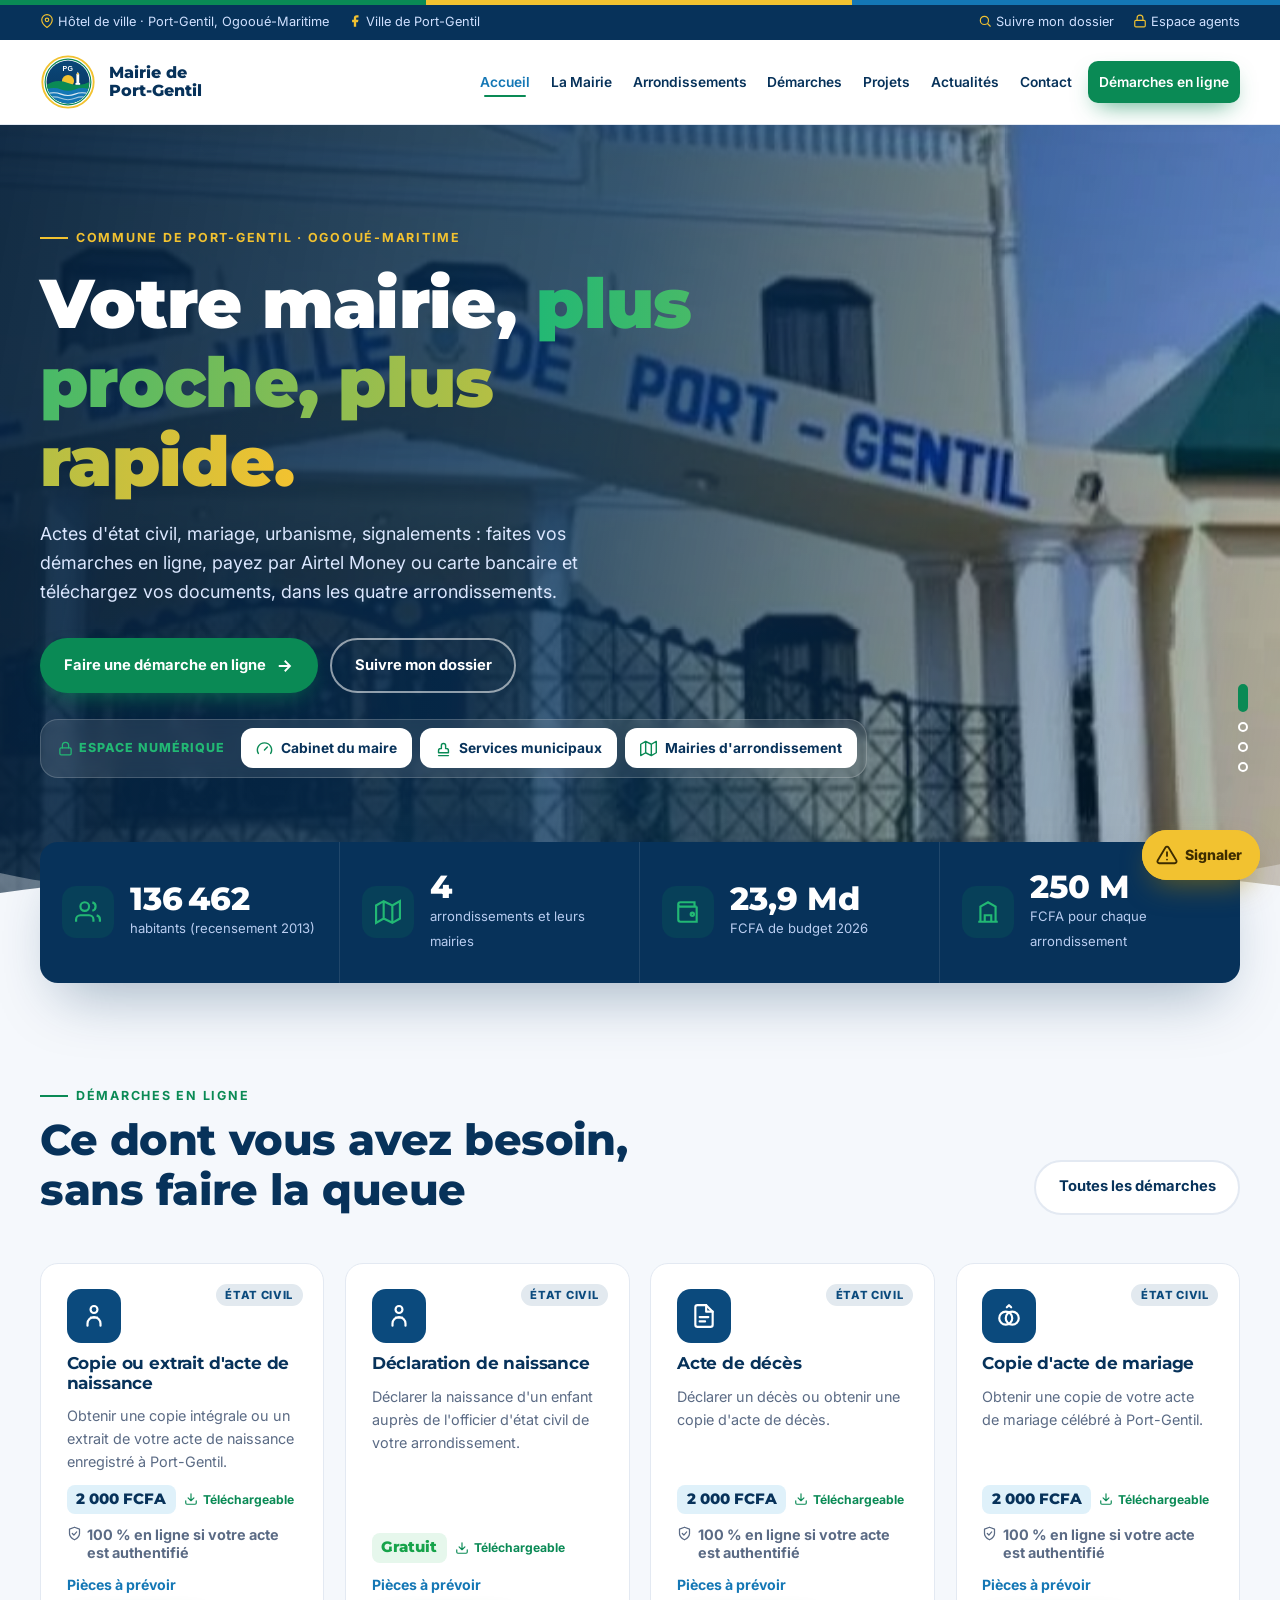
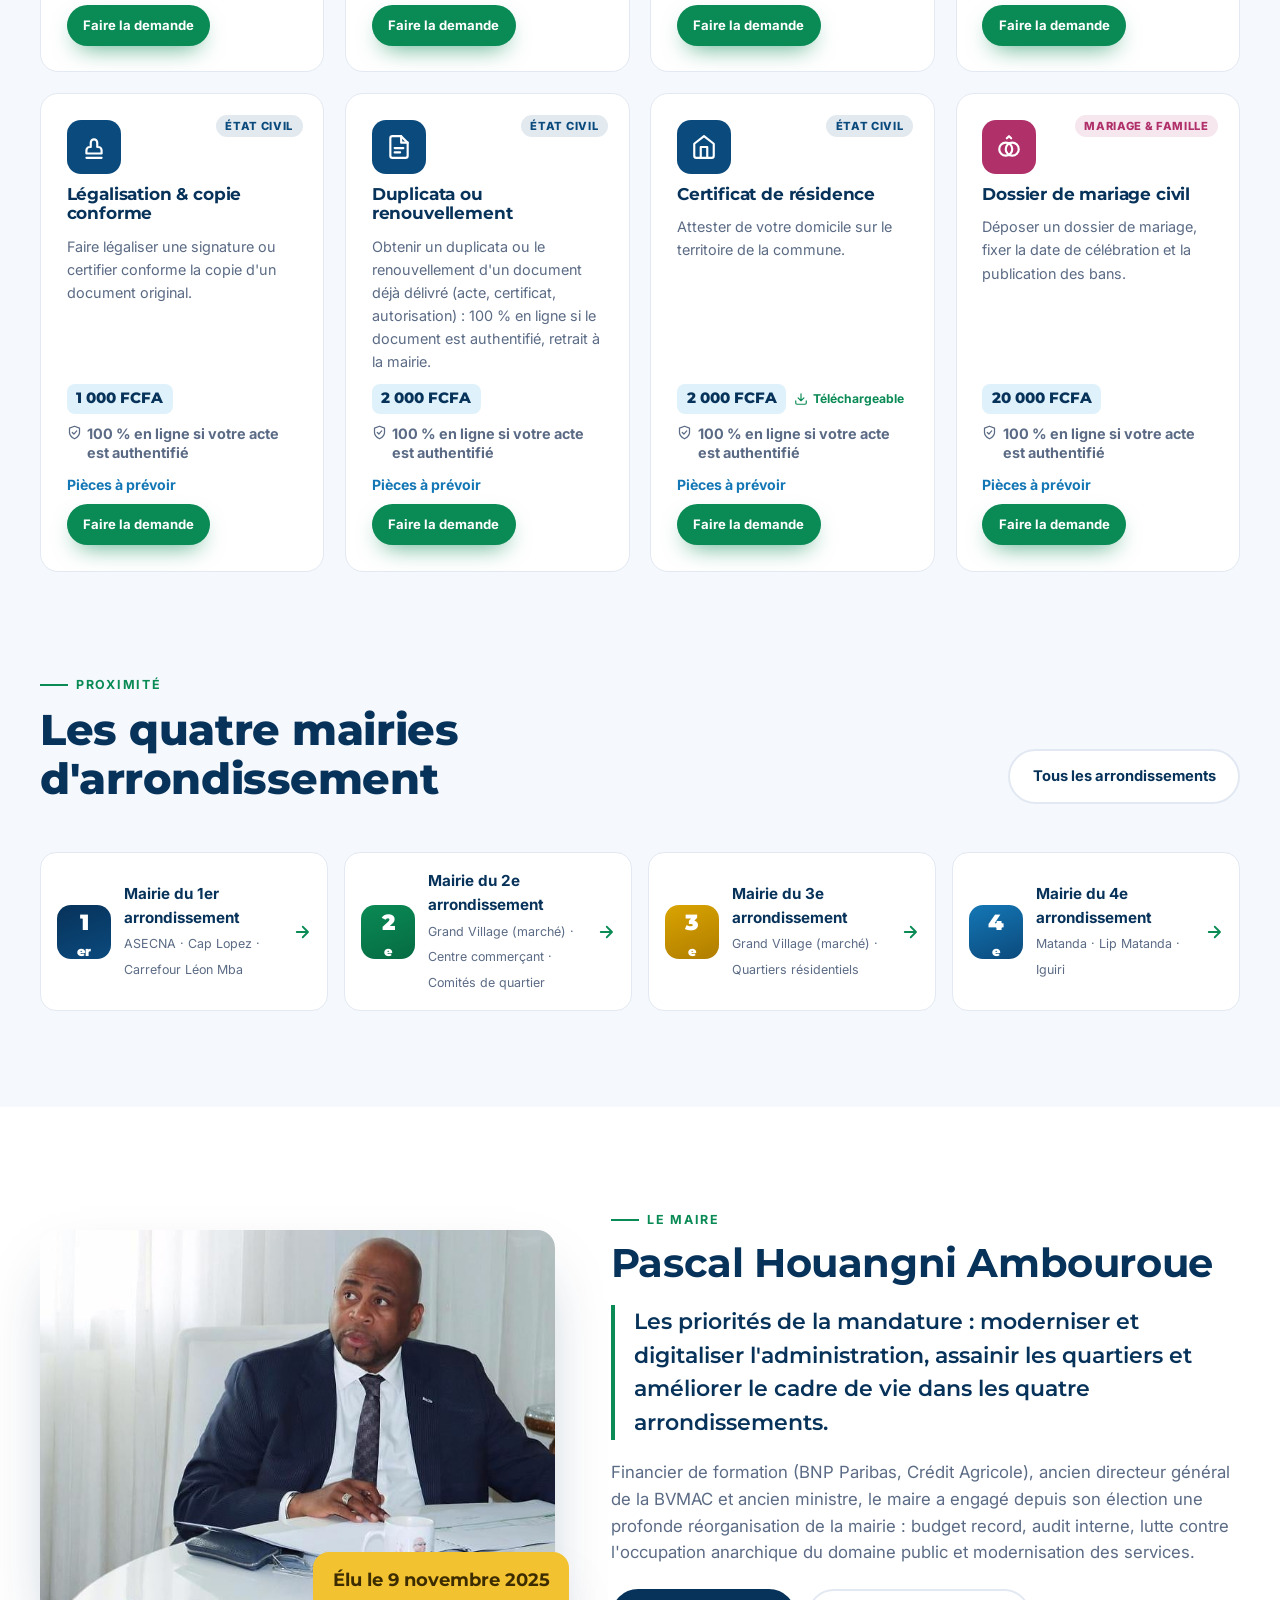
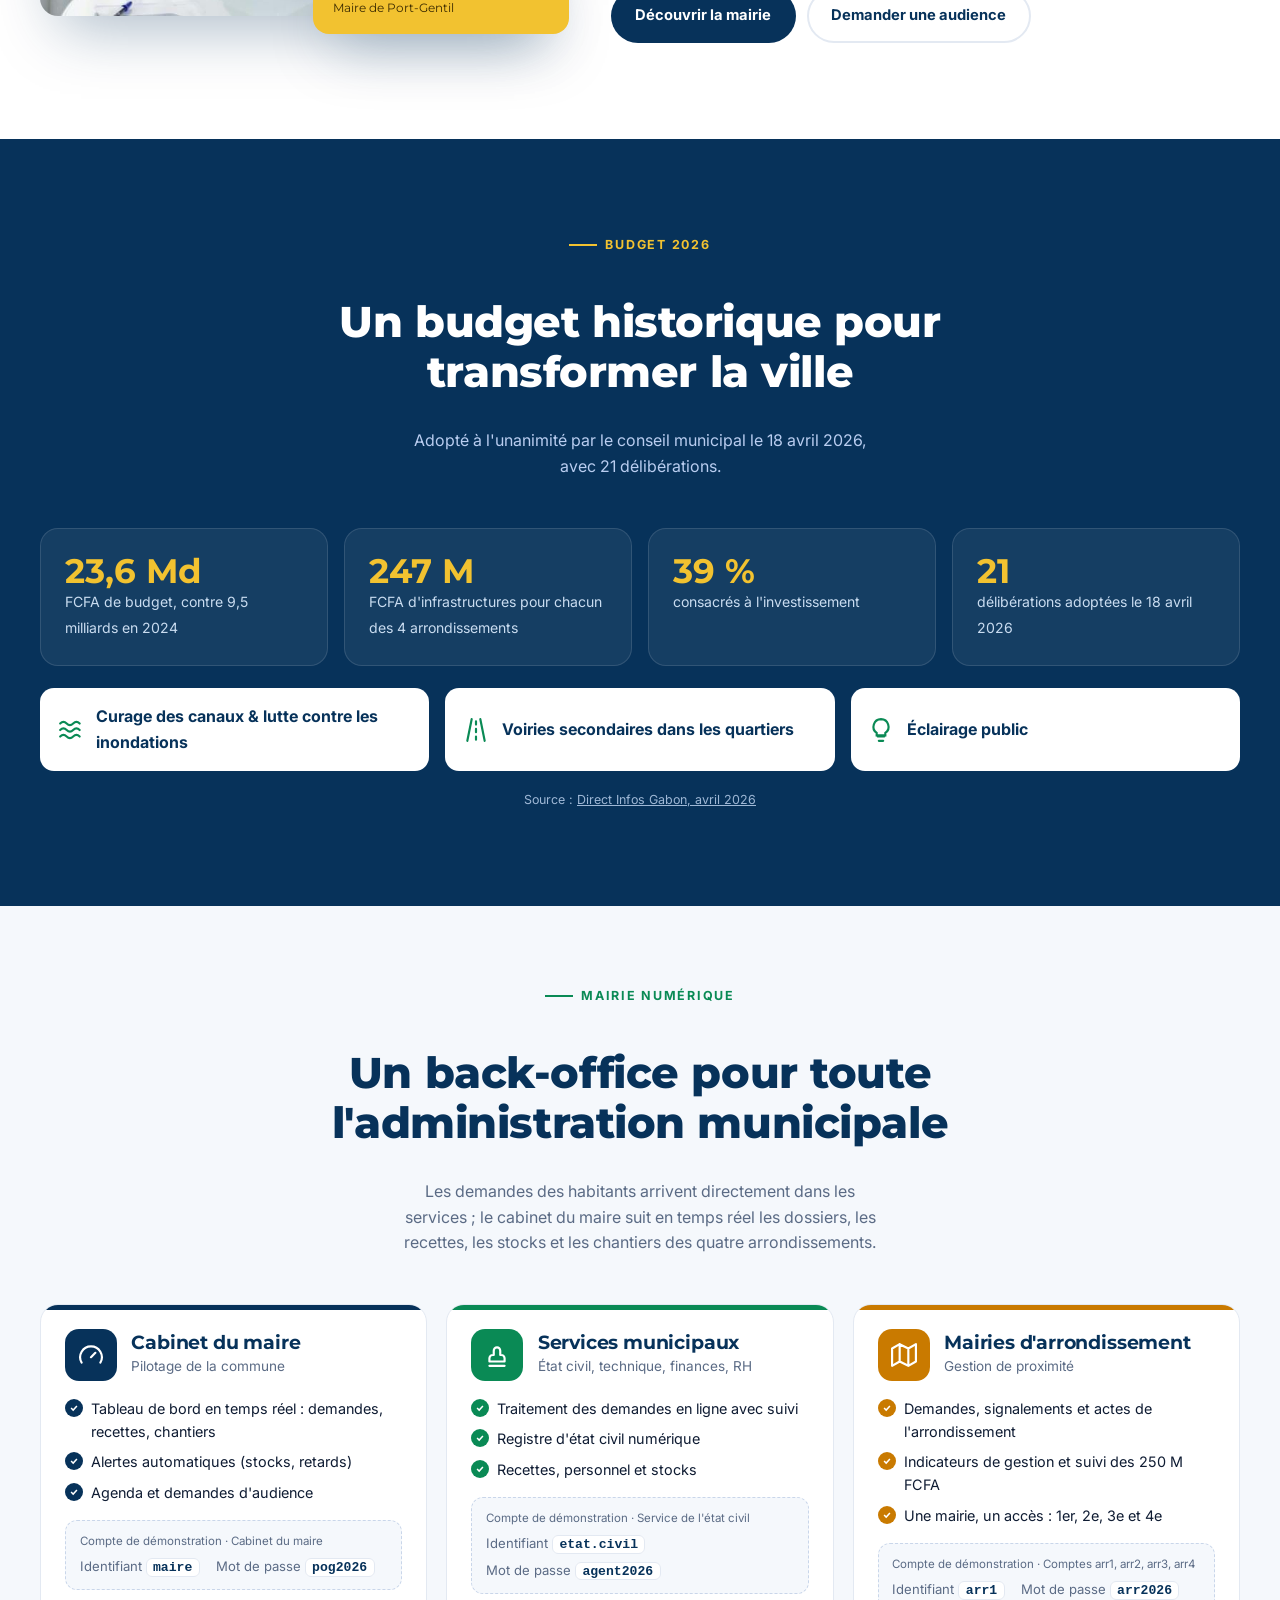
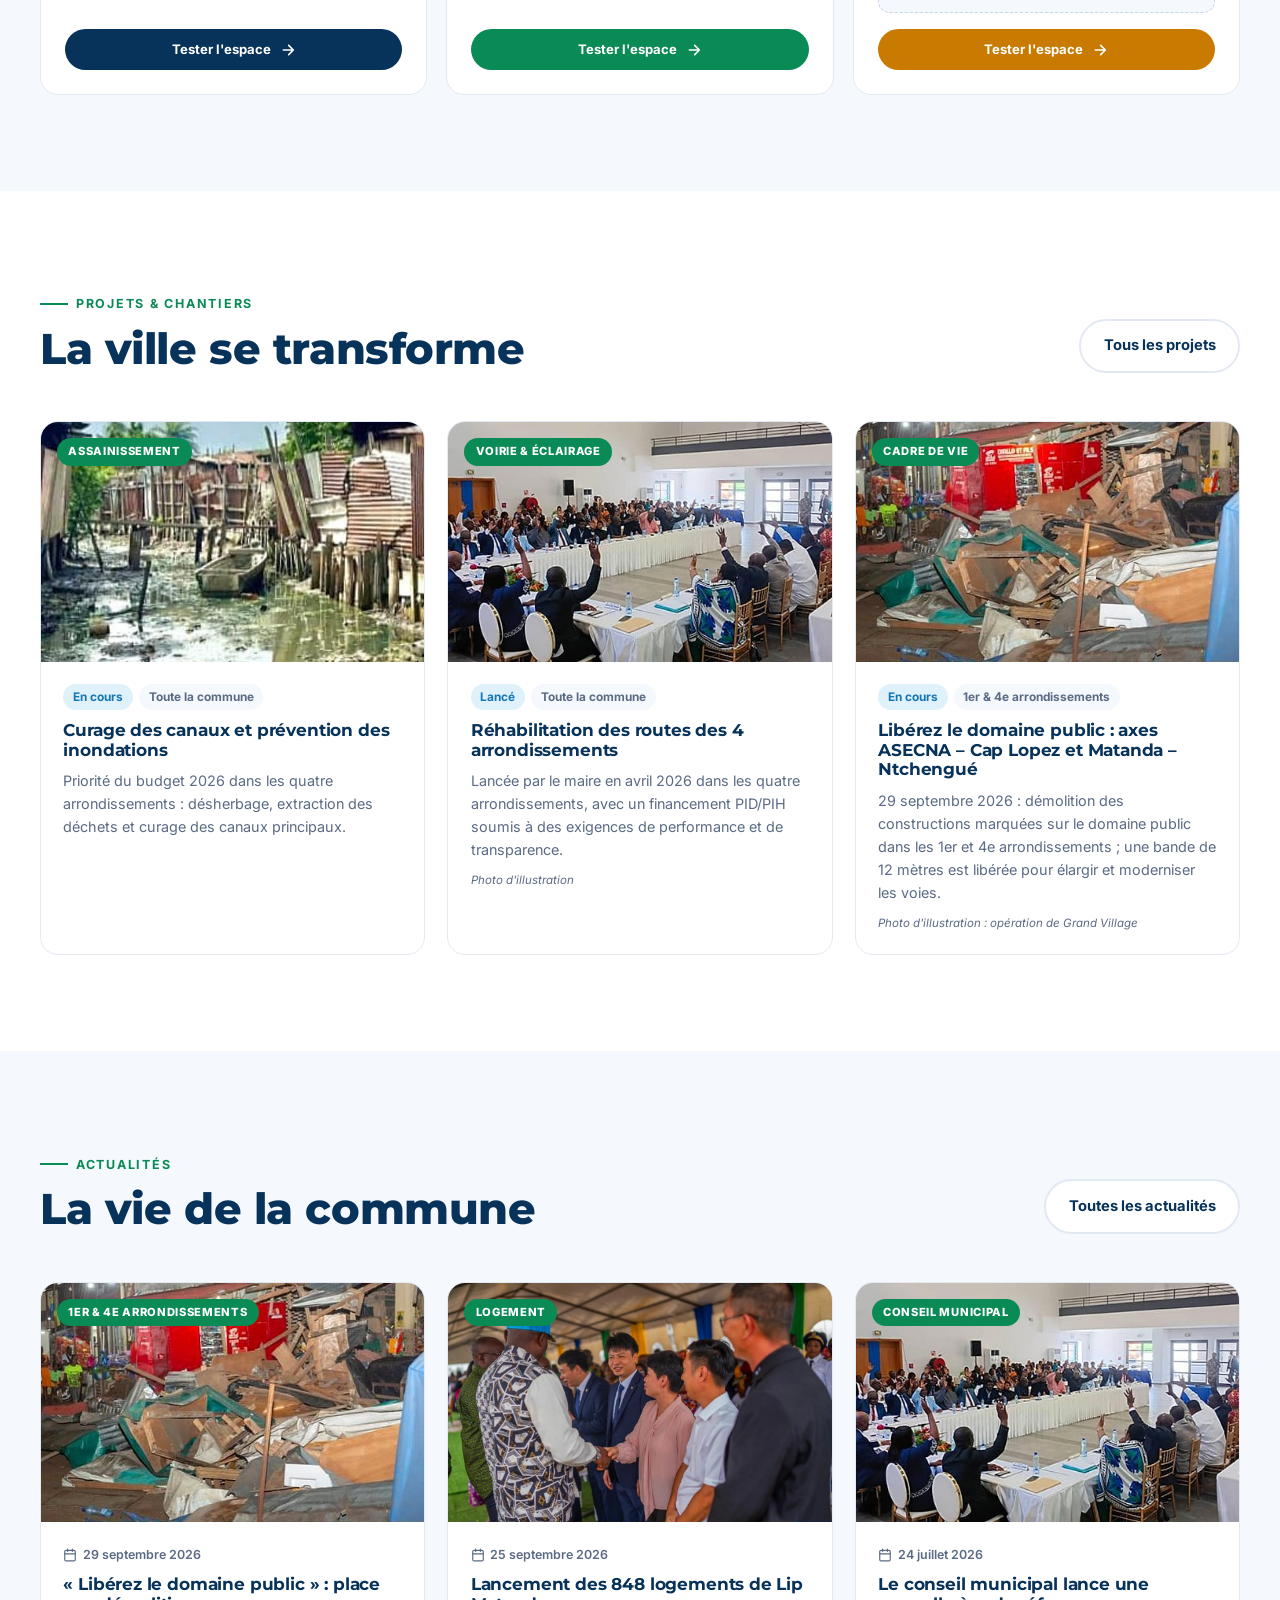
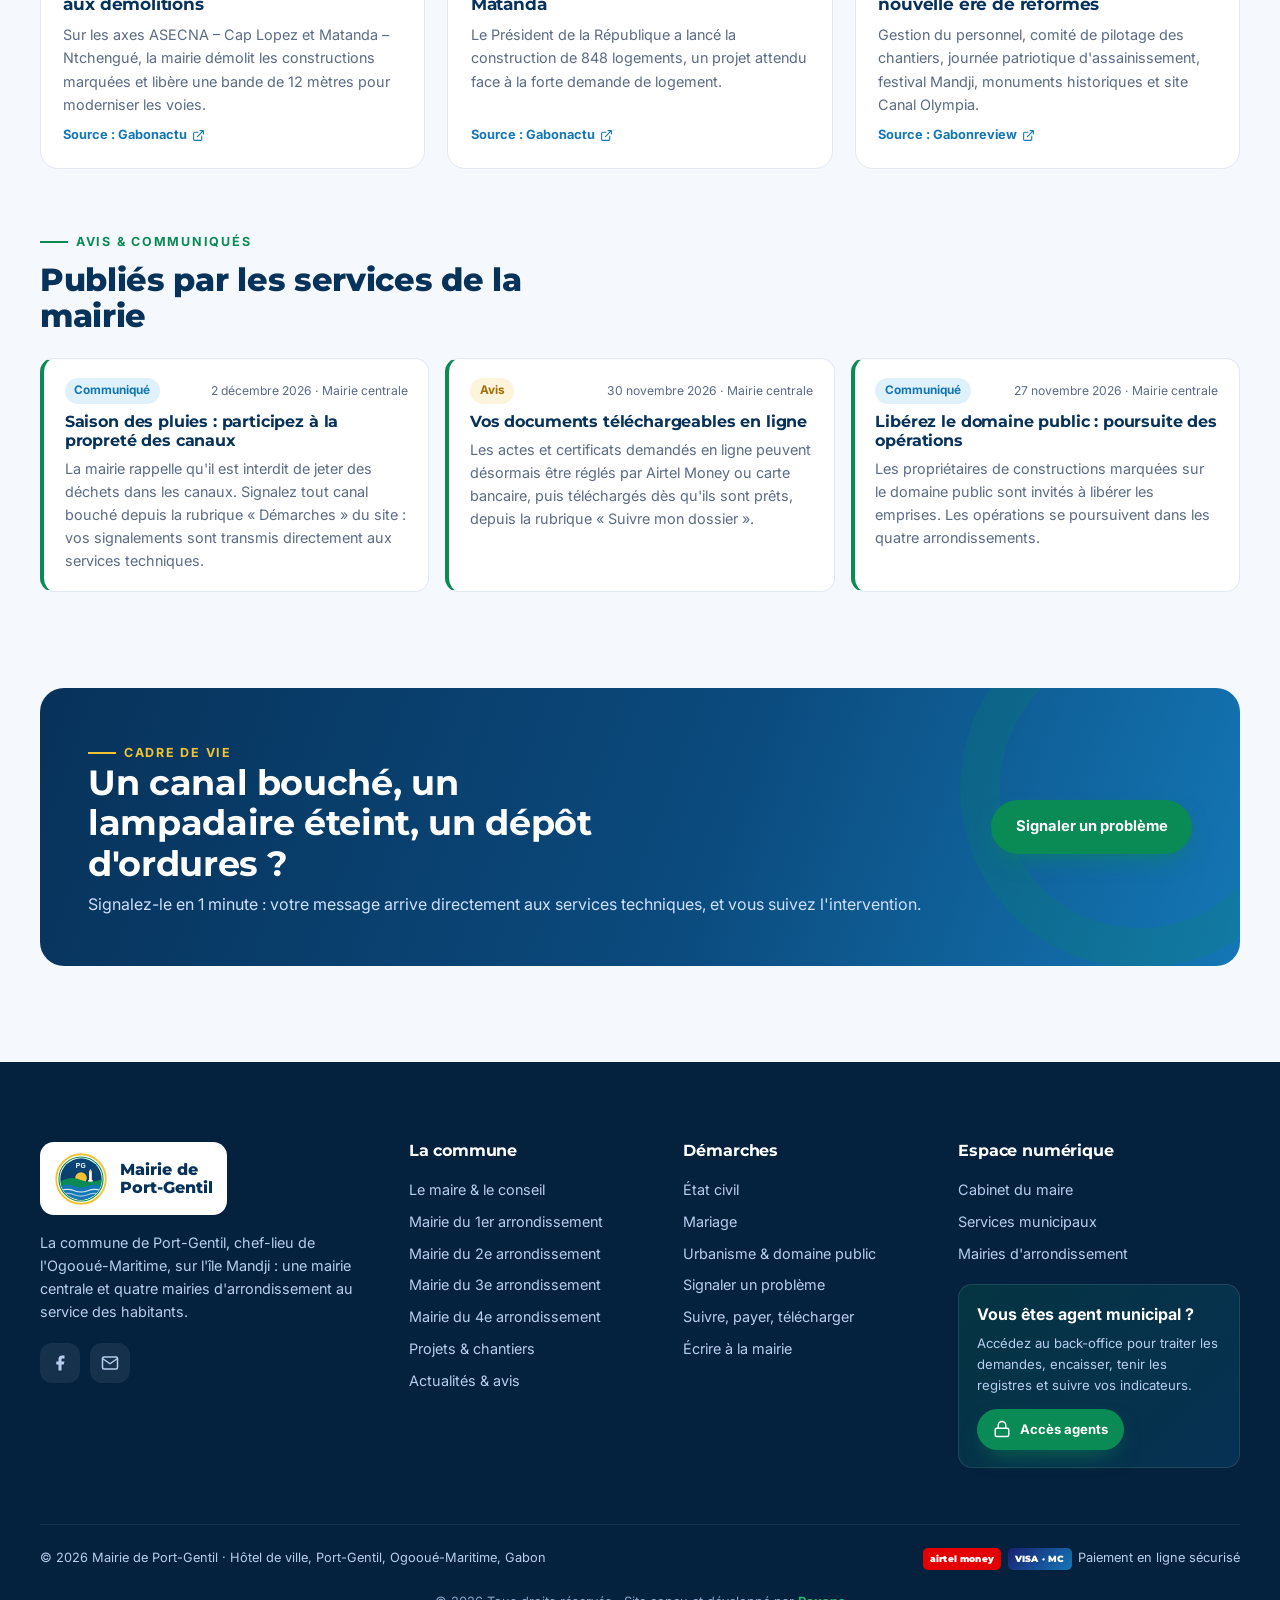
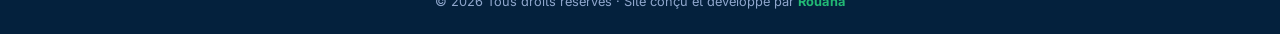
<file: index.html>
<!doctype html>
<html lang="fr">
<head>
<meta charset="utf-8">
<meta name="viewport" content="width=device-width, initial-scale=1">
<meta name="color-scheme" content="only light">
<meta name="theme-color" content="#07325a">
<title>Mairie de Port-Gentil – Démarches en ligne, projets et actualités</title>
<meta name="description" content="Mairie de Port-Gentil (Ogooué-Maritime, Gabon) : démarches d'état civil en ligne, suivi de dossier, signalements, projets des quatre arrondissements et actualités de la commune.">
<meta property="og:title" content="Mairie de Port-Gentil">
<meta property="og:description" content="Une mairie moderne au service des habitants : démarches en ligne, suivi de dossier, projets et actualités.">
<meta property="og:image" content="assets/img/hotel-de-ville.jpg">
<link rel="icon" href="assets/img/logo-pog.svg">
<link rel="preconnect" href="https://fonts.googleapis.com"><link rel="preconnect" href="https://fonts.gstatic.com" crossorigin>
<link href="https://fonts.googleapis.com/css2?family=Inter:wght@400;500;600;700&family=Montserrat:wght@600;700;800;900&display=swap" rel="stylesheet">
<link rel="stylesheet" href="assets/css/style.css">
</head>
<body data-page="index">
<div class="flagbar"></div>
<div id="site-header"></div>

<section class="hero" style="padding:0">
  <div class="hero-slides">
    <figure class="on"><img src="assets/img/hotel-de-ville.jpg" alt="" style="object-position:center 40%"></figure>
    <figure><img src="assets/img/lip-matanda-perspective.jpg" alt=""></figure>
    <figure><img src="assets/img/conseil-municipal.jpg" alt=""></figure>
    <figure><img src="assets/img/lip-matanda-ceremonie.jpg" alt="" style="object-position:70% 30%"></figure>
  </div>
  <div class="wrap">
    <span class="eyebrow rv">Commune de Port-Gentil · Ogooué-Maritime</span>
    <h1 class="rv d1">Votre mairie, <em>plus proche, plus rapide.</em></h1>
    <p class="lead rv d2">Actes d'état civil, mariage, urbanisme, signalements : faites vos démarches en ligne, payez par Airtel Money ou carte bancaire et téléchargez vos documents, dans les quatre arrondissements.</p>
    <div class="cta rv d3">
      <a class="btn btn-orange" href="demarches.html#demande">Faire une démarche en ligne <svg viewBox="0 0 24 24" fill="none" stroke="currentColor" stroke-width="2.4"><path d="M5 12h14M13 5l7 7-7 7"/></svg></a>
      <a class="btn btn-ghost" href="demarches.html#suivi">Suivre mon dossier</a>
    </div>
    <div class="quick rv d3" id="quick-access"></div>
  </div>
  <div class="hero-dots"></div>
  <svg class="wave" viewBox="0 0 1440 110" preserveAspectRatio="none" aria-hidden="true">
    <path d="M0 60 C 240 110 480 10 720 50 S 1200 100 1500 40 V110 H0Z" fill="rgba(245,248,252,.35)"/>
    <path d="M0 80 C 300 40 520 110 760 80 S 1180 40 1500 80 V110 H0Z" fill="#f5f8fc"/>
  </svg>
</section>

<div class="stats"><div class="wrap"><div class="grid">
  <div class="stat"><div class="ic"><svg viewBox="0 0 24 24" fill="none" stroke="currentColor" stroke-width="2"><path d="M17 21v-2a4 4 0 00-4-4H5a4 4 0 00-4 4v2"/><circle cx="9" cy="7" r="4"/><path d="M23 21v-2a4 4 0 00-3-3.87M16 3.13a4 4 0 010 7.75"/></svg></div><div><b data-count="136462">0</b><span>habitants (recensement 2013)</span></div></div>
  <div class="stat"><div class="ic"><svg viewBox="0 0 24 24" fill="none" stroke="currentColor" stroke-width="2"><path d="M1 6v16l7-4 8 4 7-4V2l-7 4-8-4-7 4zM8 2v16M16 6v16"/></svg></div><div><b data-count="4">0</b><span>arrondissements et leurs mairies</span></div></div>
  <div class="stat"><div class="ic"><svg viewBox="0 0 24 24" fill="none" stroke="currentColor" stroke-width="2"><path d="M20 7H5a2 2 0 010-4h13v4M3 5v14a2 2 0 002 2h15V7"/><circle cx="16" cy="14" r="1.5"/></svg></div><div><b data-count="23.9" data-dec="1" data-suffix=" Md">0</b><span>FCFA de budget 2026</span></div></div>
  <div class="stat"><div class="ic"><svg viewBox="0 0 24 24" fill="none" stroke="currentColor" stroke-width="2"><path d="M3 21h18M5 21V7l7-4 7 4v14M9 21v-6h6v6"/></svg></div><div><b data-count="250" data-suffix=" M">0</b><span>FCFA pour chaque arrondissement</span></div></div>
</div></div></div>

<section>
  <div class="wrap">
    <div class="sec-head">
      <div><span class="eyebrow rv">Démarches en ligne</span><h2 class="rv d1">Ce dont vous avez besoin, sans faire la queue</h2></div>
      <a class="btn btn-line rv" href="demarches.html">Toutes les démarches</a>
    </div>
    <div class="cards swipe" id="dem-grid" data-limit="8"></div>
    <p class="swipe-hint">Faites glisser pour voir plus →</p>
  </div>
</section>

<section style="padding-top:0">
  <div class="wrap">
    <div class="sec-head"><div><span class="eyebrow rv">Proximité</span><h2 class="rv d1">Les quatre mairies d'arrondissement</h2></div><a class="btn btn-line rv" href="arrondissements.html">Tous les arrondissements</a></div>
    <div class="arr-minis" id="arr-home"></div>
  </div>
</section>

<section class="bg-white">
  <div class="wrap mot">
    <div class="ph rv"><img src="assets/img/maire-bureau.jpg" alt="Pascal Houangni Ambouroue, maire de Port-Gentil" loading="lazy"><div class="badge"><b>Élu le 9 novembre 2025</b><span>Maire de Port-Gentil</span></div></div>
    <div>
      <span class="eyebrow rv">Le maire</span>
      <h2 class="rv d1" style="font-size:clamp(1.7rem,3.2vw,2.5rem);color:var(--navy);margin-top:.6rem">Pascal Houangni Ambouroue</h2>
      <blockquote class="rv d2">Les priorités de la mandature : moderniser et digitaliser l'administration, assainir les quartiers et améliorer le cadre de vie dans les quatre arrondissements.</blockquote>
      <p class="lead-p rv d2">Financier de formation (BNP Paribas, Crédit Agricole), ancien directeur général de la BVMAC et ancien ministre, le maire a engagé depuis son élection une profonde réorganisation de la mairie : budget record, audit interne, lutte contre l'occupation anarchique du domaine public et modernisation des services.</p>
      <div class="cta rv d3" style="display:flex;gap:.7rem;flex-wrap:wrap;margin-top:1.4rem"><a class="btn btn-navy" href="mairie.html">Découvrir la mairie</a><a class="btn btn-line" href="demarches.html?d=audience#demande">Demander une audience</a></div>
    </div>
  </div>
</section>

<section class="bg-navy">
  <div class="wrap">
    <div class="center"><div class="sec-head"><span class="eyebrow">Budget 2026</span><h2>Un budget historique pour transformer la ville</h2><p>Adopté à l'unanimité par le conseil municipal le 18 avril 2026, avec 21 délibérations.</p></div></div>
    <div class="budget">
      <div class="bcard rv"><b data-count="23.9" data-dec="1" data-suffix=" Md">0</b><span>FCFA de budget, contre 9,5 milliards en 2024</span></div>
      <div class="bcard rv d1"><b data-count="250" data-suffix=" M">0</b><span>FCFA d'infrastructures pour chacun des 4 arrondissements</span></div>
      <div class="bcard rv d2"><b data-count="40" data-suffix=" %">0</b><span>consacrés à l'investissement</span></div>
      <div class="bcard rv d3"><b data-count="21">0</b><span>délibérations adoptées le 18 avril 2026</span></div>
    </div>
    <div class="prio">
      <div class="rv"><svg viewBox="0 0 24 24" fill="none" stroke="currentColor" stroke-width="2" stroke-linecap="round"><path d="M2 12c2-2 4-2 6 0s4 2 6 0 4-2 6 0M2 18c2-2 4-2 6 0s4 2 6 0 4-2 6 0M2 6c2-2 4-2 6 0s4 2 6 0 4-2 6 0"/></svg>Curage des canaux & lutte contre les inondations</div>
      <div class="rv d1"><svg viewBox="0 0 24 24" fill="none" stroke="currentColor" stroke-width="2" stroke-linecap="round"><path d="M4 22L8 2M20 22L16 2M12 4v3M12 11v3M12 18v3"/></svg>Voiries secondaires dans les quartiers</div>
      <div class="rv d2"><svg viewBox="0 0 24 24" fill="none" stroke="currentColor" stroke-width="2" stroke-linecap="round"><path d="M9 18h6M10 22h4M12 2a7 7 0 00-4 12.7V17h8v-2.3A7 7 0 0012 2z"/></svg>Éclairage public</div>
    </div>
    <p class="src-note center">Source : <a href="https://directinfosgabon.com/mairie-de-port-gentil-un-budget-historique-de-24-milliards-de-fcfa-pour-transformer-la-cite-petroliere/" target="_blank" rel="noopener">Direct Infos Gabon, avril 2026</a></p>
  </div>
</section>

<section class="espace-sec" id="espace-numerique">
  <div class="wrap">
    <div class="center"><div class="sec-head"><span class="eyebrow rv">Mairie numérique</span><h2 class="rv d1">Un back-office pour toute l'administration municipale</h2><p class="rv d2">Les demandes des habitants arrivent directement dans les services ; le cabinet du maire suit en temps réel les dossiers, les recettes, les stocks et les chantiers des quatre arrondissements.</p></div></div>
    <div class="access" id="access-cards"></div>
  </div>
</section>

<section class="bg-white">
  <div class="wrap">
    <div class="sec-head">
      <div><span class="eyebrow rv">Projets & chantiers</span><h2 class="rv d1">La ville se transforme</h2></div>
      <a class="btn btn-line rv" href="projets.html">Tous les projets</a>
    </div>
    <div class="news swipe" id="proj-grid" data-limit="3"></div>
    <p class="swipe-hint">Faites glisser pour voir plus →</p>
  </div>
</section>

<section>
  <div class="wrap">
    <div class="sec-head">
      <div><span class="eyebrow rv">Actualités</span><h2 class="rv d1">La vie de la commune</h2></div>
      <a class="btn btn-line rv" href="actualites.html">Toutes les actualités</a>
    </div>
    <div class="news swipe" id="news" data-limit="3"></div>
    <p class="swipe-hint">Faites glisser pour voir plus →</p>
    <div class="sec-head" style="margin:3.5rem 0 1.4rem"><div><span class="eyebrow rv">Avis & communiqués</span><h2 class="rv d1" style="font-size:clamp(1.4rem,2.6vw,2rem)">Publiés par les services de la mairie</h2></div></div>
    <div class="avis-list" id="avis" data-limit="3"></div>
  </div>
</section>

<section style="padding-top:0">
  <div class="wrap">
    <div class="band rv">
      <div><span class="eyebrow">Cadre de vie</span><h2>Un canal bouché, un lampadaire éteint, un dépôt d'ordures ?</h2><p>Signalez-le en 1 minute : votre message arrive directement aux services techniques, et vous suivez l'intervention.</p></div>
      <a class="btn btn-orange" href="demarches.html?d=signalement#demande">Signaler un problème</a>
    </div>
  </div>
</section>

<div id="site-footer"></div>
<script src="assets/js/data.js"></script>
<script src="assets/js/config.js"></script>
<script src="assets/js/store.js"></script>
<script src="assets/js/main.js"></script>
</body>
</html>
</file>
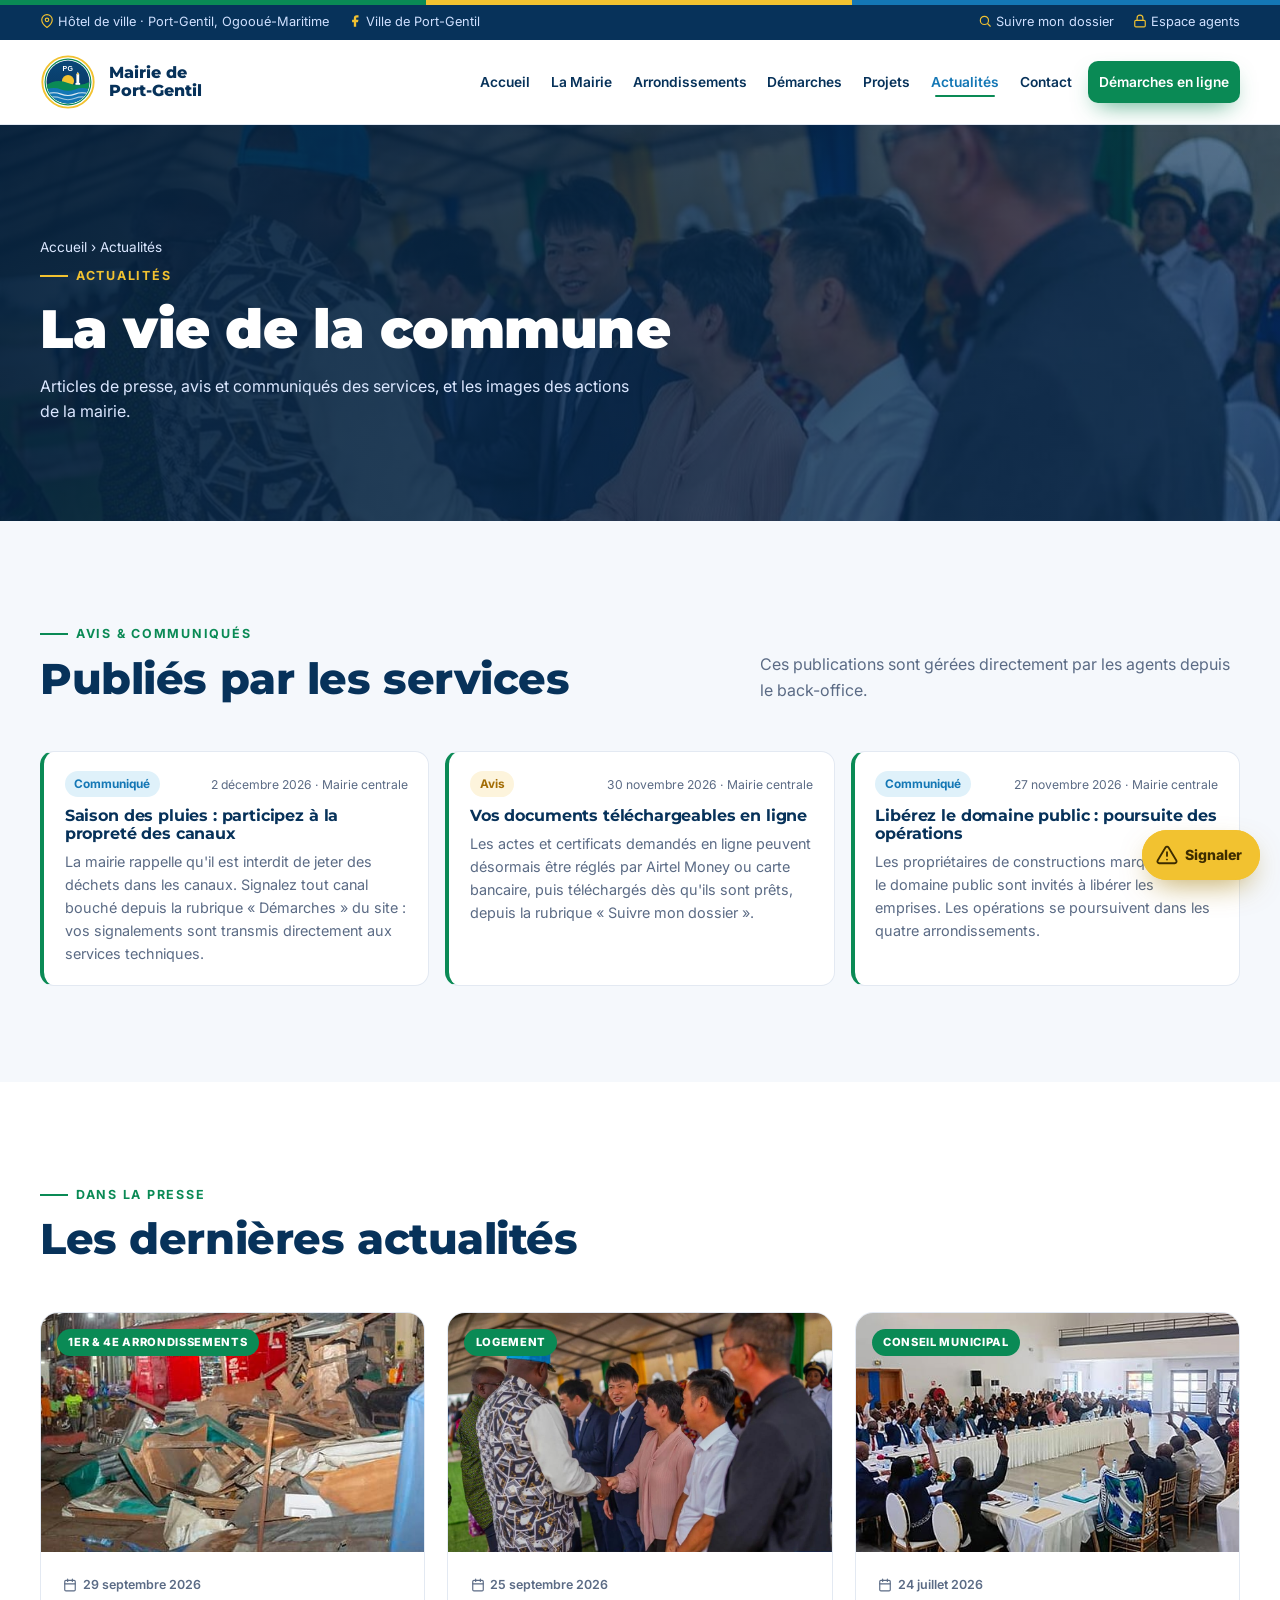
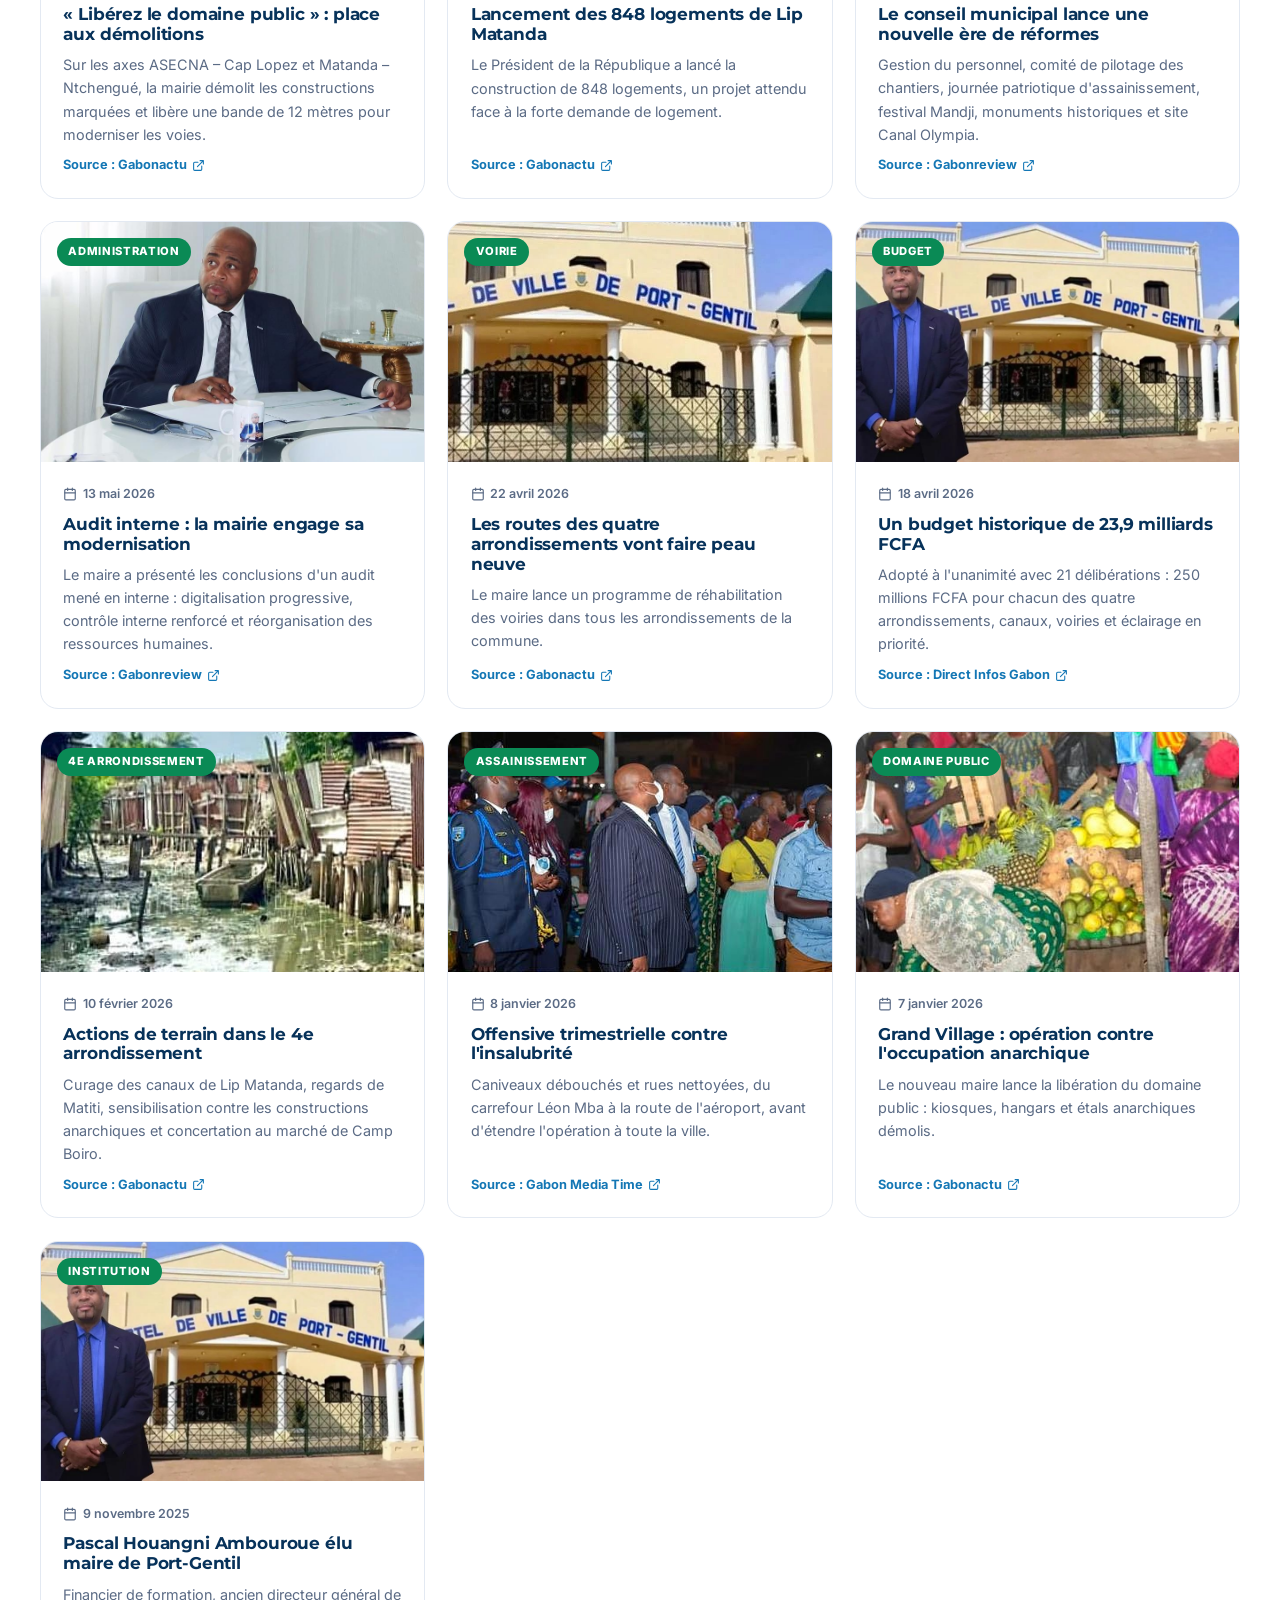
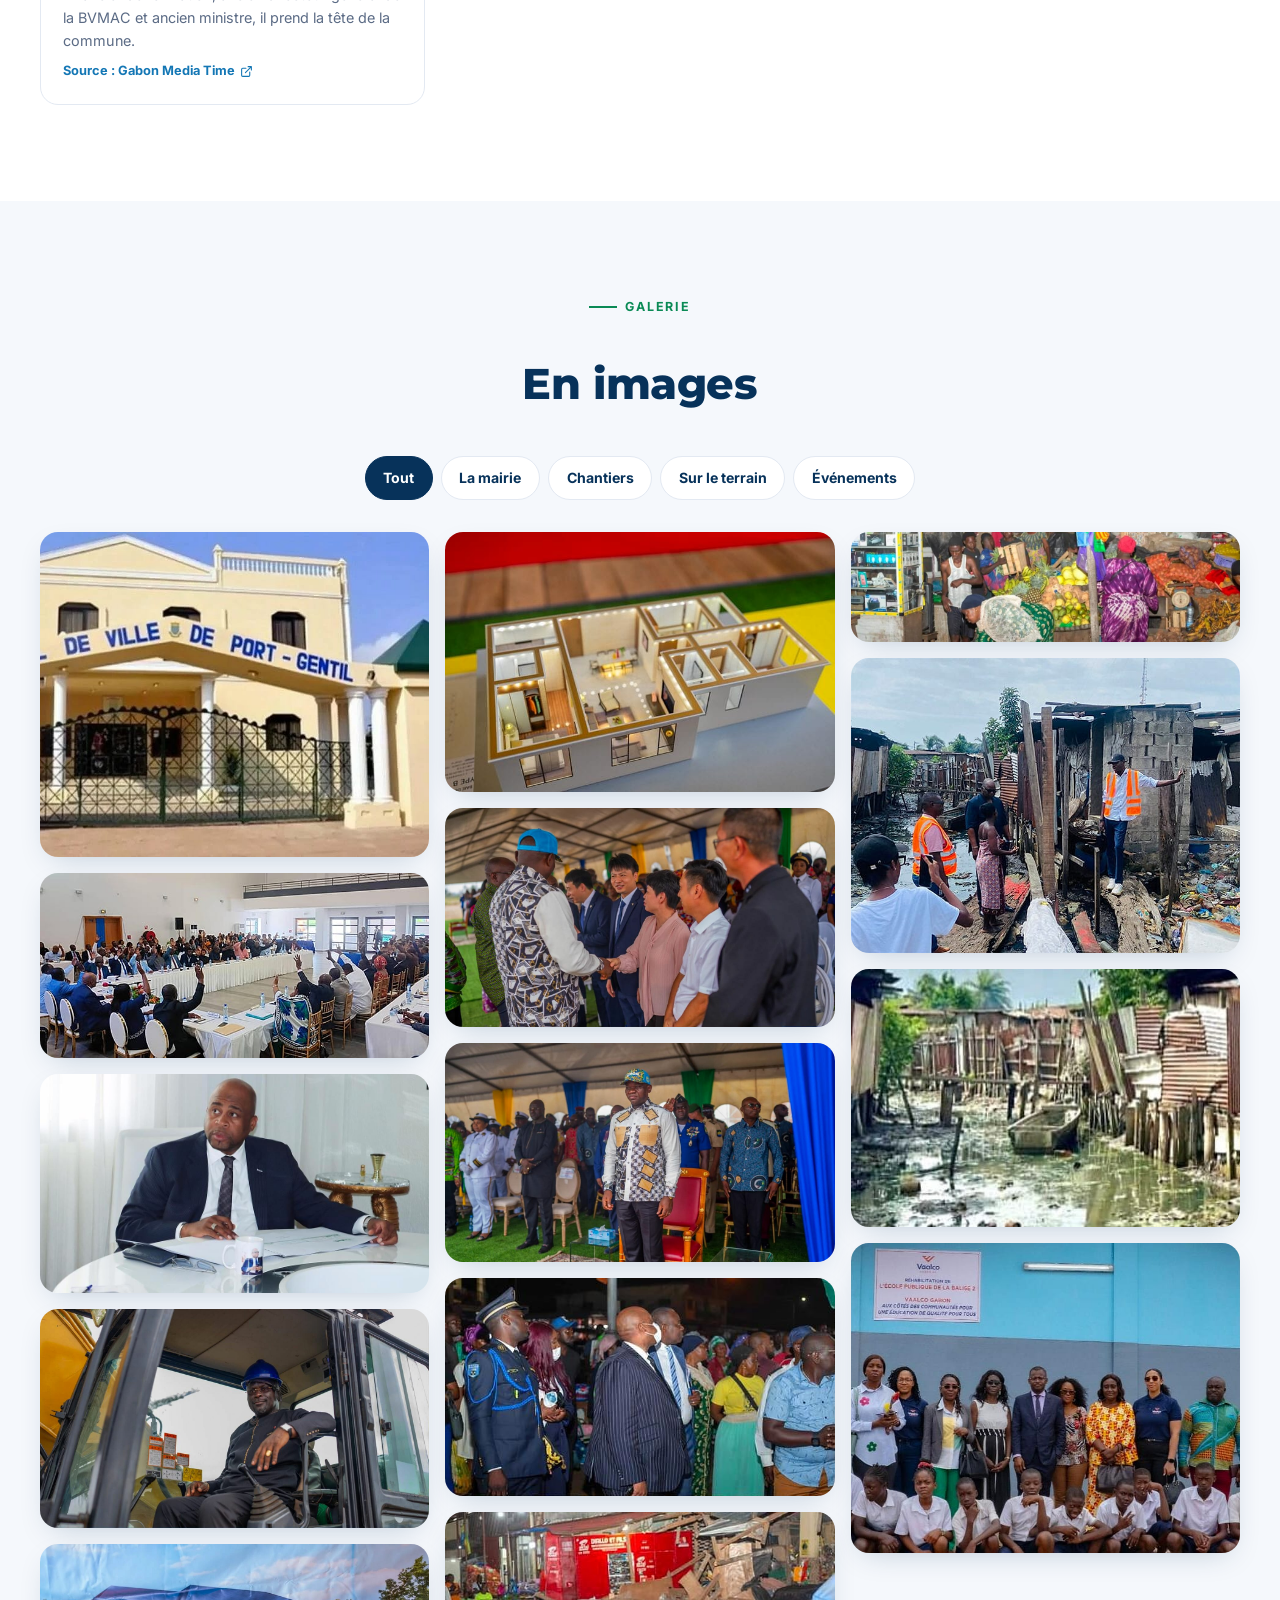
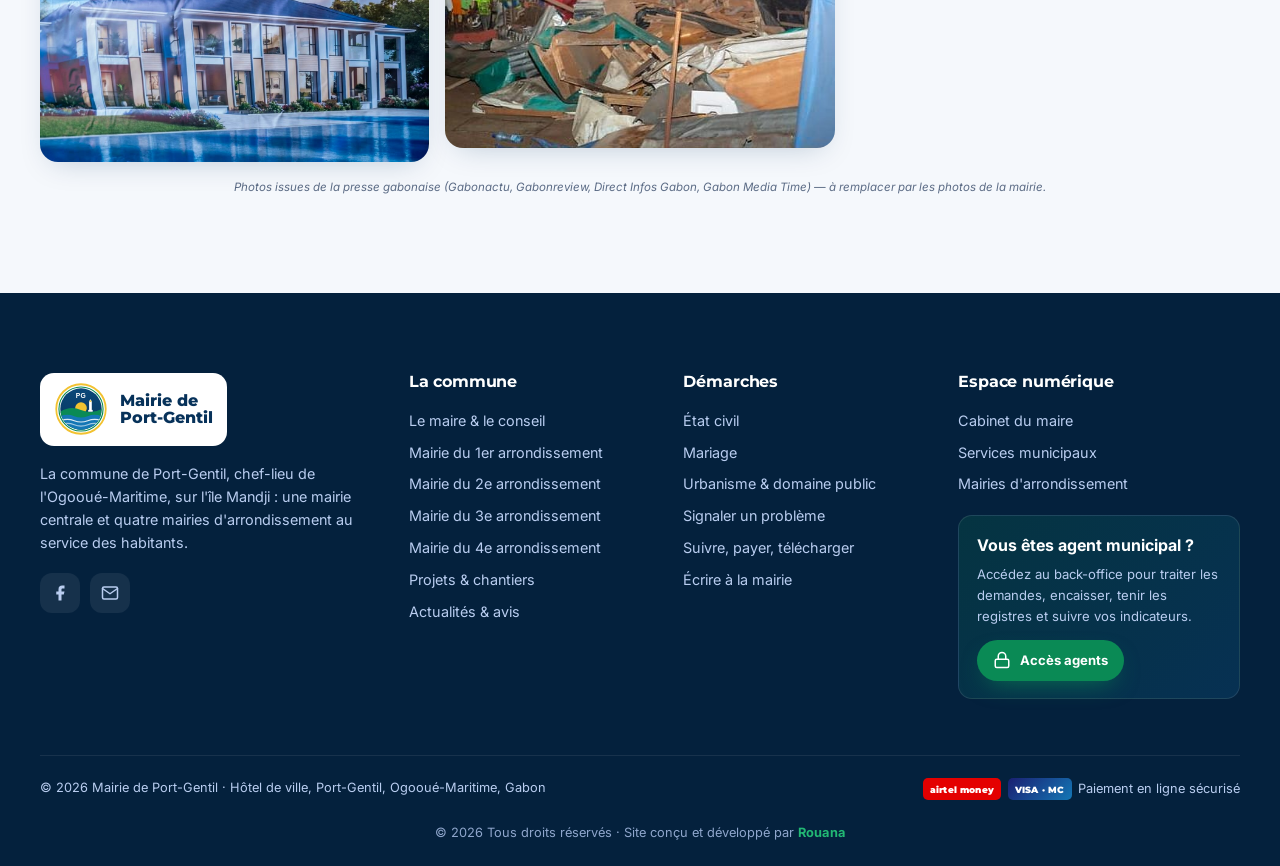
<file: actualites.html>
<!doctype html>
<html lang="fr">
<head>
<meta charset="utf-8">
<meta name="viewport" content="width=device-width, initial-scale=1">
<meta name="color-scheme" content="only light">
<meta name="theme-color" content="#07325a">
<title>Actualités – Mairie de Port-Gentil</title>
<meta name="description" content="Actualités, avis et communiqués de la Mairie de Port-Gentil, galerie photos.">
<meta property="og:title" content="Actualités – Mairie de Port-Gentil">
<meta property="og:description" content="Actualités, avis et communiqués de la Mairie de Port-Gentil, galerie photos.">
<meta property="og:image" content="assets/img/lip-matanda-ceremonie.jpg">
<link rel="icon" href="assets/img/logo-pog.svg">
<link rel="preconnect" href="https://fonts.googleapis.com"><link rel="preconnect" href="https://fonts.gstatic.com" crossorigin>
<link href="https://fonts.googleapis.com/css2?family=Inter:wght@400;500;600;700&family=Montserrat:wght@600;700;800;900&display=swap" rel="stylesheet">
<link rel="stylesheet" href="assets/css/style.css">
</head>
<body data-page="actualites">
<div class="flagbar"></div>
<div id="site-header"></div>

<section class="page-hero">
  <img class="bg" src="assets/img/lip-matanda-ceremonie.jpg" alt="" style="object-position:center 30%">
  <div class="wrap">
    <p class="crumbs"><a href="index.html">Accueil</a> › Actualités</p>
    <span class="eyebrow">Actualités</span>
    <h1>La vie de la commune</h1>
    <p>Articles de presse, avis et communiqués des services, et les images des actions de la mairie.</p>
  </div>
</section>

<section>
  <div class="wrap">
    <div class="sec-head"><div><span class="eyebrow rv">Avis & communiqués</span><h2 class="rv d1">Publiés par les services</h2></div><p class="rv d2">Ces publications sont gérées directement par les agents depuis le back-office.</p></div>
    <div class="avis-list" id="avis"></div>
  </div>
</section>
<section class="bg-white">
  <div class="wrap">
    <div class="sec-head"><div><span class="eyebrow rv">Dans la presse</span><h2 class="rv d1">Les dernières actualités</h2></div></div>
    <div class="news" id="news"></div>
  </div>
</section>
<section>
  <div class="wrap">
    <div class="center"><div class="sec-head"><span class="eyebrow rv">Galerie</span><h2 class="rv d1">En images</h2></div></div>
    <div class="filters" id="gallery-filters"></div>
    <div class="gallery" id="gallery"></div>
    <p class="imgnote center" style="margin-top:1rem">Photos issues de la presse gabonaise (Gabonactu, Gabonreview, Direct Infos Gabon, Gabon Media Time) — à remplacer par les photos de la mairie.</p>
  </div>
</section>

<div id="site-footer"></div>
<script src="assets/js/data.js"></script>
<script src="assets/js/config.js"></script>
<script src="assets/js/store.js"></script>
<script src="assets/js/main.js"></script>
</body>
</html>
</file>
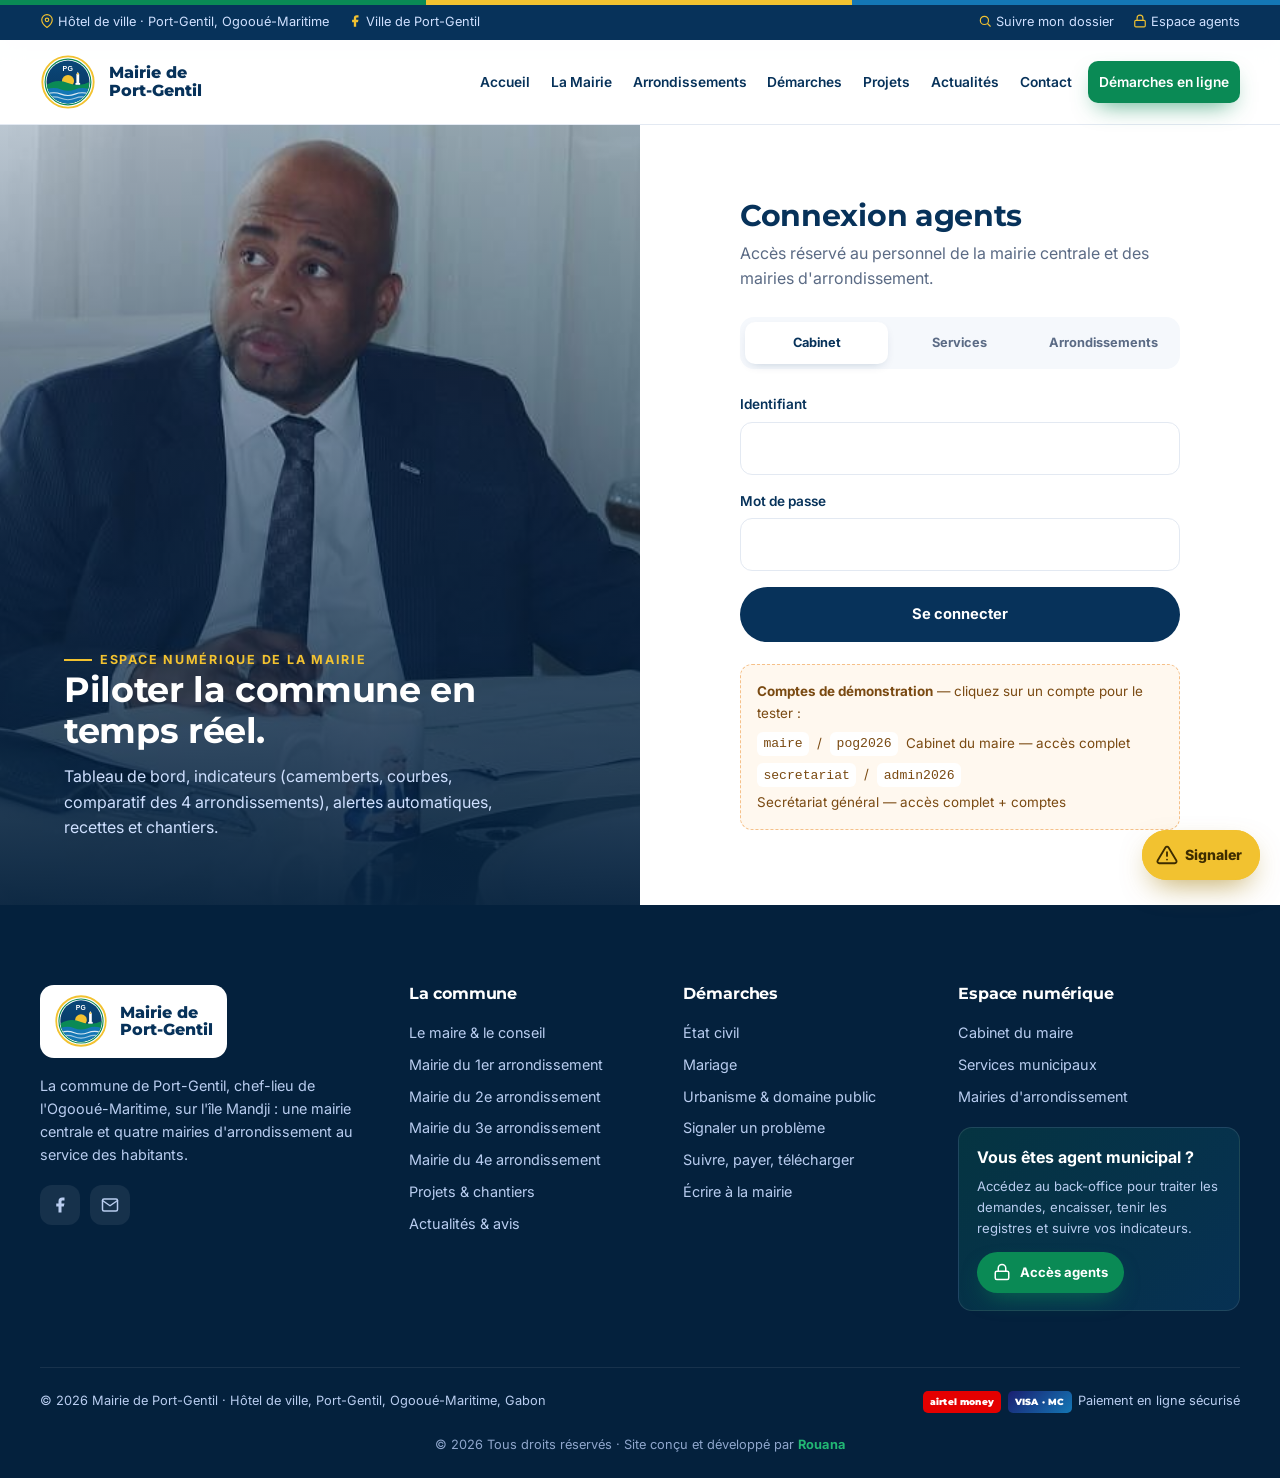
<file: agents.html>
<!doctype html>
<html lang="fr">
<head>
<meta charset="utf-8">
<meta name="viewport" content="width=device-width, initial-scale=1">
<meta name="color-scheme" content="only light">
<meta name="theme-color" content="#07325a">
<title>Back-office – Mairie de Port-Gentil</title>
<meta name="robots" content="noindex">
<link rel="icon" href="assets/img/logo-pog.svg">
<link rel="preconnect" href="https://fonts.googleapis.com"><link rel="preconnect" href="https://fonts.gstatic.com" crossorigin>
<link href="https://fonts.googleapis.com/css2?family=Inter:wght@400;500;600;700&family=Montserrat:wght@600;700;800;900&display=swap" rel="stylesheet">
<link rel="stylesheet" href="assets/css/style.css">
</head>
<body data-page="portal">
<div class="app">
  <aside class="sidebar" id="sb"></aside>
  <main class="app-main">
    <div class="app-top">
      <div style="display:flex;gap:.8rem;align-items:center"><button class="sb-toggle" id="sbt" aria-label="Menu"><svg width="22" height="22" viewBox="0 0 24 24" fill="none" stroke="currentColor" stroke-width="2" stroke-linecap="round"><path d="M3 6h18M3 12h18M3 18h18"/></svg></button><button class="tbtn back" id="vback" hidden aria-label="Retour"><svg viewBox="0 0 24 24" fill="none" stroke="currentColor" stroke-width="2.4" stroke-linecap="round" stroke-linejoin="round"><path d="M19 12H5M12 19l-7-7 7-7"/></svg><span>Retour</span></button><div><h1 id="vt"></h1><p id="vs"></p></div></div>
      <div class="top-actions"><div class="who" id="who"></div><a class="tbtn" href="index.html" title="Retour au site" aria-label="Retour au site"><svg viewBox="0 0 24 24" fill="none" stroke="currentColor" stroke-width="2" stroke-linecap="round" stroke-linejoin="round"><path d="M3 9l9-7 9 7v11a2 2 0 01-2 2H5a2 2 0 01-2-2z"/><path d="M9 22V12h6v10"/></svg><span>Site</span></a><button class="tbtn out" id="quit" title="Se déconnecter et quitter" aria-label="Sortir"><svg viewBox="0 0 24 24" fill="none" stroke="currentColor" stroke-width="2" stroke-linecap="round" stroke-linejoin="round"><path d="M9 21H5a2 2 0 01-2-2V5a2 2 0 012-2h4M16 17l5-5-5-5M21 12H9"/></svg><span>Sortir</span></button></div>
    </div>
    <div id="views"></div>
    <p class="notice"></p>
  </main>
</div>
<script src="assets/js/data.js"></script>
<script src="assets/js/config.js"></script>
<script src="assets/js/store.js"></script>
<script src="assets/js/main.js"></script>
<script src="assets/js/portal.js"></script>
<script>P.boot();</script>
</body>
</html>
</file>
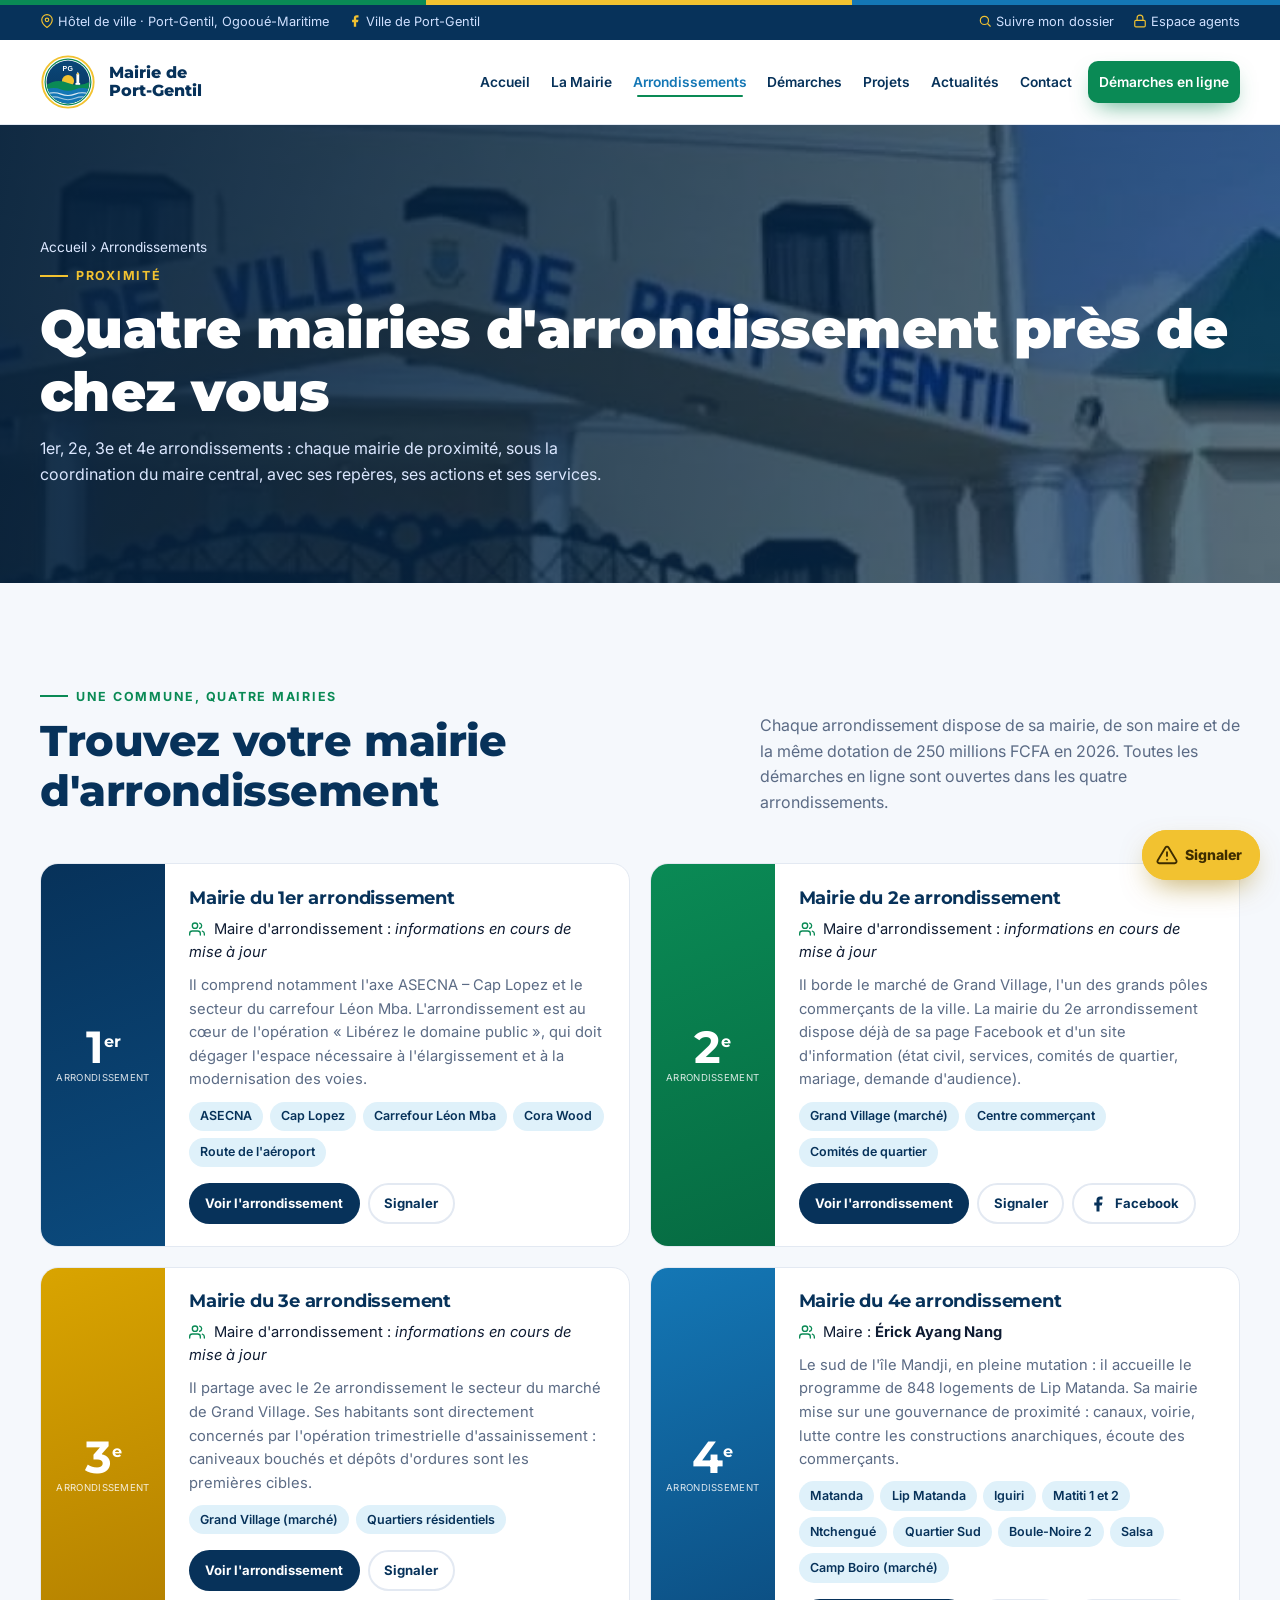
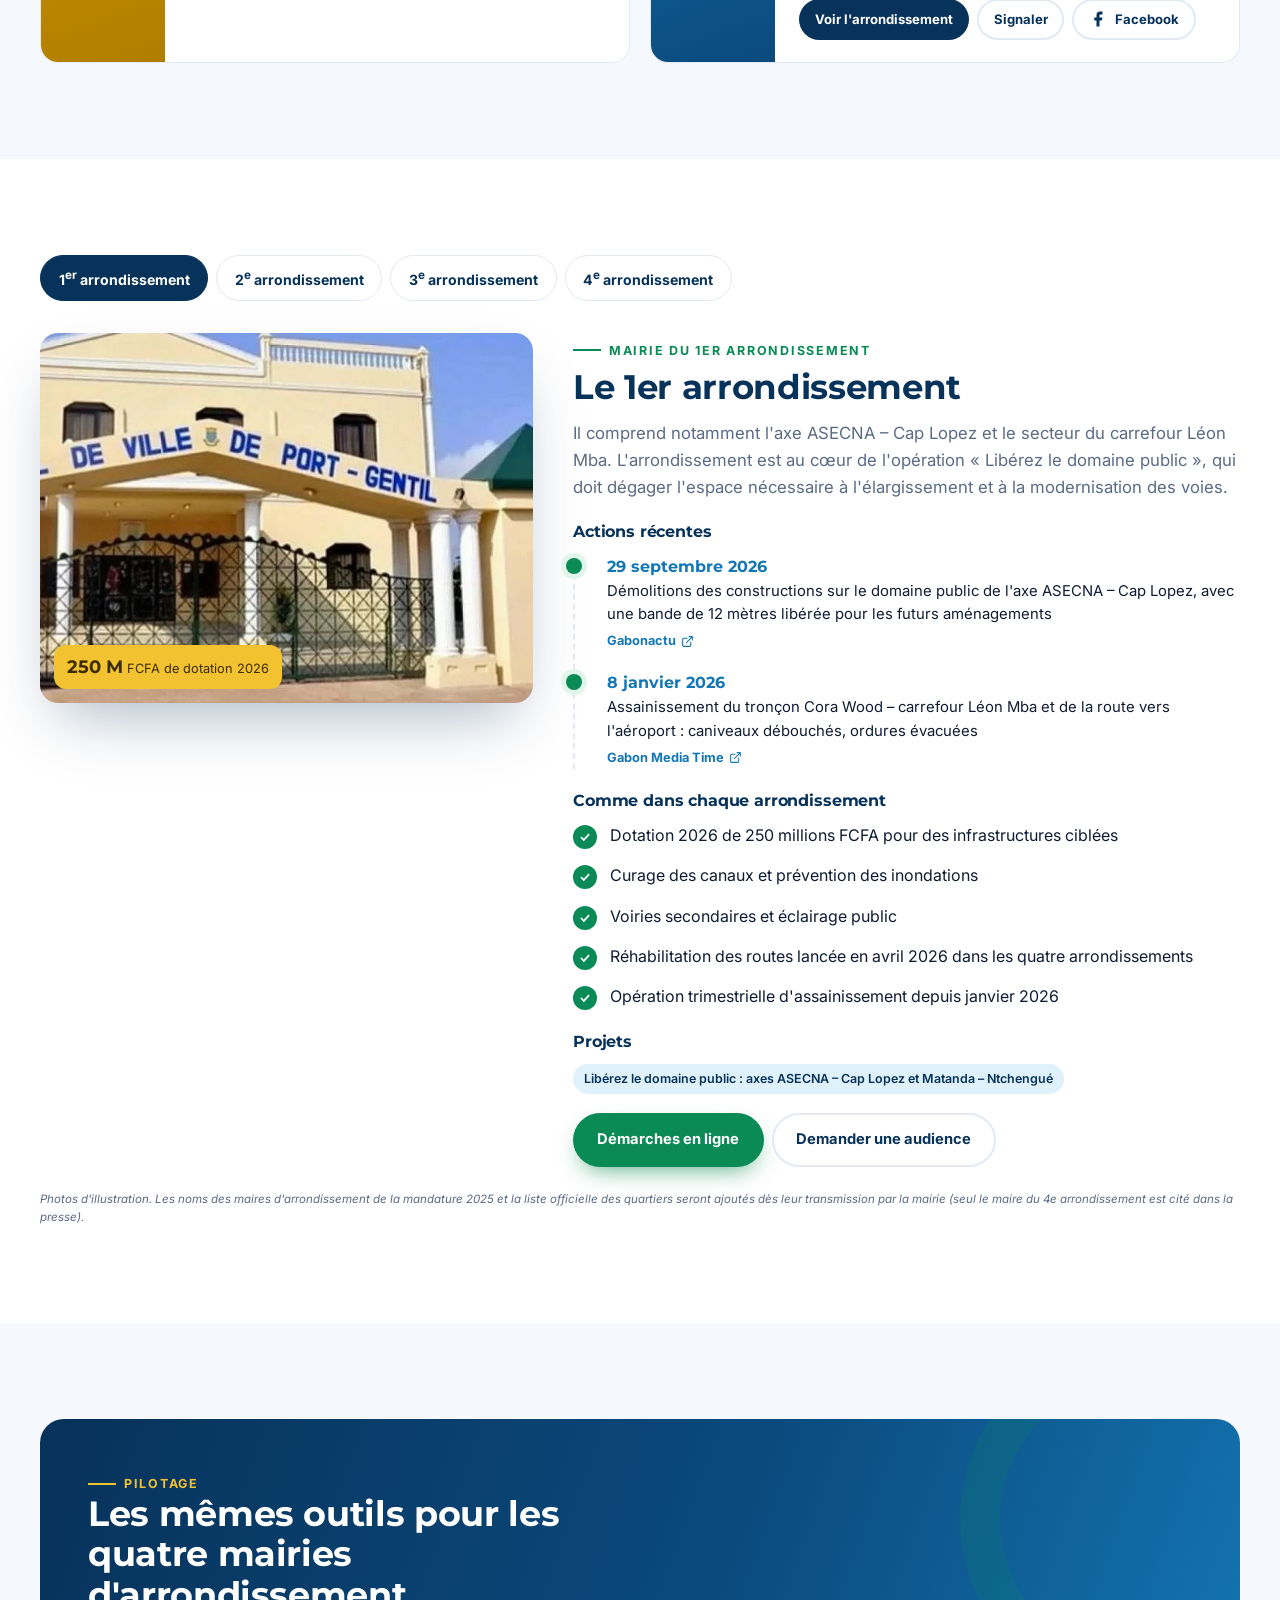
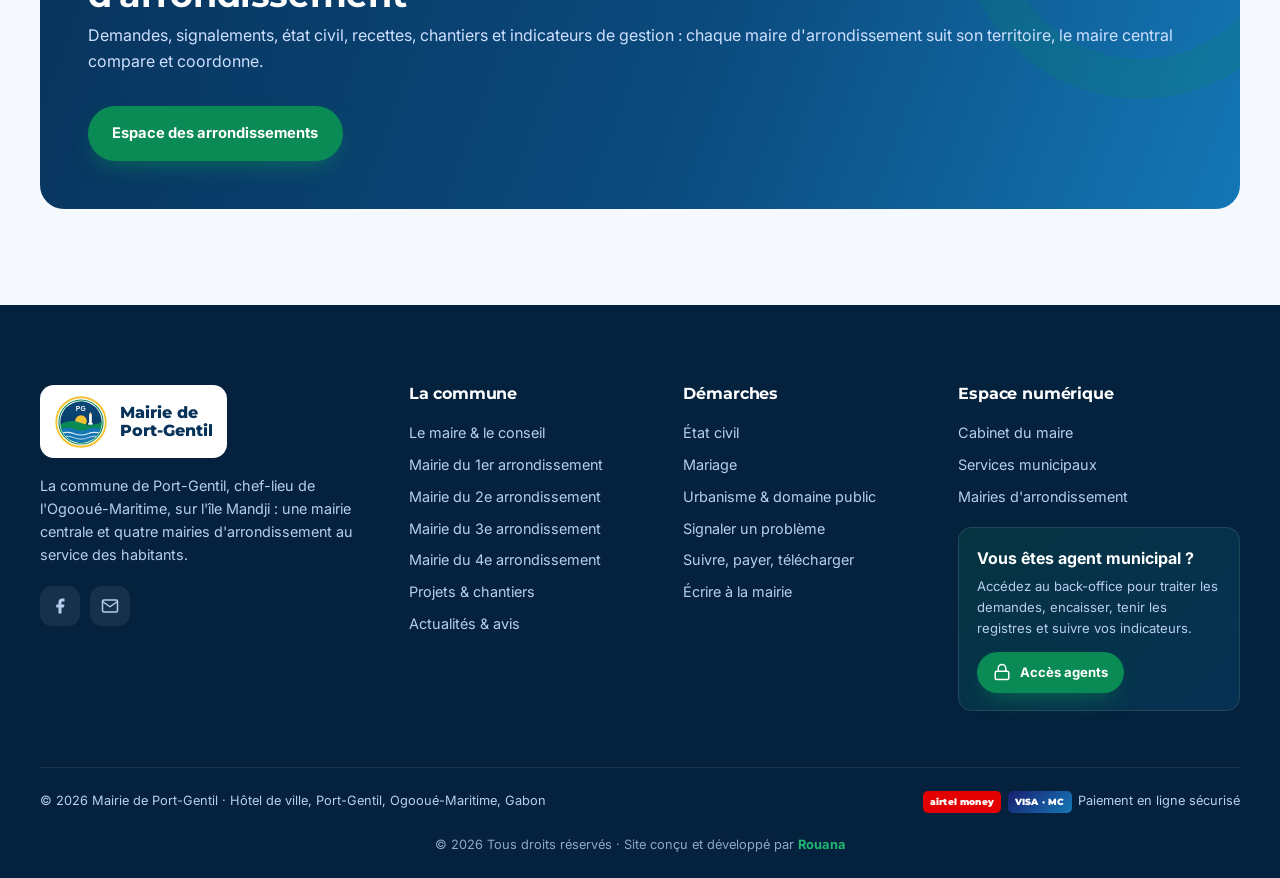
<file: arrondissements.html>
<!doctype html>
<html lang="fr">
<head>
<meta charset="utf-8">
<meta name="viewport" content="width=device-width, initial-scale=1">
<meta name="color-scheme" content="only light">
<meta name="theme-color" content="#07325a">
<title>Les arrondissements – Mairie de Port-Gentil</title>
<meta name="description" content="Les quatre mairies d'arrondissement de Port-Gentil : maires, quartiers, démarches de proximité.">
<meta property="og:title" content="Les arrondissements – Mairie de Port-Gentil">
<meta property="og:description" content="Les quatre mairies d'arrondissement de Port-Gentil : maires, quartiers, démarches de proximité.">
<meta property="og:image" content="assets/img/terrain-4e.jpg">
<link rel="icon" href="assets/img/logo-pog.svg">
<link rel="preconnect" href="https://fonts.googleapis.com"><link rel="preconnect" href="https://fonts.gstatic.com" crossorigin>
<link href="https://fonts.googleapis.com/css2?family=Inter:wght@400;500;600;700&family=Montserrat:wght@600;700;800;900&display=swap" rel="stylesheet">
<link rel="stylesheet" href="assets/css/style.css">
</head>
<body data-page="arrondissements">
<div class="flagbar"></div>
<div id="site-header"></div>

<section class="page-hero">
  <img class="bg" src="assets/img/hotel-de-ville.jpg" alt="" style="object-position:center 30%">
  <div class="wrap">
    <p class="crumbs"><a href="index.html">Accueil</a> › Arrondissements</p>
    <span class="eyebrow">Proximité</span>
    <h1>Quatre mairies d'arrondissement près de chez vous</h1>
    <p>1er, 2e, 3e et 4e arrondissements : chaque mairie de proximité, sous la coordination du maire central, avec ses repères, ses actions et ses services.</p>
  </div>
</section>

<section>
  <div class="wrap">
    <div class="sec-head"><div><span class="eyebrow rv">Une commune, quatre mairies</span><h2 class="rv d1">Trouvez votre mairie d'arrondissement</h2></div><p class="rv d2">Chaque arrondissement dispose de sa mairie, de son maire et de la même dotation de 250 millions FCFA en 2026. Toutes les démarches en ligne sont ouvertes dans les quatre arrondissements.</p></div>
    <div class="arr-grid" id="arr-grid"></div>
  </div>
</section>
<section class="bg-white" id="focus-sec">
  <div class="wrap">
    <div class="tabs" id="arr-tabs"></div>
    <div id="arr-focus"></div>
    <p class="imgnote" style="margin-top:1.4rem">Photos d'illustration. Les noms des maires d'arrondissement de la mandature 2025 et la liste officielle des quartiers seront ajoutés dès leur transmission par la mairie (seul le maire du 4e arrondissement est cité dans la presse).</p>
  </div>
</section>
<section>
  <div class="wrap">
    <div class="band rv">
      <div><span class="eyebrow">Pilotage</span><h2>Les mêmes outils pour les quatre mairies d'arrondissement</h2><p>Demandes, signalements, état civil, recettes, chantiers et indicateurs de gestion : chaque maire d'arrondissement suit son territoire, le maire central compare et coordonne.</p></div>
      <a class="btn btn-orange" href="espace.html?role=arrondissement">Espace des arrondissements</a>
    </div>
  </div>
</section>

<div id="site-footer"></div>
<script src="assets/js/data.js"></script>
<script src="assets/js/config.js"></script>
<script src="assets/js/store.js"></script>
<script src="assets/js/main.js"></script>
</body>
</html>
</file>
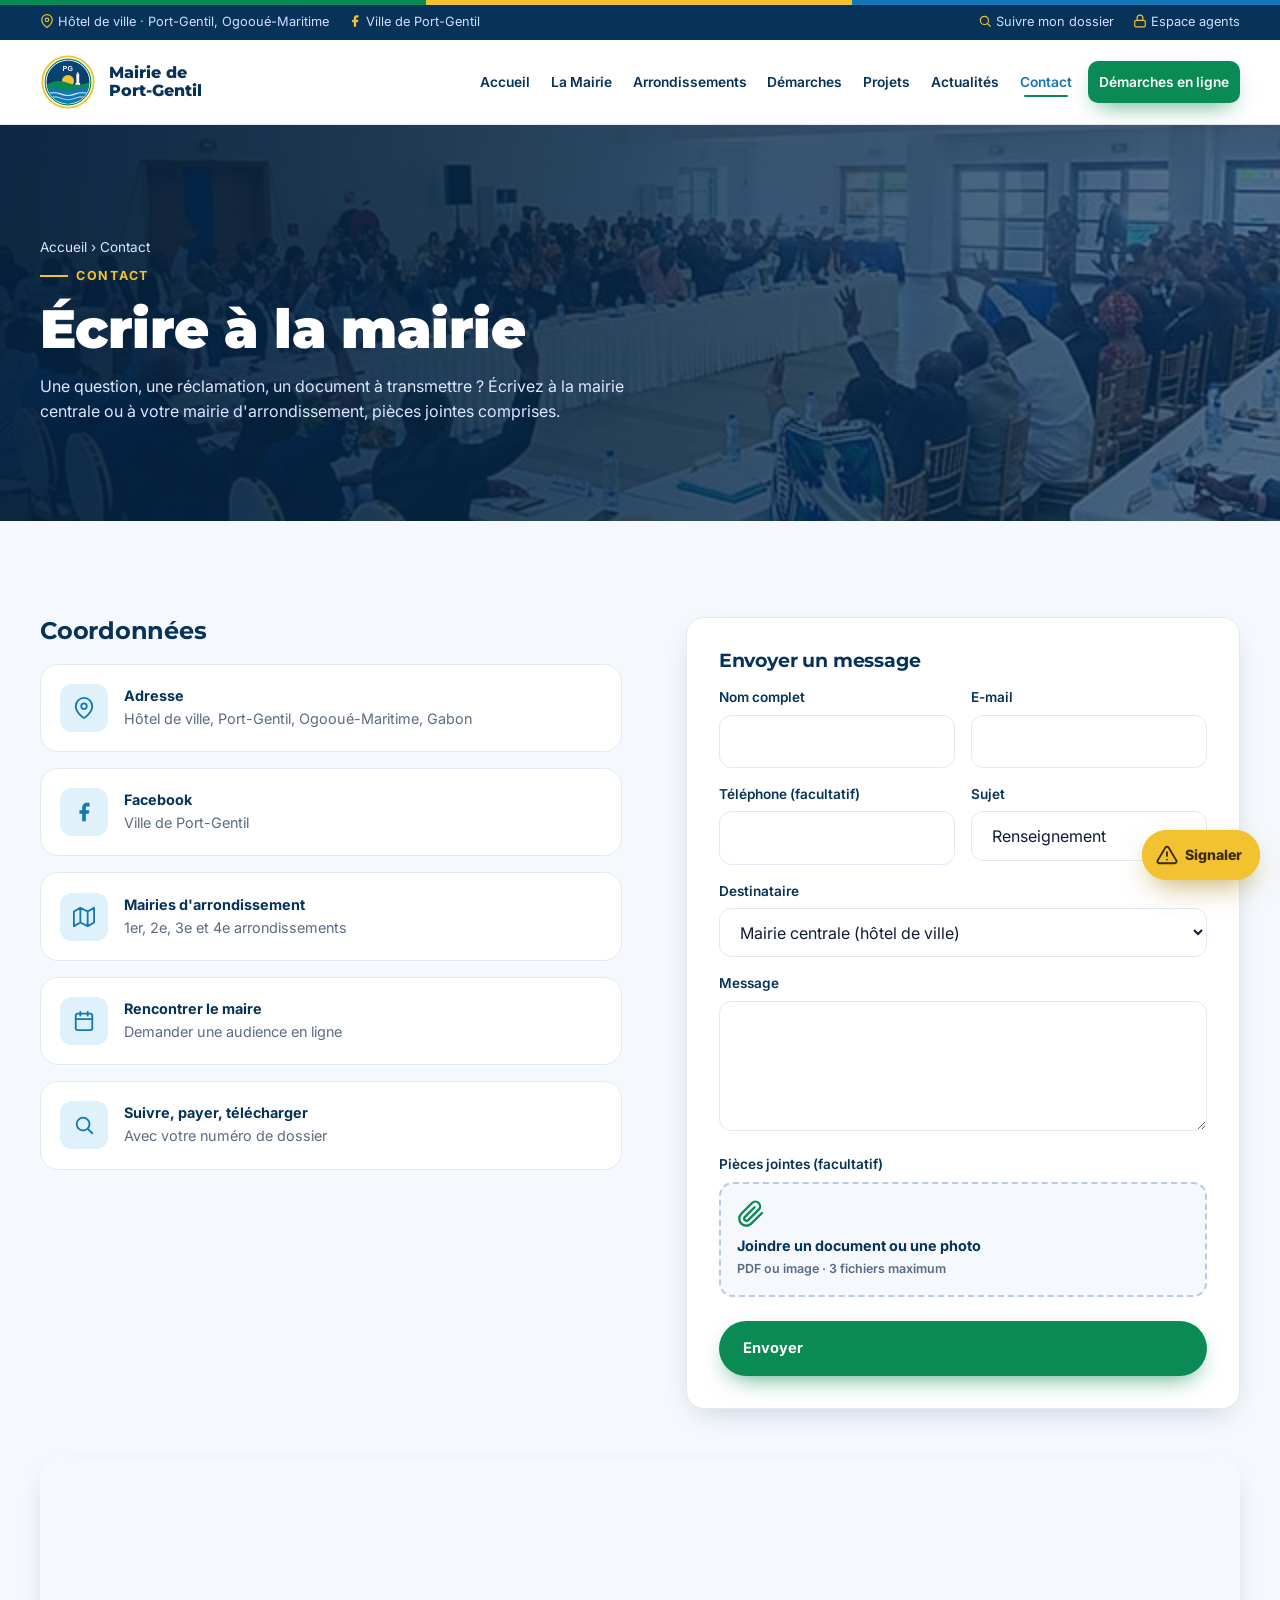
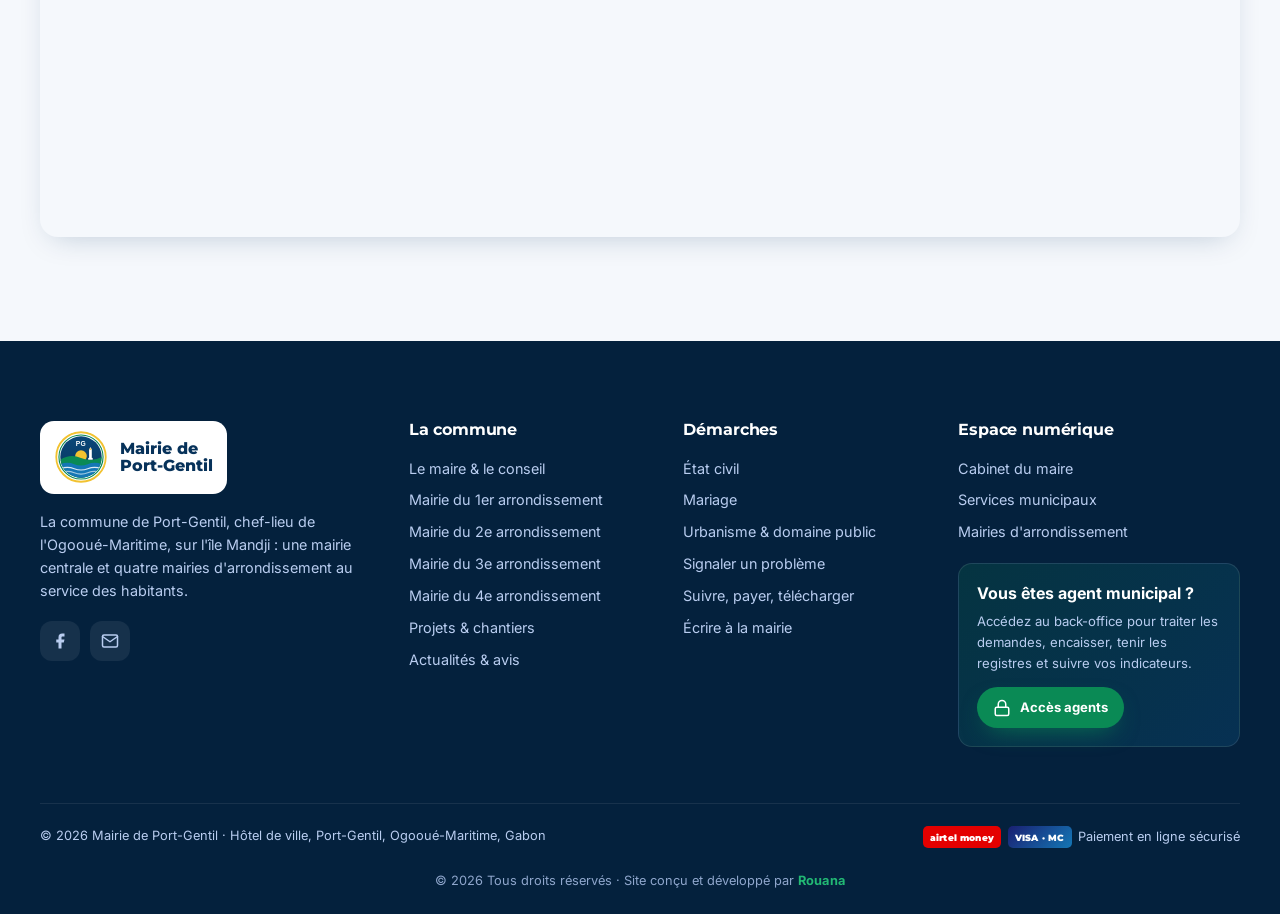
<file: contact.html>
<!doctype html>
<html lang="fr">
<head>
<meta charset="utf-8">
<meta name="viewport" content="width=device-width, initial-scale=1">
<meta name="color-scheme" content="only light">
<meta name="theme-color" content="#07325a">
<title>Contact – Mairie de Port-Gentil</title>
<meta name="description" content="Contacter la Mairie de Port-Gentil : formulaire en ligne, demande d'audience, Facebook.">
<meta property="og:title" content="Contact – Mairie de Port-Gentil">
<meta property="og:description" content="Contacter la Mairie de Port-Gentil : formulaire en ligne, demande d'audience, Facebook.">
<meta property="og:image" content="assets/img/hotel-de-ville.jpg">
<link rel="icon" href="assets/img/logo-pog.svg">
<link rel="preconnect" href="https://fonts.googleapis.com"><link rel="preconnect" href="https://fonts.gstatic.com" crossorigin>
<link href="https://fonts.googleapis.com/css2?family=Inter:wght@400;500;600;700&family=Montserrat:wght@600;700;800;900&display=swap" rel="stylesheet">
<link rel="stylesheet" href="assets/css/style.css">
</head>
<body data-page="contact">
<div class="flagbar"></div>
<div id="site-header"></div>

<section class="page-hero">
  <img class="bg" src="assets/img/conseil-municipal.jpg" alt="" style="object-position:center">
  <div class="wrap">
    <p class="crumbs"><a href="index.html">Accueil</a> › Contact</p>
    <span class="eyebrow">Contact</span>
    <h1>Écrire à la mairie</h1>
    <p>Une question, une réclamation, un document à transmettre ? Écrivez à la mairie centrale ou à votre mairie d'arrondissement, pièces jointes comprises.</p>
  </div>
</section>

<section>
  <div class="wrap split" style="align-items:start">
    <div><h2 style="color:var(--navy);margin-bottom:1.2rem">Coordonnées</h2><div class="cinfo" id="contact-info"></div></div>
    <form class="panel form" id="contact-form">
      <h3 style="color:var(--navy)">Envoyer un message</h3>
      <div class="row"><div class="field"><label for="cnom">Nom complet</label><input id="cnom" name="nom" required></div><div class="field"><label for="cmail">E-mail</label><input id="cmail" name="email" type="email" required></div></div>
      <div class="row"><div class="field"><label for="ctel">Téléphone (facultatif)</label><input id="ctel" name="tel" type="tel"></div><div class="field"><label for="csujet">Sujet</label><select id="csujet" name="sujet"><option>Renseignement</option><option>État civil</option><option>Urbanisme</option><option>Réclamation</option><option>Partenariat</option><option>Suggestion</option><option>Autre</option></select></div></div>
      <div class="field"><label for="cdest">Destinataire</label><select id="cdest" name="arr"></select></div>
      <div class="field"><label for="cmsg">Message</label><textarea id="cmsg" name="message" required></textarea></div>
      <div class="field"><label for="cpj">Pièces jointes (facultatif)</label><label class="dropzone" for="cpj"><svg viewBox="0 0 24 24" fill="none" stroke="currentColor" stroke-width="2" stroke-linecap="round" stroke-linejoin="round"><path d="M21.4 11.1l-9.2 9.2a6 6 0 01-8.5-8.5l9.2-9.2a4 4 0 015.7 5.7l-9.2 9.2a2 2 0 01-2.8-2.8l8.5-8.5"/></svg><span><b>Joindre un document ou une photo</b><small>PDF ou image · 3 fichiers maximum</small></span></label><input id="cpj" name="pj" type="file" multiple accept="image/*,application/pdf" class="sr-only"><div class="pjlist" id="cpj-list"></div></div>
      <button class="btn btn-orange" type="submit">Envoyer</button>
    </form>
  </div>
  <div class="wrap"><iframe class="map" title="Carte de Port-Gentil" loading="lazy" src="https://www.openstreetmap.org/export/embed.html?bbox=8.70%2C-0.78%2C8.82%2C-0.66&amp;layer=mapnik"></iframe></div>
</section>

<div id="site-footer"></div>
<script src="assets/js/data.js"></script>
<script src="assets/js/config.js"></script>
<script src="assets/js/store.js"></script>
<script src="assets/js/main.js"></script>
</body>
</html>
</file>
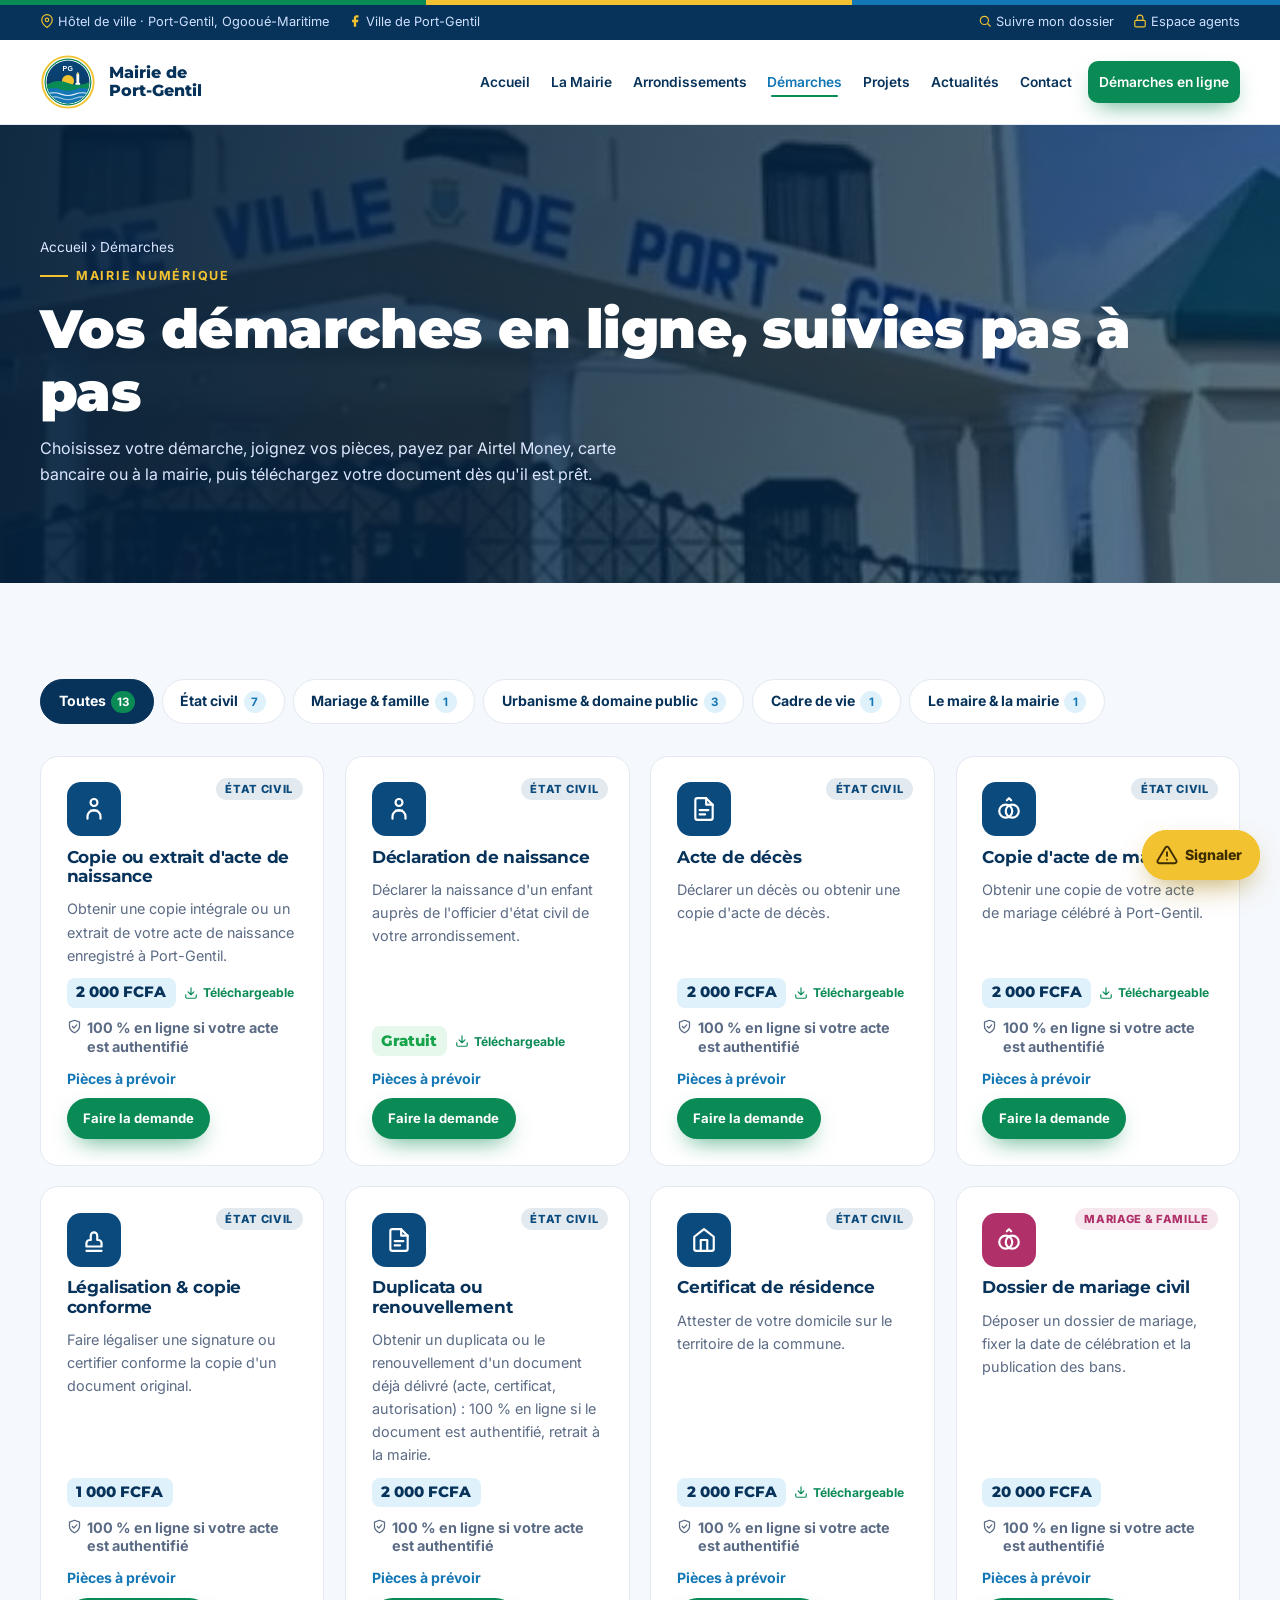
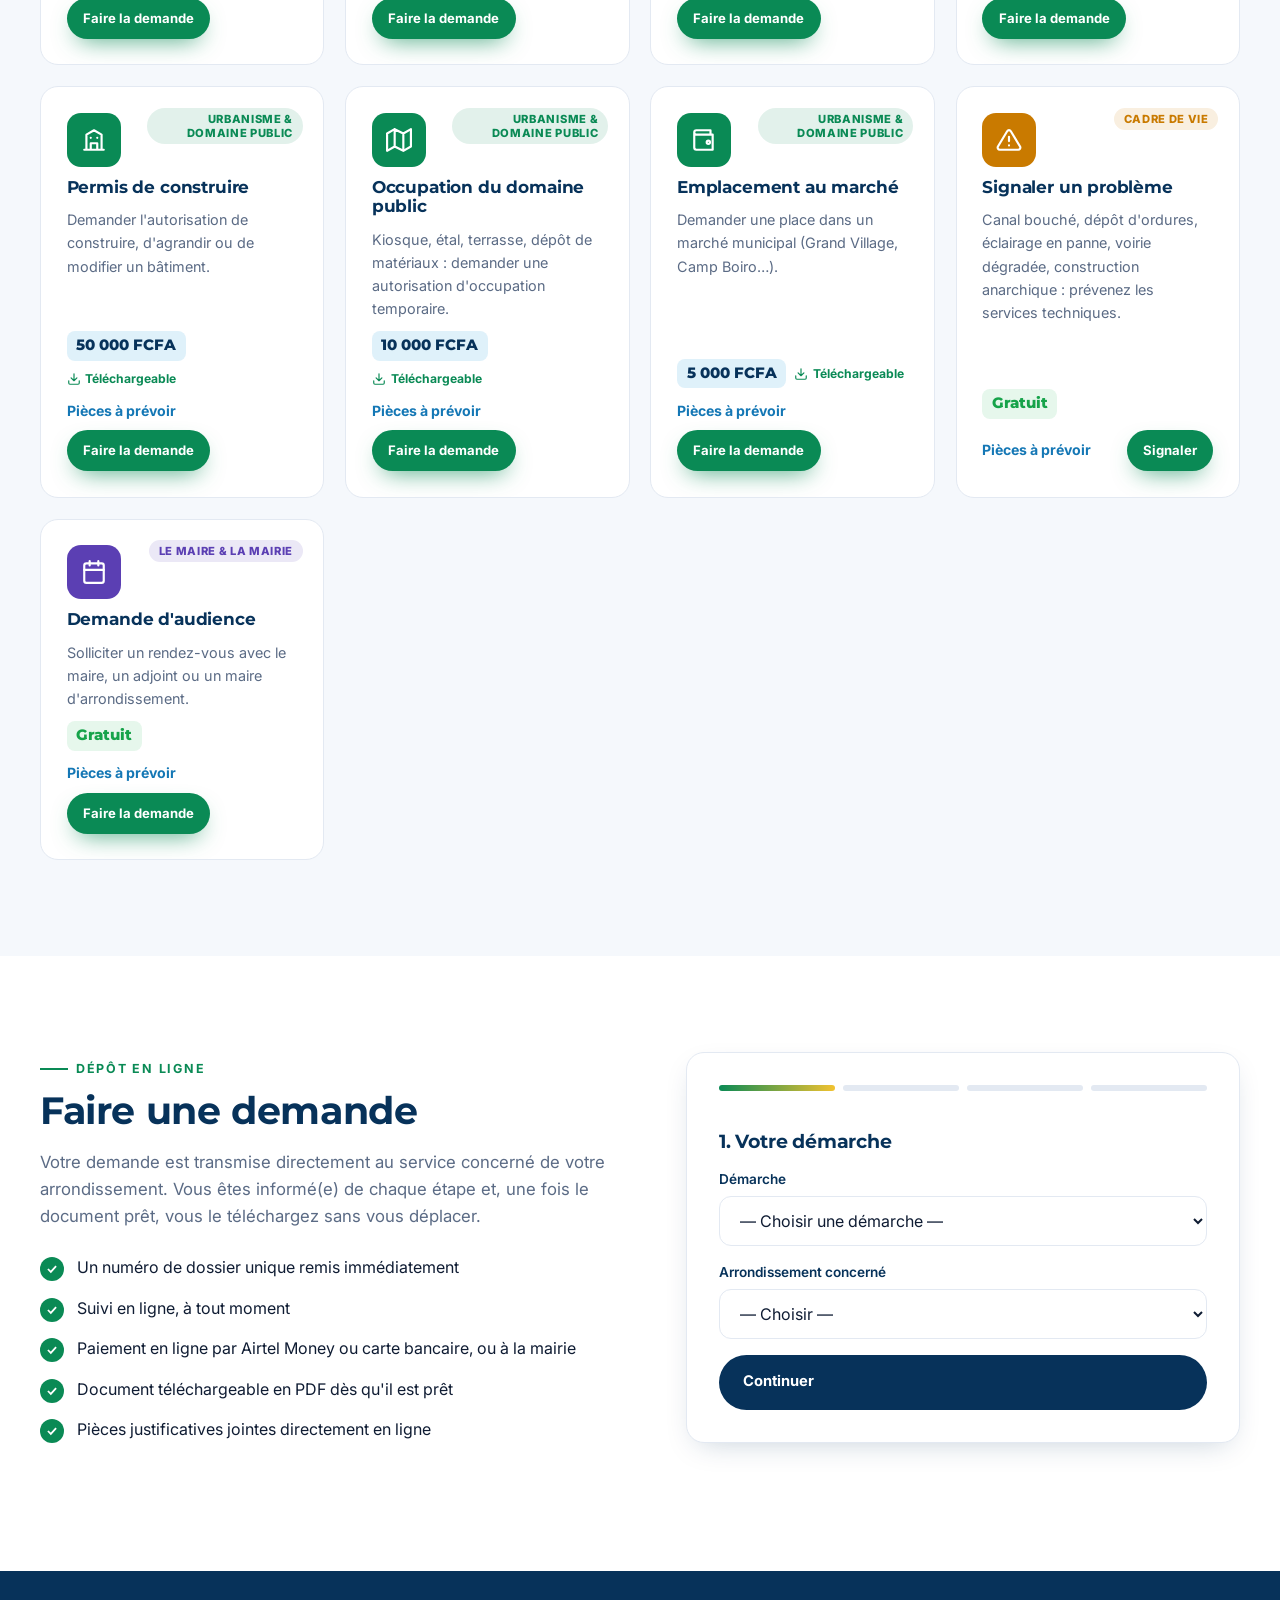
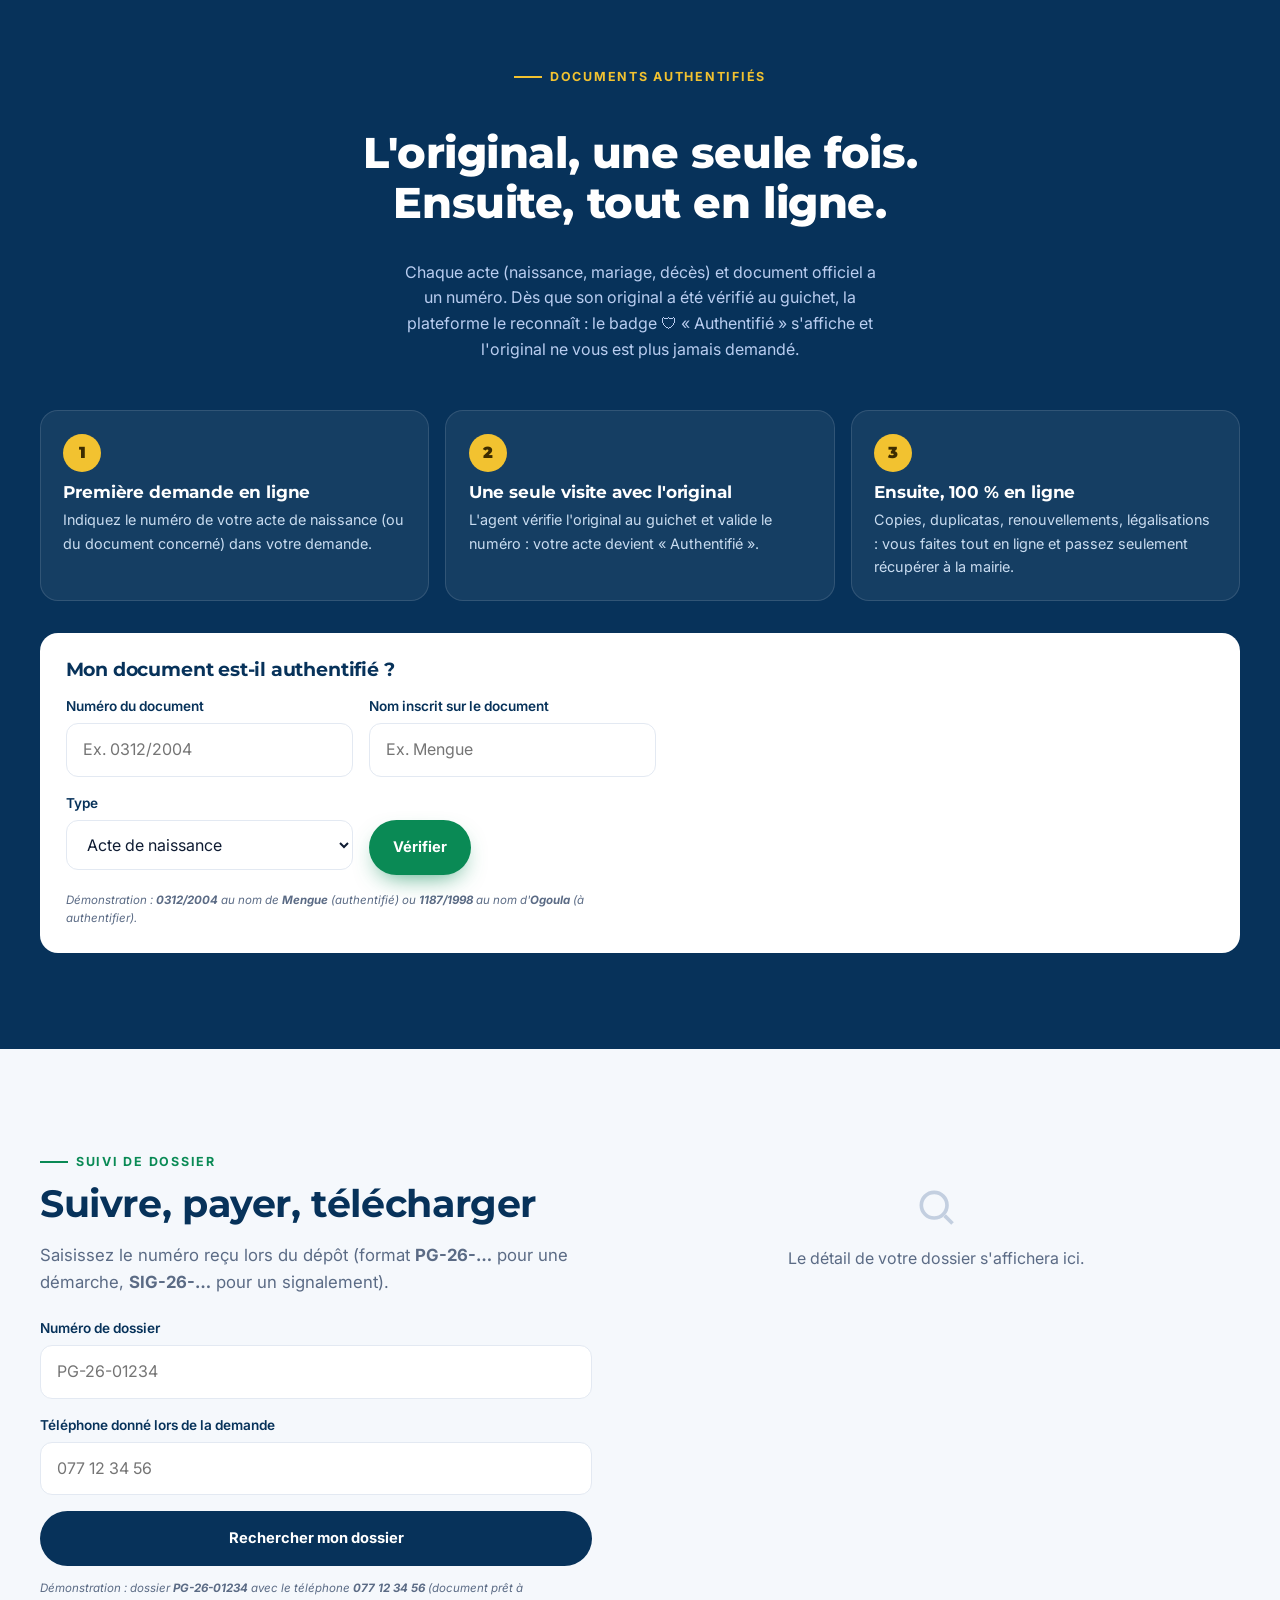
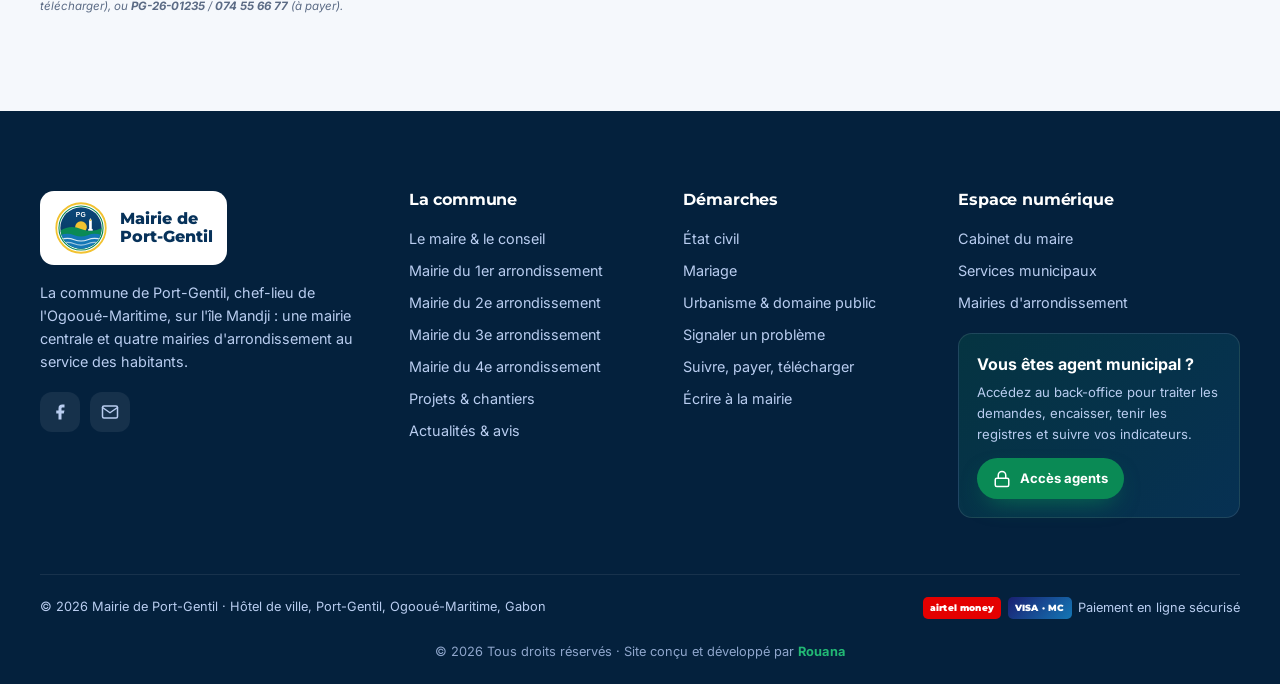
<file: demarches.html>
<!doctype html>
<html lang="fr">
<head>
<meta charset="utf-8">
<meta name="viewport" content="width=device-width, initial-scale=1">
<meta name="color-scheme" content="only light">
<meta name="theme-color" content="#07325a">
<title>Démarches en ligne – Mairie de Port-Gentil</title>
<meta name="description" content="Démarches en ligne à la Mairie de Port-Gentil : actes d'état civil, mariage, urbanisme, domaine public, signalements, demande d'audience et suivi de dossier.">
<meta property="og:title" content="Démarches en ligne – Mairie de Port-Gentil">
<meta property="og:description" content="Démarches en ligne à la Mairie de Port-Gentil : actes d'état civil, mariage, urbanisme, domaine public, signalements, demande d'audience et suivi de dossier.">
<meta property="og:image" content="assets/img/hotel-de-ville.jpg">
<link rel="icon" href="assets/img/logo-pog.svg">
<link rel="preconnect" href="https://fonts.googleapis.com"><link rel="preconnect" href="https://fonts.gstatic.com" crossorigin>
<link href="https://fonts.googleapis.com/css2?family=Inter:wght@400;500;600;700&family=Montserrat:wght@600;700;800;900&display=swap" rel="stylesheet">
<link rel="stylesheet" href="assets/css/style.css">
</head>
<body data-page="demarches">
<div class="flagbar"></div>
<div id="site-header"></div>

<section class="page-hero">
  <img class="bg" src="assets/img/hotel-de-ville.jpg" alt="" style="object-position:center 40%">
  <div class="wrap">
    <p class="crumbs"><a href="index.html">Accueil</a> › Démarches</p>
    <span class="eyebrow">Mairie numérique</span>
    <h1>Vos démarches en ligne, suivies pas à pas</h1>
    <p>Choisissez votre démarche, joignez vos pièces, payez par Airtel Money, carte bancaire ou à la mairie, puis téléchargez votre document dès qu'il est prêt.</p>
  </div>
</section>

<section>
  <div class="wrap">
    <div class="tabs" id="dem-tabs"></div>
    <div class="cards" id="dem-grid"></div>
  </div>
</section>

<section class="bg-white" id="demande">
  <div class="wrap split" style="align-items:start">
    <div>
      <span class="eyebrow rv">Dépôt en ligne</span>
      <h2 class="rv d1" style="font-size:clamp(1.7rem,3.2vw,2.4rem);color:var(--navy);margin:.6rem 0 1rem">Faire une demande</h2>
      <p class="lead-p rv d2">Votre demande est transmise directement au service concerné de votre arrondissement. Vous êtes informé(e) de chaque étape et, une fois le document prêt, vous le téléchargez sans vous déplacer.</p>
      <ul class="checks rv d2">
        <li>Un numéro de dossier unique remis immédiatement</li>
        <li>Suivi en ligne, à tout moment</li>
        <li>Paiement en ligne par Airtel Money ou carte bancaire, ou à la mairie</li>
        <li>Document téléchargeable en PDF dès qu'il est prêt</li>
        <li>Pièces justificatives jointes directement en ligne</li>
      </ul>
      <div class="panel rv d3" id="dem-info" style="box-shadow:none;font-size:.9rem;color:var(--muted)"></div>
    </div>
    <form class="panel form" id="demande-form" novalidate>
      <div class="steps"><span></span><span></span><span></span><span></span></div>
      <div class="fstep">
        <h3 style="color:var(--navy)">1. Votre démarche</h3>
        <div class="field"><label for="type">Démarche</label><select id="type" name="type" required></select></div>
        <div class="field"><label for="arr">Arrondissement concerné</label><select id="arr" name="arr" required><option value="">— Choisir —</option><option value="1">1er arrondissement</option><option value="2">2e arrondissement</option><option value="3">3e arrondissement</option><option value="4">4e arrondissement</option></select></div>
        <button class="btn btn-navy" type="button" data-next>Continuer</button>
      </div>
      <div class="fstep">
        <h3 style="color:var(--navy)">2. Vos coordonnées</h3>
        <div class="row"><div class="field"><label for="prenom">Prénom(s)</label><input id="prenom" name="prenom" required autocomplete="given-name"></div><div class="field"><label for="nom">Nom</label><input id="nom" name="nom" required autocomplete="family-name"></div></div>
        <div class="row"><div class="field"><label for="tel">Téléphone</label><input id="tel" name="tel" type="tel" required placeholder="077 00 00 00" autocomplete="tel"></div><div class="field"><label for="email">E-mail (facultatif)</label><input id="email" name="email" type="email" autocomplete="email"></div></div>
        <div class="field"><label for="quartier">Quartier</label><input id="quartier" name="quartier" list="quartiers" required placeholder="Ex. Matanda, Grand Village…"><datalist id="quartiers"></datalist></div>
        <div style="display:flex;gap:.6rem"><button class="btn btn-line" type="button" data-prev>Retour</button><button class="btn btn-navy" type="button" data-next>Continuer</button></div>
      </div>
      <div class="fstep">
        <h3 style="color:var(--navy)">3. Précisions</h3>
        <div id="acte-fields" class="acte-box" hidden>
          <p class="ab-h"><svg viewBox="0 0 24 24" fill="none" stroke="currentColor" stroke-width="2" stroke-linecap="round" stroke-linejoin="round"><path d="M12 22s8-4 8-10V5l-8-3-8 3v7c0 6 8 10 8 10z"/><path d="M8.5 12l2.5 2.5 4.5-5"/></svg><b>Document de référence</b></p>
          <div class="field" id="ta-field"><label for="typeActe">Type de document</label><select id="typeActe" name="typeActe"></select></div>
          <div class="row"><div class="field"><label for="numActe" id="acte-label">Numéro de l'acte</label><input id="numActe" name="numActe" placeholder="Ex. 0312/2004"></div><div class="field"><label for="nomActe">Nom inscrit sur l'acte</label><input id="nomActe" name="nomActe" placeholder="Si différent du vôtre"></div></div>
          <button type="button" class="btn btn-line btn-sm" id="verif">Vérifier le numéro</button>
          <div id="acte-res"></div>
        </div>
        <div id="std-fields"><div class="field"><label for="details">Précisions utiles (nom de la personne concernée, date de l'acte, objet de l'audience…)</label><textarea id="details" name="details"></textarea></div></div>
        <div id="sig-fields" hidden>
          <div class="field"><label for="sigtype">Type de problème</label><select id="sigtype" name="sigtype" data-req="1"></select></div>
          <div class="field"><label for="lieu">Lieu précis (rue, repère)</label><input id="lieu" name="lieu" data-req="1" placeholder="Ex. derrière l'école, près du marché…"></div>
          <div class="field"><label for="description">Description</label><textarea id="description" name="description" data-req="1"></textarea></div>
        </div>
        <div class="field"><label for="pj" id="pj-label">Pièces justificatives (facultatif)</label><label class="dropzone" for="pj"><svg viewBox="0 0 24 24" fill="none" stroke="currentColor" stroke-width="2" stroke-linecap="round" stroke-linejoin="round"><path d="M21 15v4a2 2 0 01-2 2H5a2 2 0 01-2-2v-4M17 8l-5-5-5 5M12 3v12"/></svg><span><b>Ajouter des fichiers</b><small>Photos ou PDF · 3 fichiers maximum · les photos sont allégées automatiquement</small></span></label><input id="pj" name="pj" type="file" multiple accept="image/*,application/pdf" class="sr-only"><div class="pjlist" id="pj-list"></div></div>
        <div style="display:flex;gap:.6rem"><button class="btn btn-line" type="button" data-prev>Retour</button><button class="btn btn-navy" type="button" data-next>Continuer</button></div>
      </div>
      <div class="fstep">
        <h3 style="color:var(--navy)">4. Paiement</h3>
        <div id="pay-step"></div>
        <label style="display:flex;gap:.6rem;font-size:.86rem;color:var(--muted)"><input type="checkbox" required style="margin-top:.25rem"> J'accepte que mes informations soient utilisées par la mairie pour traiter ma demande.</label>
        <div style="display:flex;gap:.6rem;flex-wrap:wrap"><button class="btn btn-line" type="button" data-prev>Retour</button><button class="btn btn-orange" type="submit">Valider ma demande</button></div>
      </div>
    </form>
  </div>
</section>

<section class="bg-navy" id="authentification">
  <div class="wrap">
    <div class="center"><div class="sec-head"><span class="eyebrow">Documents authentifiés</span><h2>L'original, une seule fois. Ensuite, tout en ligne.</h2><p>Chaque acte (naissance, mariage, décès) et document officiel a un numéro. Dès que son original a été vérifié au guichet, la plateforme le reconnaît : le badge 🛡 « Authentifié » s'affiche et l'original ne vous est plus jamais demandé.</p></div></div>
    <div class="steps3">
      <div class="rv"><span class="n">1</span><h4>Première demande en ligne</h4><p>Indiquez le numéro de votre acte de naissance (ou du document concerné) dans votre demande.</p></div>
      <div class="rv d1"><span class="n">2</span><h4>Une seule visite avec l'original</h4><p>L'agent vérifie l'original au guichet et valide le numéro : votre acte devient « Authentifié ».</p></div>
      <div class="rv d2"><span class="n">3</span><h4>Ensuite, 100 % en ligne</h4><p>Copies, duplicatas, renouvellements, légalisations : vous faites tout en ligne et passez seulement récupérer à la mairie.</p></div>
    </div>
    <div class="auth-check rv">
      <form class="form" id="auth-form"><h3>Mon document est-il authentifié ?</h3>
        <div class="row"><div class="field"><label for="anum">Numéro du document</label><input id="anum" name="num" required placeholder="Ex. 0312/2004"></div><div class="field"><label for="anom">Nom inscrit sur le document</label><input id="anom" name="nom" required placeholder="Ex. Mengue"></div></div>
        <div class="row"><div class="field"><label for="atype">Type</label><select id="atype" name="type"></select></div><div class="field"><label>&nbsp;</label><button class="btn btn-orange" style="justify-content:center">Vérifier</button></div></div>
        <p class="imgnote">Démonstration : <b>0312/2004</b> au nom de <b>Mengue</b> (authentifié) ou <b>1187/1998</b> au nom d'<b>Ogoula</b> (à authentifier).</p>
      </form>
      <div id="auth-out"></div>
    </div>
  </div>
</section>

<section id="suivi">
  <div class="wrap suivi-box">
    <div>
      <span class="eyebrow rv">Suivi de dossier</span>
      <h2 class="rv d1" style="font-size:clamp(1.7rem,3.2vw,2.4rem);color:var(--navy);margin:.6rem 0 1rem">Suivre, payer, télécharger</h2>
      <p class="lead-p rv d2">Saisissez le numéro reçu lors du dépôt (format <b>PG-26-…</b> pour une démarche, <b>SIG-26-…</b> pour un signalement).</p>
      <form class="form rv d2" id="suivi-form" style="margin-top:1.4rem"><div class="field"><label for="ref">Numéro de dossier</label><input id="ref" name="ref" required placeholder="PG-26-01234" style="text-transform:uppercase"></div><div class="field"><label for="stel">Téléphone donné lors de la demande</label><input id="stel" name="tel" type="tel" required placeholder="077 12 34 56"></div><button class="btn btn-navy" style="justify-content:center">Rechercher mon dossier</button></form>
      <p class="imgnote" style="margin-top:.8rem">Démonstration : dossier <b>PG-26-01234</b> avec le téléphone <b>077 12 34 56</b> (document prêt à télécharger), ou <b>PG-26-01235</b> / <b>074 55 66 77</b> (à payer).</p>
    </div>
    <div id="suivi-out"><div class="empty"><svg viewBox="0 0 24 24" fill="none" stroke="currentColor" stroke-width="2"><circle cx="11" cy="11" r="7"/><path d="M21 21l-4.3-4.3"/></svg><p>Le détail de votre dossier s'affichera ici.</p></div></div>
  </div>
</section>

<div id="site-footer"></div>
<script src="assets/js/data.js"></script>
<script src="assets/js/config.js"></script>
<script src="assets/js/store.js"></script>
<script src="assets/js/main.js"></script>
</body>
</html>
</file>
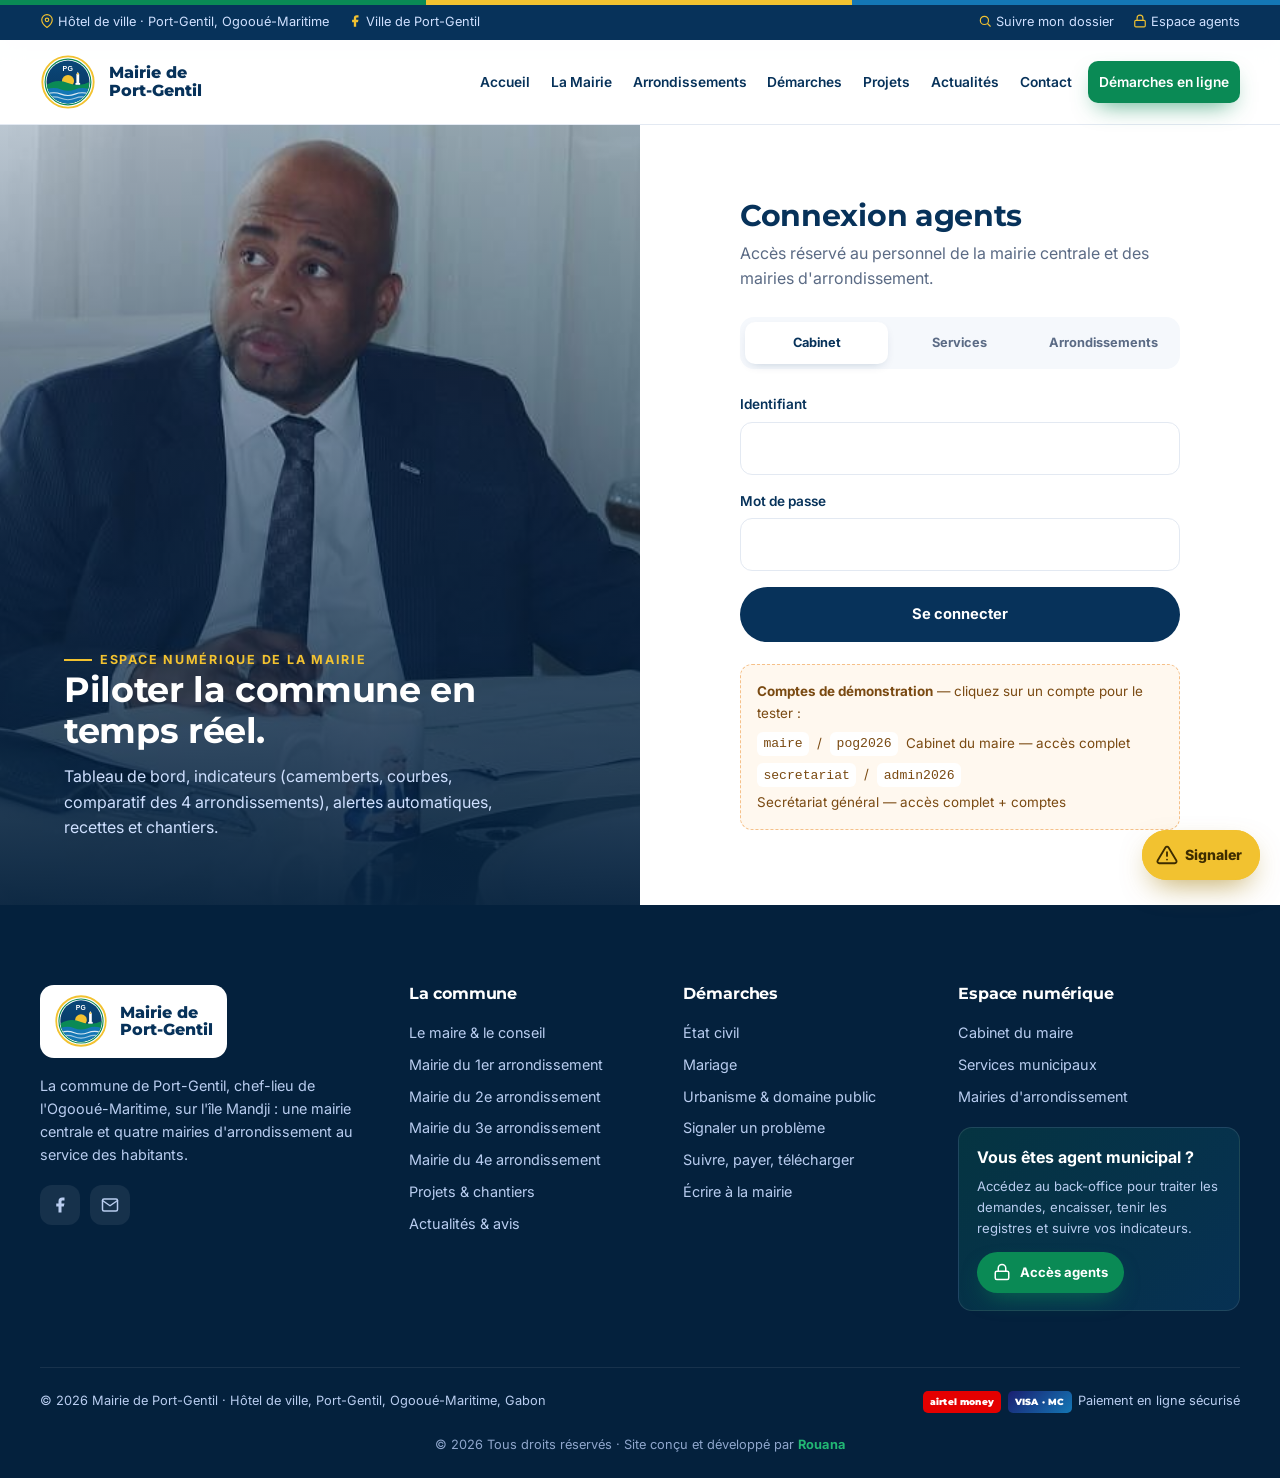
<file: espace.html>
<!doctype html>
<html lang="fr">
<head>
<meta charset="utf-8">
<meta name="viewport" content="width=device-width, initial-scale=1">
<meta name="color-scheme" content="only light">
<meta name="theme-color" content="#07325a">
<title>Espace agents – Mairie de Port-Gentil</title>
<meta name="robots" content="noindex">
<link rel="icon" href="assets/img/logo-pog.svg">
<link rel="preconnect" href="https://fonts.googleapis.com"><link rel="preconnect" href="https://fonts.gstatic.com" crossorigin>
<link href="https://fonts.googleapis.com/css2?family=Inter:wght@400;500;600;700&family=Montserrat:wght@600;700;800;900&display=swap" rel="stylesheet">
<link rel="stylesheet" href="assets/css/style.css">
</head>
<body data-page="espace">
<div class="flagbar"></div>
<div id="site-header"></div>

<div class="auth">
  <div class="side">
    <img id="side-img" src="assets/img/hotel-de-ville.jpg" alt="">
    <span class="eyebrow">Espace numérique de la mairie</span>
    <h2 id="side-title">Piloter la commune en temps réel.</h2>
    <p id="side-text"></p>
  </div>
  <div class="main">
    <div class="box">
      <h1>Connexion agents</h1>
      <p style="color:var(--muted)">Accès réservé au personnel de la mairie centrale et des mairies d'arrondissement.</p>
      <div class="role-sw" role="tablist">
        <button type="button" data-role="cabinet" class="on">Cabinet</button>
        <button type="button" data-role="services">Services</button>
        <button type="button" data-role="arrondissement">Arrondissements</button>
      </div>
      <form class="form" id="login-form">
        <div class="field"><label for="login">Identifiant</label><input id="login" name="login" required autocomplete="username"></div>
        <div class="field"><label for="pwd">Mot de passe</label><input id="pwd" name="pwd" type="password" required autocomplete="current-password"></div>
        <button class="btn btn-navy" type="submit" style="justify-content:center">Se connecter</button>
      </form>
      <div class="demo" id="demo"></div>
    </div>
  </div>
</div>

<div id="site-footer"></div>
<script src="assets/js/data.js"></script>
<script src="assets/js/config.js"></script>
<script src="assets/js/store.js"></script>
<script src="assets/js/main.js"></script>
<script>
(() => {
  const cfg = {
    cabinet: {img:"maire-bureau", t:"Piloter la commune en temps réel.", p:"Tableau de bord, indicateurs (camemberts, courbes, comparatif des 4 arrondissements), alertes automatiques, recettes et chantiers.",
      demo:[["maire","pog2026","Cabinet du maire — accès complet"],["secretariat","admin2026","Secrétariat général — accès complet + comptes"]]},
    services: {img:"conseil-municipal", t:"Chaque service, son outil.", p:"État civil, services techniques, finances, ressources humaines : chacun traite ses dossiers et tout reste tracé.",
      demo:[["etat.civil","agent2026","État civil — demandes, registre, stocks"],["services.techniques","agent2026","Services techniques — signalements, chantiers"],["recettes","agent2026","Finances — encaissements, quittances"],["rh","agent2026","Ressources humaines — dossiers du personnel"]]},
    arrondissement: {img:"marche-grand-village", t:"La proximité, outillée.", p:"Chaque mairie d'arrondissement gère ses demandes, encaissements, actes et chantiers, suit ses propres indicateurs, et ses chiffres remontent automatiquement à la mairie centrale.",
      demo:[["arr1","arr2026","Mairie du 1er arrondissement"],["arr2","arr2026","Mairie du 2e arrondissement"],["arr3","arr2026","Mairie du 3e arrondissement"],["arr4","arr2026","Mairie du 4e arrondissement"]]},
  };
  let role = new URLSearchParams(location.search).get("role");
  if (!cfg[role]) role = "cabinet";
  const set = r => {
    role = r; const c = cfg[r];
    document.querySelectorAll(".role-sw button").forEach(b => b.classList.toggle("on", b.dataset.role === r));
    document.getElementById("side-img").src = `assets/img/${c.img}.jpg`;
    document.getElementById("side-title").textContent = c.t; document.getElementById("side-text").textContent = c.p;
    const dm = document.getElementById("demo"); dm.style.display = (window.ESM_CONFIG || {}).showDemo === false ? "none" : "";
    dm.innerHTML = `<b>Comptes de démonstration</b> — cliquez sur un compte pour le tester :` + c.demo.map(([l, p, n]) => `<div class="acc"><code data-l="${l}" data-p="${p}">${l}</code> / <code data-l="${l}" data-p="${p}">${p}</code> <span>${n}</span></div>`).join("");
  };
  document.querySelector(".role-sw").addEventListener("click", e => { const b = e.target.closest("button"); if (b) set(b.dataset.role); });
  document.getElementById("demo").addEventListener("click", e => { const c = e.target.closest("code"); if (!c) return; document.getElementById("login").value = c.dataset.l; document.getElementById("pwd").value = c.dataset.p; document.getElementById("login-form").requestSubmit(); });
  document.getElementById("login-form").addEventListener("submit", async e => {
    e.preventDefault();
    const btn = e.target.querySelector("button"); btn.disabled = true; btn.textContent = "Connexion…";
    let u = null;
    try { u = await Store.login(e.target.login.value, e.target.pwd.value); } catch (err) { toast("Connexion au serveur impossible.", "err"); }
    btn.disabled = false; btn.textContent = "Se connecter";
    if (!u) return toast("Identifiant ou mot de passe incorrect.", "err");
    toast(`Bienvenue — ${u.titre || u.prenom} !`, "ok");
    setTimeout(() => location.href = "agents.html", 500);
  });
  set(role);
  const P = new URLSearchParams(location.search), E = ESPACES.find(x => x.role === role);
  if (P.get("demo") === "1" && E && (window.ESM_CONFIG || {}).showDemo !== false) {
    document.getElementById("login").value = E.demo.login; document.getElementById("pwd").value = E.demo.pwd;
    toast(`Connexion à l'espace de démonstration « ${E.t} »…`);
    setTimeout(() => document.getElementById("login-form").requestSubmit(), 700);
  }
})();
</script>
</body>
</html>
</file>
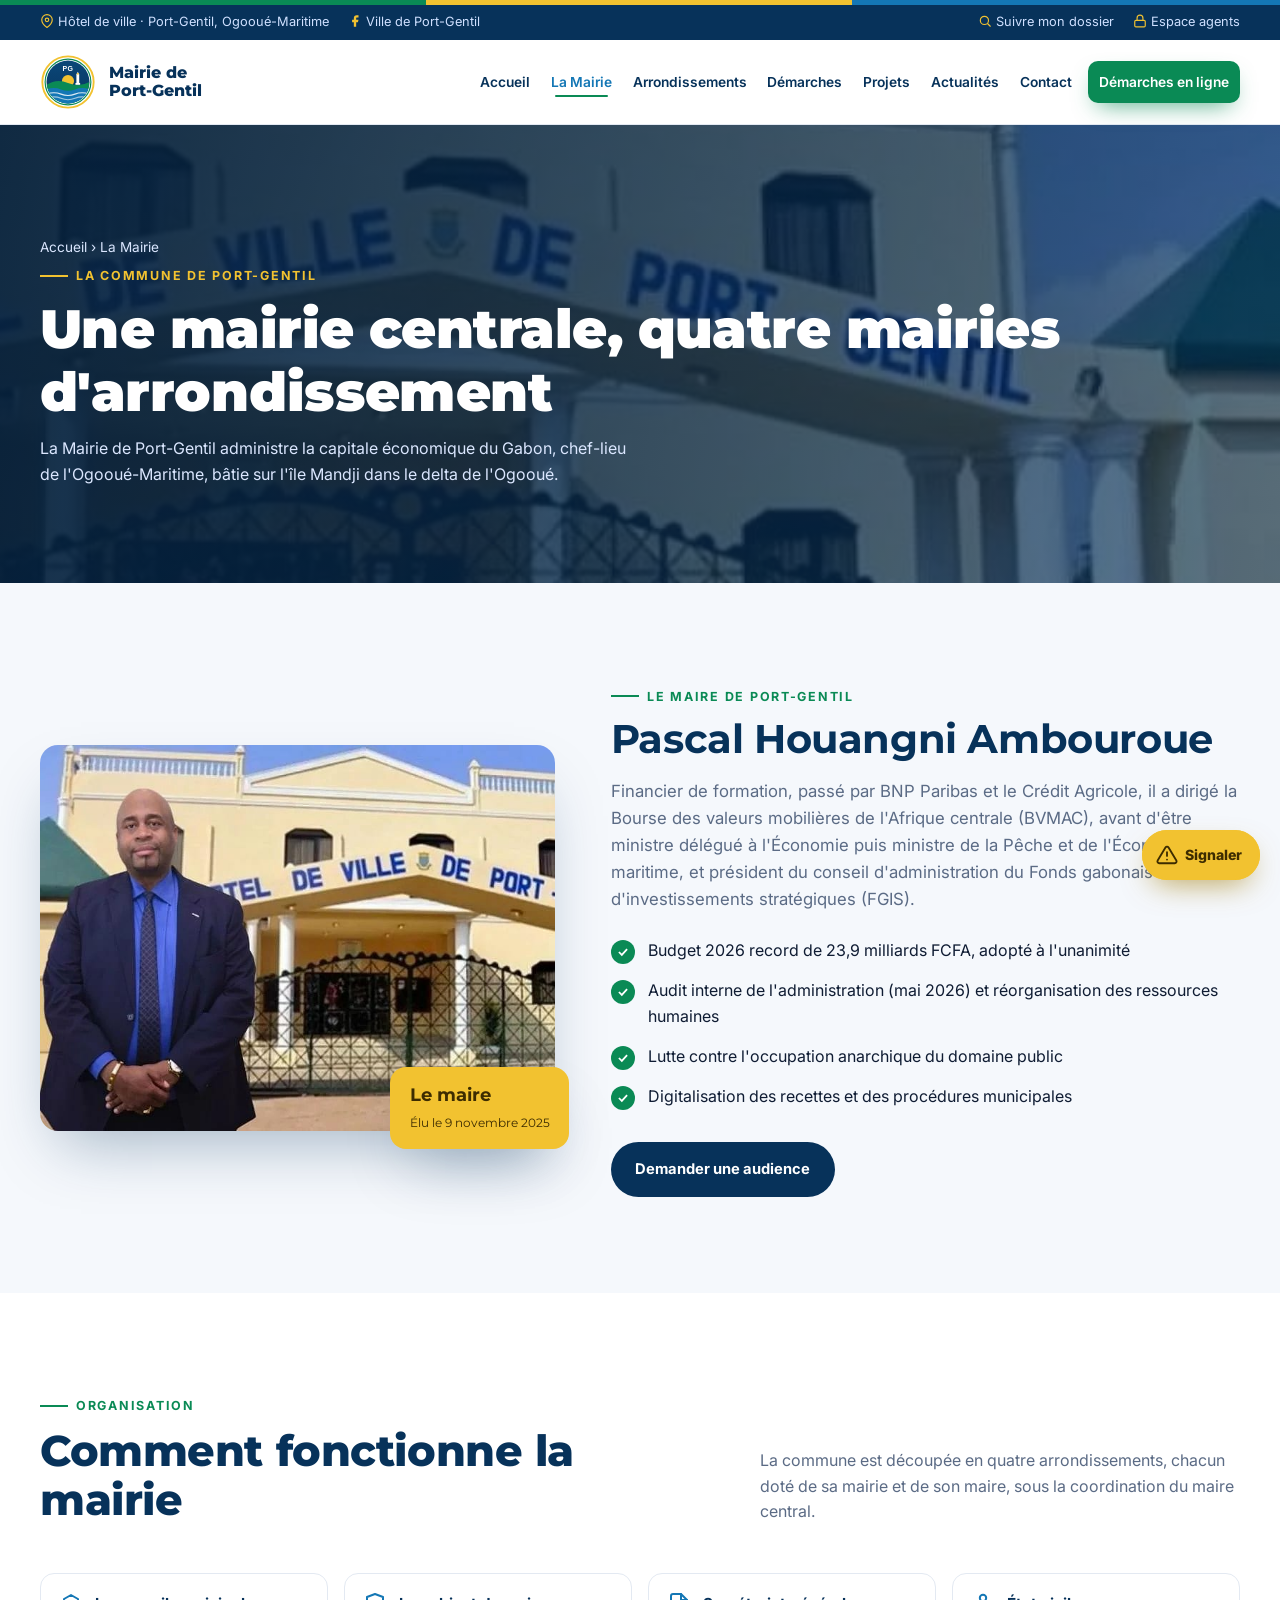
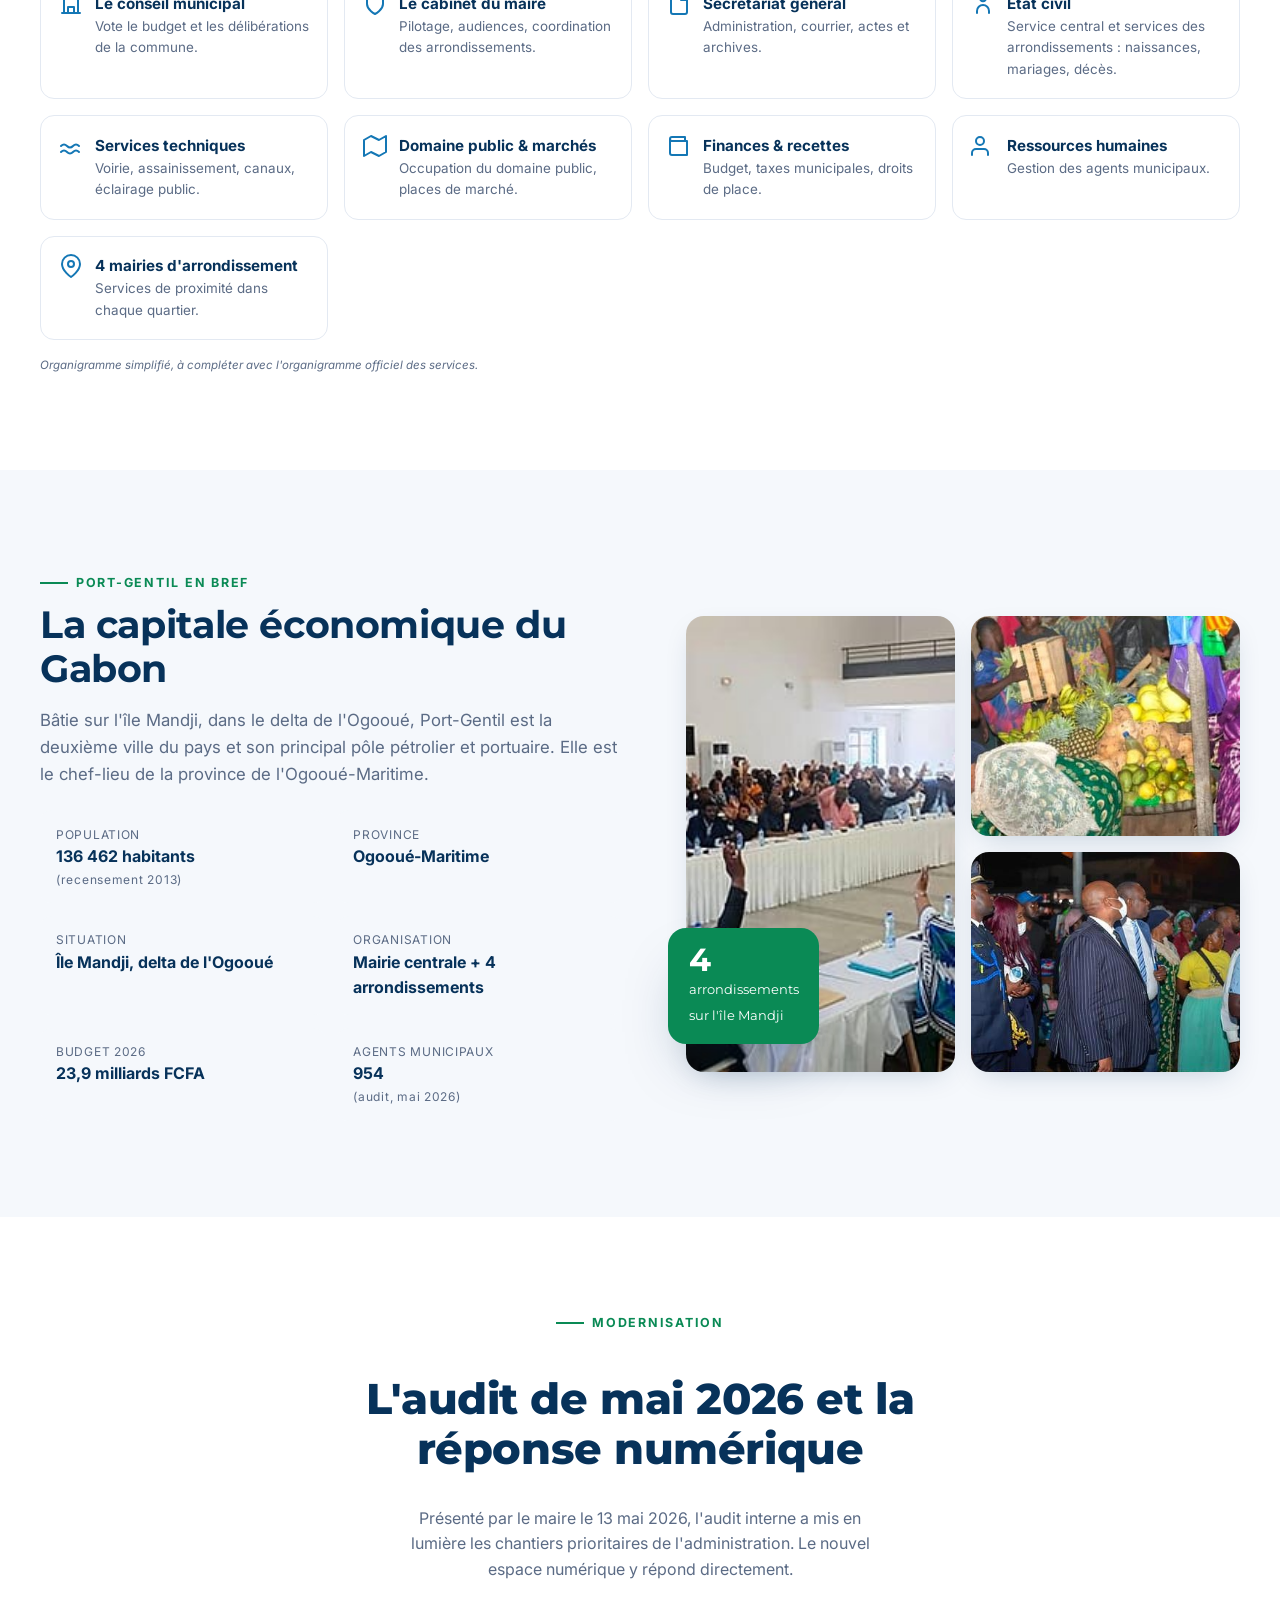
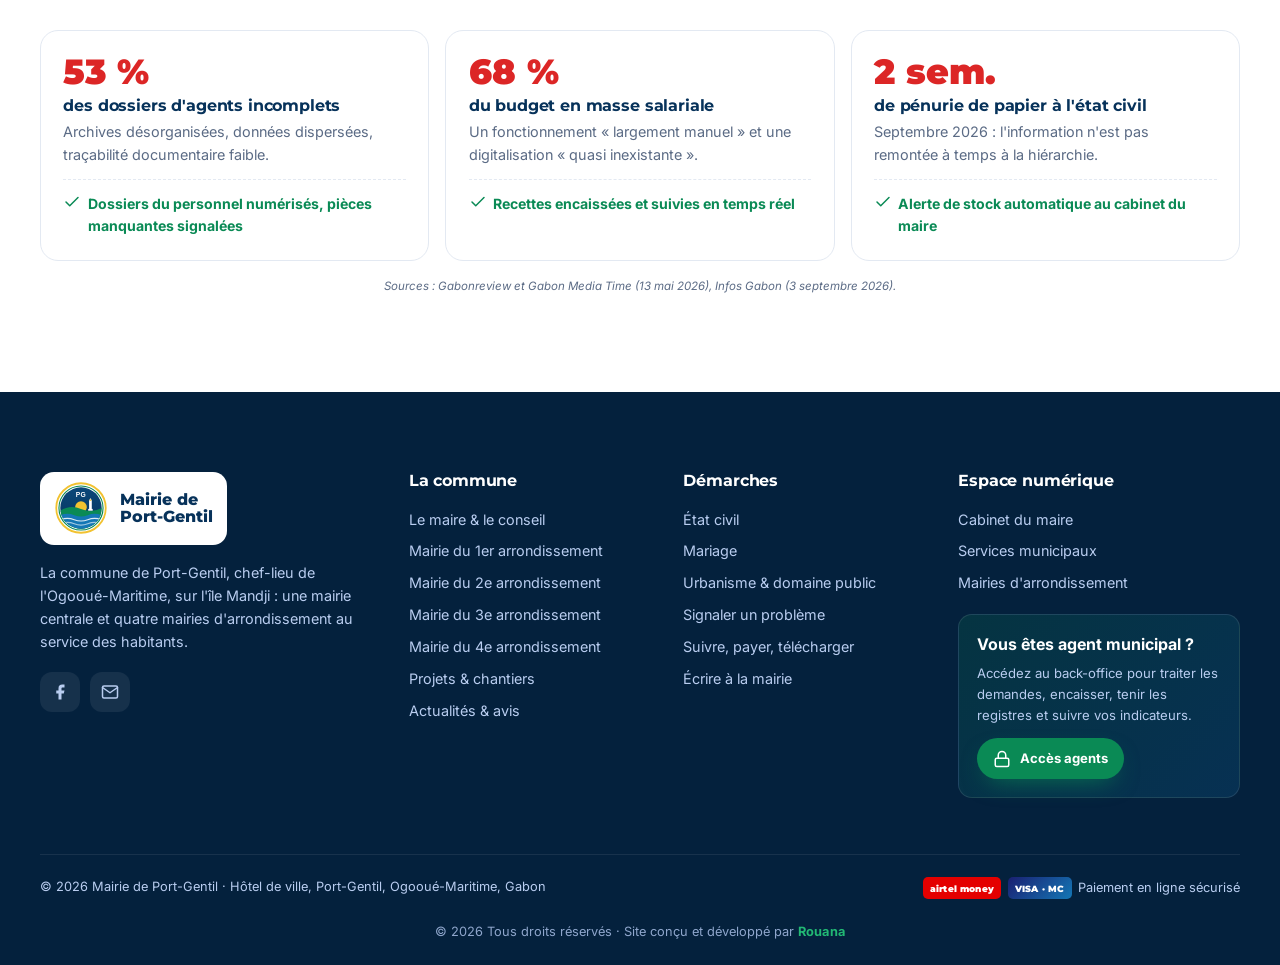
<file: mairie.html>
<!doctype html>
<html lang="fr">
<head>
<meta charset="utf-8">
<meta name="viewport" content="width=device-width, initial-scale=1">
<meta name="color-scheme" content="only light">
<meta name="theme-color" content="#07325a">
<title>La Mairie – Mairie de Port-Gentil</title>
<meta name="description" content="Le maire Pascal Houangni Ambouroue, le conseil municipal, les quatre arrondissements et les services de la Mairie de Port-Gentil.">
<meta property="og:title" content="La Mairie – Mairie de Port-Gentil">
<meta property="og:description" content="Le maire Pascal Houangni Ambouroue, le conseil municipal, les quatre arrondissements et les services de la Mairie de Port-Gentil.">
<meta property="og:image" content="assets/img/maire-hotel-de-ville.jpg">
<link rel="icon" href="assets/img/logo-pog.svg">
<link rel="preconnect" href="https://fonts.googleapis.com"><link rel="preconnect" href="https://fonts.gstatic.com" crossorigin>
<link href="https://fonts.googleapis.com/css2?family=Inter:wght@400;500;600;700&family=Montserrat:wght@600;700;800;900&display=swap" rel="stylesheet">
<link rel="stylesheet" href="assets/css/style.css">
</head>
<body data-page="mairie">
<div class="flagbar"></div>
<div id="site-header"></div>

<section class="page-hero">
  <img class="bg" src="assets/img/hotel-de-ville.jpg" alt="" style="object-position:center 35%">
  <div class="wrap">
    <p class="crumbs"><a href="index.html">Accueil</a> › La Mairie</p>
    <span class="eyebrow">La commune de Port-Gentil</span>
    <h1>Une mairie centrale, quatre mairies d'arrondissement</h1>
    <p>La Mairie de Port-Gentil administre la capitale économique du Gabon, chef-lieu de l'Ogooué-Maritime, bâtie sur l'île Mandji dans le delta de l'Ogooué.</p>
  </div>
</section>

<section>
  <div class="wrap mot">
    <div class="ph rv"><img src="assets/img/maire-hotel-de-ville.jpg" alt="Le maire devant l'hôtel de ville" loading="lazy"><div class="badge"><b>Le maire</b><span>Élu le 9 novembre 2025</span></div></div>
    <div>
      <span class="eyebrow rv">Le maire de Port-Gentil</span>
      <h2 class="rv d1" style="font-size:clamp(1.7rem,3.2vw,2.5rem);color:var(--navy);margin-top:.6rem">Pascal Houangni Ambouroue</h2>
      <p class="lead-p rv d2" style="margin-top:1rem">Financier de formation, passé par BNP Paribas et le Crédit Agricole, il a dirigé la Bourse des valeurs mobilières de l'Afrique centrale (BVMAC), avant d'être ministre délégué à l'Économie puis ministre de la Pêche et de l'Économie maritime, et président du conseil d'administration du Fonds gabonais d'investissements stratégiques (FGIS).</p>
      <ul class="checks rv d2">
        <li>Budget 2026 record de 23,9 milliards FCFA, adopté à l'unanimité</li>
        <li>Audit interne de l'administration (mai 2026) et réorganisation des ressources humaines</li>
        <li>Lutte contre l'occupation anarchique du domaine public</li>
        <li>Digitalisation des recettes et des procédures municipales</li>
      </ul>
      <a class="btn btn-navy rv d3" href="demarches.html?d=audience#demande">Demander une audience</a>
    </div>
  </div>
</section>

<section class="bg-white">
  <div class="wrap">
    <div class="sec-head"><div><span class="eyebrow rv">Organisation</span><h2 class="rv d1">Comment fonctionne la mairie</h2></div><p class="rv d2">La commune est découpée en quatre arrondissements, chacun doté de sa mairie et de son maire, sous la coordination du maire central.</p></div>
    <div class="org">
      <div class="rv"><svg viewBox="0 0 24 24" fill="none" stroke="currentColor" stroke-width="2" stroke-linecap="round" stroke-linejoin="round"><path d="M3 21h18M5 21V7l7-4 7 4v14M9 21v-6h6v6"/></svg><span><b>Le conseil municipal</b><span>Vote le budget et les délibérations de la commune.</span></span></div>
      <div class="rv d1"><svg viewBox="0 0 24 24" fill="none" stroke="currentColor" stroke-width="2" stroke-linecap="round" stroke-linejoin="round"><path d="M12 22s8-4 8-10V5l-8-3-8 3v7c0 6 8 10 8 10z"/></svg><span><b>Le cabinet du maire</b><span>Pilotage, audiences, coordination des arrondissements.</span></span></div>
      <div class="rv d2"><svg viewBox="0 0 24 24" fill="none" stroke="currentColor" stroke-width="2" stroke-linecap="round" stroke-linejoin="round"><path d="M14 2H6a2 2 0 00-2 2v16a2 2 0 002 2h12a2 2 0 002-2V8z"/><path d="M14 2v6h6"/></svg><span><b>Secrétariat général</b><span>Administration, courrier, actes et archives.</span></span></div>
      <div class="rv"><svg viewBox="0 0 24 24" fill="none" stroke="currentColor" stroke-width="2" stroke-linecap="round" stroke-linejoin="round"><circle cx="12" cy="6" r="3.2"/><path d="M6 21v-2a6 6 0 0112 0v2"/></svg><span><b>État civil</b><span>Service central et services des arrondissements : naissances, mariages, décès.</span></span></div>
      <div class="rv d1"><svg viewBox="0 0 24 24" fill="none" stroke="currentColor" stroke-width="2" stroke-linecap="round" stroke-linejoin="round"><path d="M2 12c2-2 4-2 6 0s4 2 6 0 4-2 6 0M2 18c2-2 4-2 6 0s4 2 6 0 4-2 6 0"/></svg><span><b>Services techniques</b><span>Voirie, assainissement, canaux, éclairage public.</span></span></div>
      <div class="rv d2"><svg viewBox="0 0 24 24" fill="none" stroke="currentColor" stroke-width="2" stroke-linecap="round" stroke-linejoin="round"><path d="M1 6v16l7-4 8 4 7-4V2l-7 4-8-4-7 4z"/></svg><span><b>Domaine public & marchés</b><span>Occupation du domaine public, places de marché.</span></span></div>
      <div class="rv"><svg viewBox="0 0 24 24" fill="none" stroke="currentColor" stroke-width="2" stroke-linecap="round" stroke-linejoin="round"><path d="M20 7H5a2 2 0 010-4h13v4M3 5v14a2 2 0 002 2h15V7"/></svg><span><b>Finances & recettes</b><span>Budget, taxes municipales, droits de place.</span></span></div>
      <div class="rv d1"><svg viewBox="0 0 24 24" fill="none" stroke="currentColor" stroke-width="2" stroke-linecap="round" stroke-linejoin="round"><path d="M17 21v-2a4 4 0 00-4-4H5a4 4 0 00-4 4v2"/><circle cx="9" cy="7" r="4"/></svg><span><b>Ressources humaines</b><span>Gestion des agents municipaux.</span></span></div>
      <div class="rv d2"><svg viewBox="0 0 24 24" fill="none" stroke="currentColor" stroke-width="2" stroke-linecap="round" stroke-linejoin="round"><path d="M21 10c0 7-9 13-9 13S3 17 3 10a9 9 0 0118 0z"/><circle cx="12" cy="10" r="3"/></svg><span><b>4 mairies d'arrondissement</b><span>Services de proximité dans chaque quartier.</span></span></div>
    </div>
    <p class="imgnote" style="margin-top:1rem">Organigramme simplifié, à compléter avec l'organigramme officiel des services.</p>
  </div>
</section>

<section>
  <div class="wrap split">
    <div>
      <span class="eyebrow rv">Port-Gentil en bref</span>
      <h2 class="rv d1" style="font-size:clamp(1.7rem,3.2vw,2.4rem);color:var(--navy);margin:.6rem 0 1rem">La capitale économique du Gabon</h2>
      <p class="lead-p rv d2">Bâtie sur l'île Mandji, dans le delta de l'Ogooué, Port-Gentil est la deuxième ville du pays et son principal pôle pétrolier et portuaire. Elle est le chef-lieu de la province de l'Ogooué-Maritime.</p>
      <div class="idcard rv d2">
        <div><small>Population</small><b>136 462 habitants</b> <small style="text-transform:none">(recensement 2013)</small></div>
        <div><small>Province</small><b>Ogooué-Maritime</b></div>
        <div><small>Situation</small><b>Île Mandji, delta de l'Ogooué</b></div>
        <div><small>Organisation</small><b>Mairie centrale + 4 arrondissements</b></div>
        <div><small>Budget 2026</small><b>23,9 milliards FCFA</b></div>
        <div><small>Agents municipaux</small><b>954</b> <small style="text-transform:none">(audit, mai 2026)</small></div>
      </div>
    </div>
    <div class="mosaic rv">
      <img src="assets/img/conseil-municipal.jpg" alt="Séance du conseil municipal" loading="lazy">
      <img src="assets/img/marche-grand-village.jpg" alt="Marché de Grand Village" loading="lazy">
      <img src="assets/img/grand-village-visite.jpg" alt="Visite à Grand Village" loading="lazy">
      <div class="badge"><b>4</b><span>arrondissements<br>sur l'île Mandji</span></div>
    </div>
  </div>
</section>

<section class="bg-white">
  <div class="wrap">
    <div class="center"><div class="sec-head"><span class="eyebrow rv">Modernisation</span><h2 class="rv d1">L'audit de mai 2026 et la réponse numérique</h2><p class="rv d2">Présenté par le maire le 13 mai 2026, l'audit interne a mis en lumière les chantiers prioritaires de l'administration. Le nouvel espace numérique y répond directement.</p></div></div>
    <div class="digital">
      <div class="dg rv"><div class="k">53 %</div><h4>des dossiers d'agents incomplets</h4><p>Archives désorganisées, données dispersées, traçabilité documentaire faible.</p><div class="fix"><svg viewBox="0 0 24 24" fill="none" stroke="currentColor" stroke-width="2" stroke-linecap="round" stroke-linejoin="round"><path d="M20 6L9 17l-5-5"/></svg>Dossiers du personnel numérisés, pièces manquantes signalées</div></div>
      <div class="dg rv d1"><div class="k">68 %</div><h4>du budget en masse salariale</h4><p>Un fonctionnement « largement manuel » et une digitalisation « quasi inexistante ».</p><div class="fix"><svg viewBox="0 0 24 24" fill="none" stroke="currentColor" stroke-width="2" stroke-linecap="round" stroke-linejoin="round"><path d="M20 6L9 17l-5-5"/></svg>Recettes encaissées et suivies en temps réel</div></div>
      <div class="dg rv d2"><div class="k">2 sem.</div><h4>de pénurie de papier à l'état civil</h4><p>Septembre 2026 : l'information n'est pas remontée à temps à la hiérarchie.</p><div class="fix"><svg viewBox="0 0 24 24" fill="none" stroke="currentColor" stroke-width="2" stroke-linecap="round" stroke-linejoin="round"><path d="M20 6L9 17l-5-5"/></svg>Alerte de stock automatique au cabinet du maire</div></div>
    </div>
    <p class="imgnote center" style="margin-top:1rem">Sources : Gabonreview et Gabon Media Time (13 mai 2026), Infos Gabon (3 septembre 2026).</p>
  </div>
</section>

<div id="site-footer"></div>
<script src="assets/js/data.js"></script>
<script src="assets/js/config.js"></script>
<script src="assets/js/store.js"></script>
<script src="assets/js/main.js"></script>
</body>
</html>
</file>
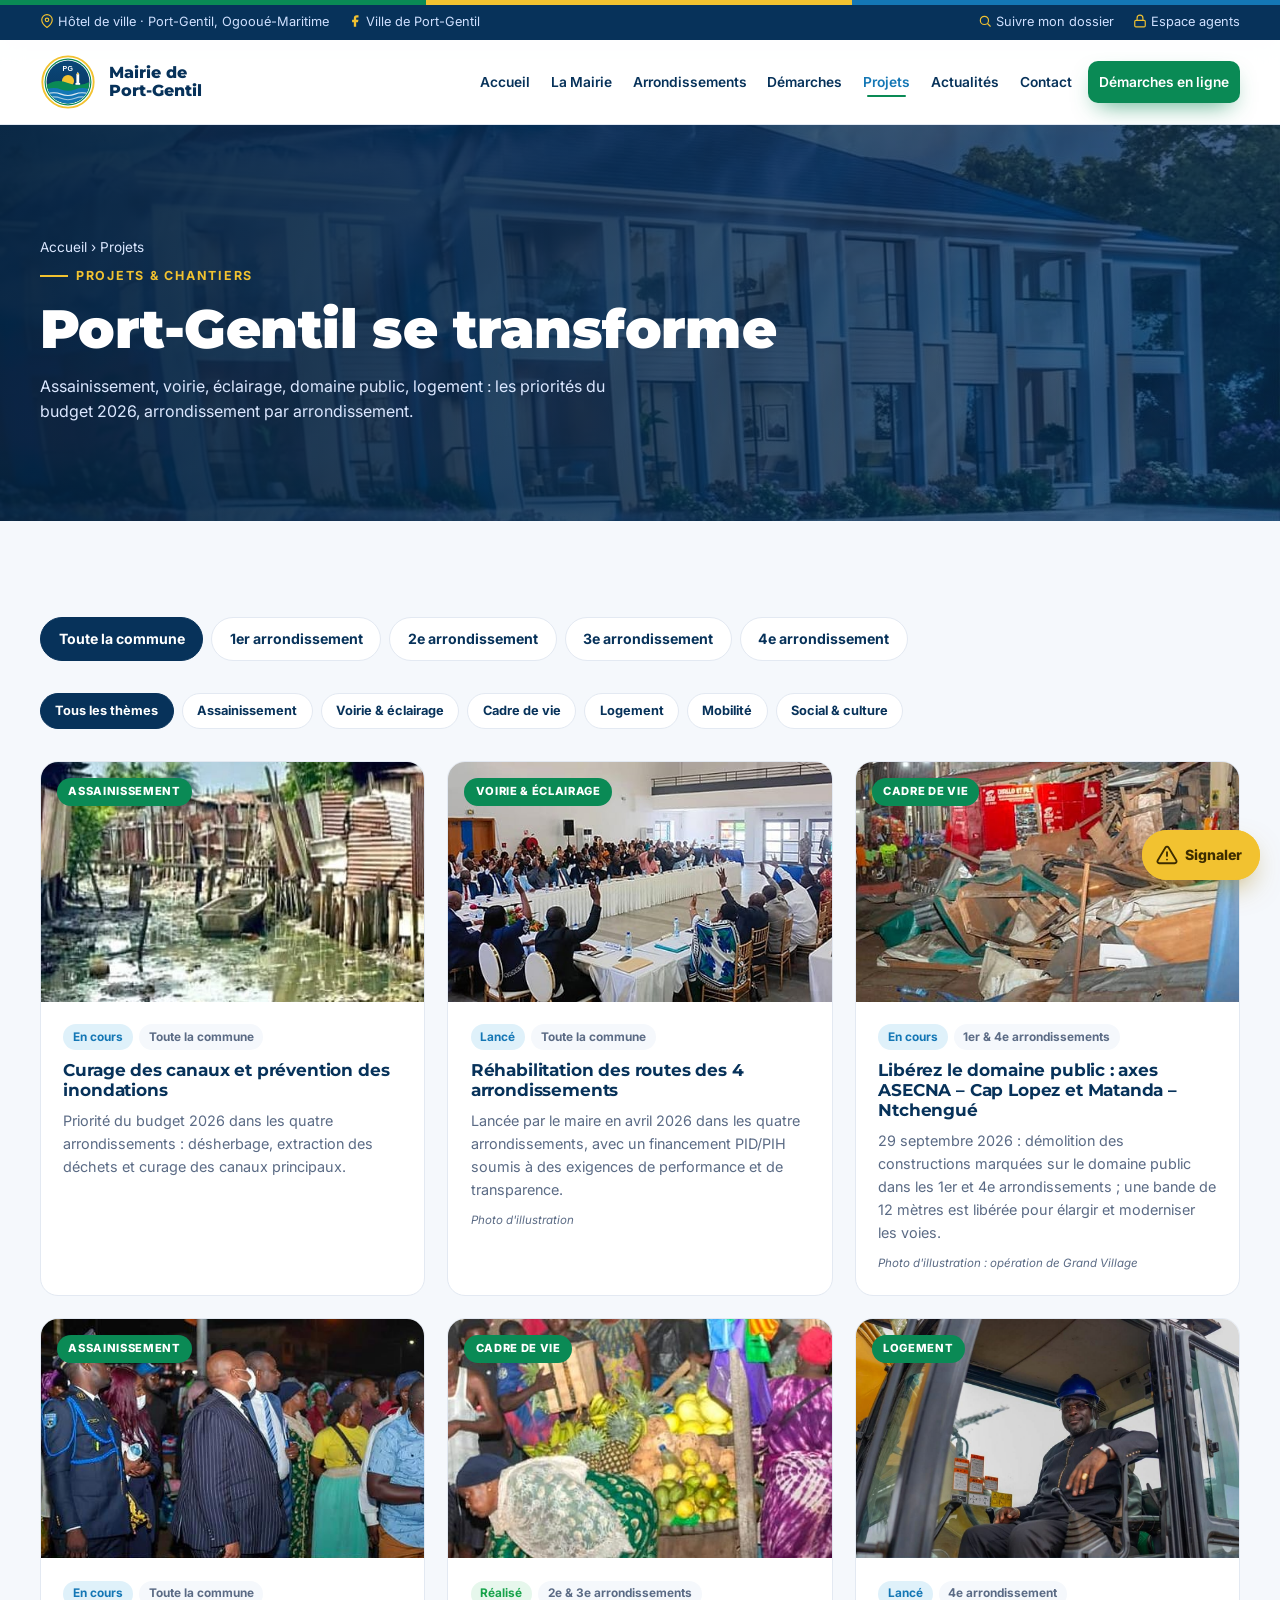
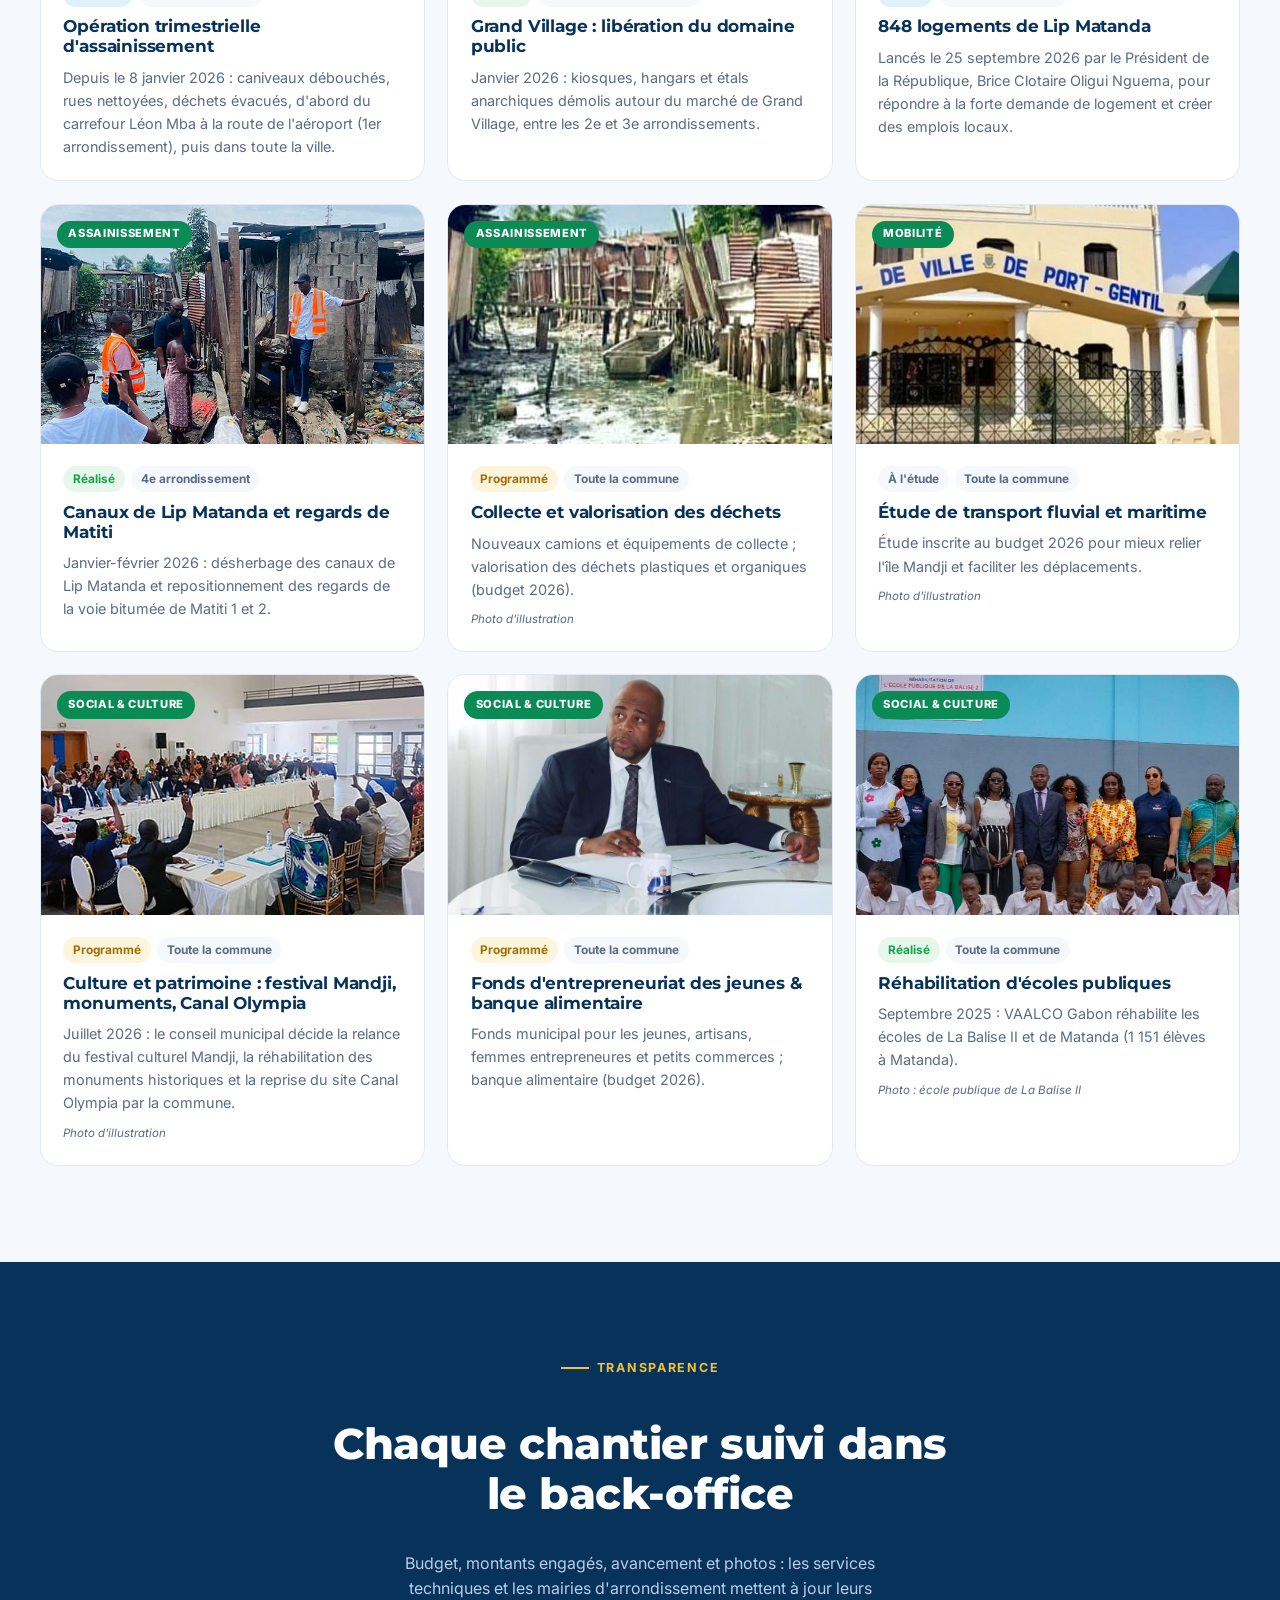
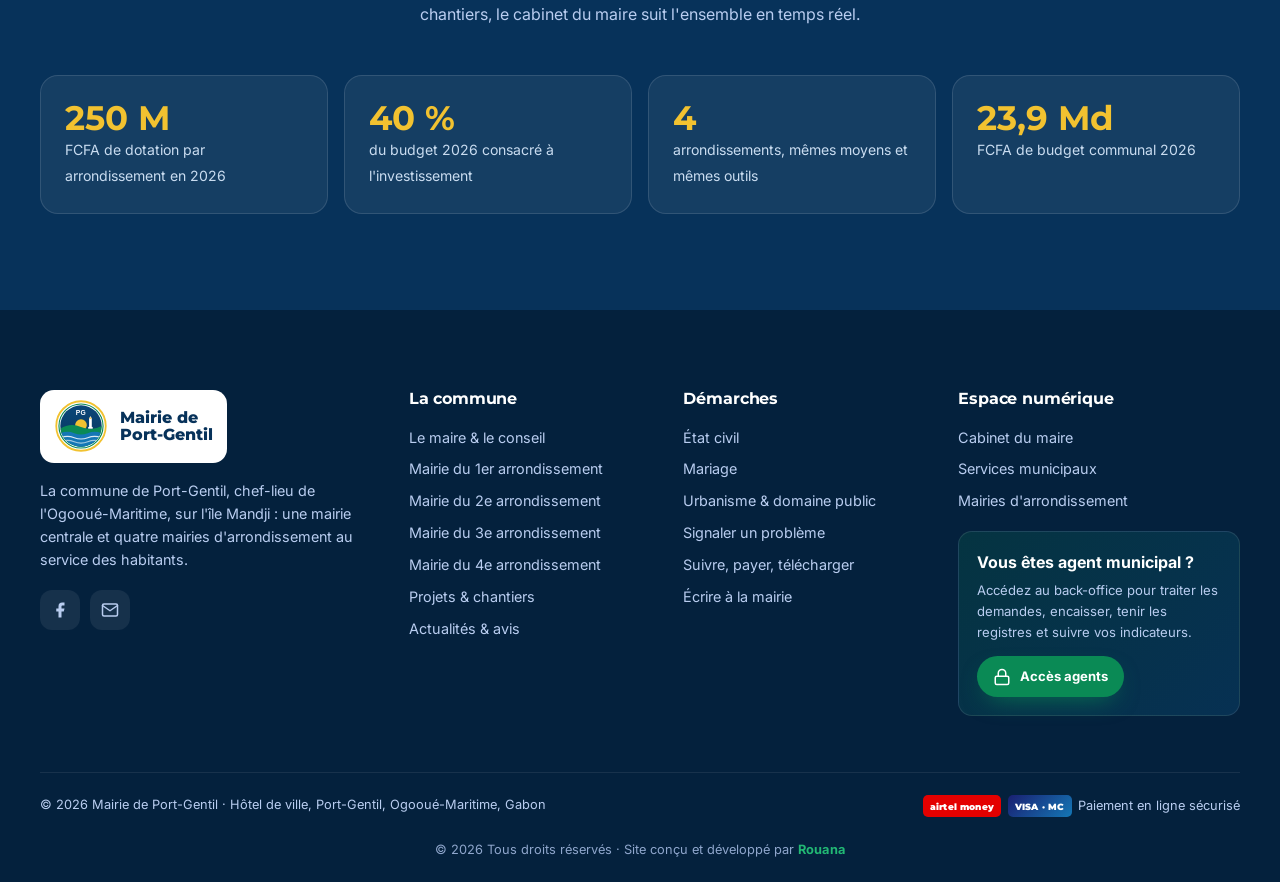
<file: projets.html>
<!doctype html>
<html lang="fr">
<head>
<meta charset="utf-8">
<meta name="viewport" content="width=device-width, initial-scale=1">
<meta name="color-scheme" content="only light">
<meta name="theme-color" content="#07325a">
<title>Projets & chantiers – Mairie de Port-Gentil</title>
<meta name="description" content="Les projets et chantiers de la commune de Port-Gentil : canaux, voiries, éclairage public, logements de Lip Matanda, déchets.">
<meta property="og:title" content="Projets & chantiers – Mairie de Port-Gentil">
<meta property="og:description" content="Les projets et chantiers de la commune de Port-Gentil : canaux, voiries, éclairage public, logements de Lip Matanda, déchets.">
<meta property="og:image" content="assets/img/lip-matanda-perspective.jpg">
<link rel="icon" href="assets/img/logo-pog.svg">
<link rel="preconnect" href="https://fonts.googleapis.com"><link rel="preconnect" href="https://fonts.gstatic.com" crossorigin>
<link href="https://fonts.googleapis.com/css2?family=Inter:wght@400;500;600;700&family=Montserrat:wght@600;700;800;900&display=swap" rel="stylesheet">
<link rel="stylesheet" href="assets/css/style.css">
</head>
<body data-page="projets">
<div class="flagbar"></div>
<div id="site-header"></div>

<section class="page-hero">
  <img class="bg" src="assets/img/lip-matanda-perspective.jpg" alt="" style="object-position:center">
  <div class="wrap">
    <p class="crumbs"><a href="index.html">Accueil</a> › Projets</p>
    <span class="eyebrow">Projets & chantiers</span>
    <h1>Port-Gentil se transforme</h1>
    <p>Assainissement, voirie, éclairage, domaine public, logement : les priorités du budget 2026, arrondissement par arrondissement.</p>
  </div>
</section>

<section>
  <div class="wrap">
    <div class="tabs" id="proj-arr"></div>
    <div class="tabs tabs-sm" id="proj-tabs"></div>
    <div class="news" id="proj-grid"></div>
  </div>
</section>
<section class="bg-navy">
  <div class="wrap">
    <div class="center"><div class="sec-head"><span class="eyebrow">Transparence</span><h2>Chaque chantier suivi dans le back-office</h2><p>Budget, montants engagés, avancement et photos : les services techniques et les mairies d'arrondissement mettent à jour leurs chantiers, le cabinet du maire suit l'ensemble en temps réel.</p></div></div>
    <div class="budget">
      <div class="bcard rv"><b>250 M</b><span>FCFA de dotation par arrondissement en 2026</span></div>
      <div class="bcard rv d1"><b>40 %</b><span>du budget 2026 consacré à l'investissement</span></div>
      <div class="bcard rv d2"><b>4</b><span>arrondissements, mêmes moyens et mêmes outils</span></div>
      <div class="bcard rv d3"><b>23,9 Md</b><span>FCFA de budget communal 2026</span></div>
    </div>
  </div>
</section>

<div id="site-footer"></div>
<script src="assets/js/data.js"></script>
<script src="assets/js/config.js"></script>
<script src="assets/js/store.js"></script>
<script src="assets/js/main.js"></script>
</body>
</html>
</file>
<file: assets/css/style.css>
/* =========================================================
   Mairie de Port-Gentil · Feuille de style
   ========================================================= */
:root{
  color-scheme:only light;
  --navy:#07325a; --navy-2:#0b4a7d; --blue:#1477b5; --sky:#22a2d6; --sky-2:#dff1fa;
  --orange:#0a8a55; --orange-2:#22b874; --gold:#f2c230;
  --ink:#0f1c33; --muted:#5b6b85; --line:#e3e9f2; --bg:#f5f8fc; --card:#fff;
  --ok:#16a34a; --warn:#d97706; --bad:#dc2626;
  --r:18px; --r-sm:12px; --shadow:0 10px 30px -12px rgba(7,50,90,.25); --shadow-lg:0 30px 60px -20px rgba(7,50,90,.35);
  --font-h:"Montserrat",system-ui,sans-serif; --font:"Inter",system-ui,sans-serif;
  --wrap:1200px;
}
*{box-sizing:border-box;margin:0;padding:0}
html{scroll-behavior:smooth}
body{font-family:var(--font);color:var(--ink);background:var(--bg);line-height:1.6;-webkit-font-smoothing:antialiased;overflow-x:hidden}
img{max-width:100%;display:block}
a{color:inherit;text-decoration:none}
button,input,select,textarea{font:inherit;color:inherit}
h1,h2,h3,h4{font-family:var(--font-h);line-height:1.15;letter-spacing:-.01em}
.wrap{width:min(var(--wrap),100% - 32px);margin-inline:auto}
.sr-only{position:absolute;width:1px;height:1px;overflow:hidden;clip:rect(0 0 0 0)}

/* ---------- Boutons ---------- */
.btn{display:inline-flex;align-items:center;gap:.55rem;padding:.85rem 1.4rem;border-radius:999px;font-weight:700;font-size:.92rem;border:2px solid transparent;cursor:pointer;transition:.25s;white-space:nowrap}
.btn svg{width:18px;height:18px}
.btn-orange{background:var(--orange);color:#fff;box-shadow:0 10px 24px -10px rgba(10,138,85,.8)}
.btn-orange:hover{background:var(--orange-2);transform:translateY(-2px)}
.btn-ghost{border-color:rgba(255,255,255,.55);color:#fff}
.btn-ghost:hover{background:#fff;color:var(--navy)}
.btn-navy{background:var(--navy);color:#fff}
.btn-navy:hover{background:var(--blue)}
.btn-line{border-color:var(--line);background:#fff;color:var(--navy)}
.btn-line:hover{border-color:var(--blue);color:var(--blue)}
.btn-sm{padding:.5rem .9rem;font-size:.82rem}

/* ---------- Top bar & header ---------- */
.topbar{background:var(--navy);color:#cfe0ff;font-size:.8rem}
.topbar .wrap{display:flex;justify-content:space-between;gap:1rem;padding:.45rem 0;flex-wrap:wrap}
.topbar a:hover{color:#fff}
.topbar .tb-l,.topbar .tb-r{display:flex;gap:1.2rem;align-items:center;flex-wrap:wrap}
.topbar svg{width:14px;height:14px;vertical-align:-2px;margin-right:4px;color:var(--orange-2)}
.header{position:sticky;top:0;z-index:50;background:rgba(255,255,255,.92);backdrop-filter:blur(12px);border-bottom:1px solid var(--line);transition:.3s}
.header.scrolled{box-shadow:0 8px 30px -18px rgba(7,50,90,.4)}
.header .wrap{display:flex;align-items:center;justify-content:space-between;gap:1rem;height:84px;transition:height .3s}
.header.scrolled .wrap{height:68px}
.brand{display:flex;align-items:center;gap:.8rem}
.brand img{height:58px;width:auto;transition:.3s}
.header.scrolled .brand img{height:48px}
.brand b{display:block;font-family:var(--font-h);font-weight:800;color:var(--navy);font-size:1rem;line-height:1.1}
.brand small{display:block;font-size:.7rem;color:var(--muted);letter-spacing:.04em;text-transform:uppercase}
.nav{display:flex;align-items:center;gap:.2rem}
.nav a{padding:.55rem .8rem;border-radius:10px;font-weight:600;font-size:.9rem;color:var(--navy);position:relative}
.nav a:hover{color:var(--blue);background:var(--sky-2)}
.nav a.active{color:var(--blue)}
.nav a.active::after{content:"";position:absolute;left:.8rem;right:.8rem;bottom:.25rem;height:2px;background:var(--orange);border-radius:2px}
.nav .btn{margin-left:.6rem}
.burger{display:none;background:none;border:0;width:44px;height:44px;cursor:pointer;border-radius:10px}
.burger span{display:block;width:24px;height:2px;background:var(--navy);margin:5px auto;transition:.3s}
@media (max-width:1020px){
  .burger{display:block}
  .nav{position:fixed;inset:68px 0 auto 0;background:#fff;flex-direction:column;align-items:stretch;padding:1rem;gap:.2rem;box-shadow:var(--shadow-lg);transform:translateY(-12px);opacity:0;visibility:hidden;pointer-events:none;transition:.3s;max-height:calc(100vh - 68px);overflow:auto}
  .header .wrap{height:68px}
  .nav.open{transform:none;opacity:1;visibility:visible;pointer-events:auto}
  .nav a{padding:.9rem 1rem}
  .nav .btn{margin:.5rem 0 0;justify-content:center}
  .topbar .tb-r{display:none}
  .brand small{display:none}
}
@media (max-width:640px){.topbar{display:none}.hero-dots{display:none!important}.hero .wrap{padding:4rem 0 8rem!important}
}

/* ---------- Hero ---------- */
.hero{position:relative;min-height:88vh;display:grid;align-items:center;color:#fff;overflow:hidden;isolation:isolate}
.hero-slides,.hero-slides figure{position:absolute;inset:0;z-index:-2}
.hero-slides figure{opacity:0;transition:opacity 1.4s ease}
.hero-slides figure.on{opacity:1}
.hero-slides img{width:100%;height:100%;object-fit:cover;transform:scale(1.08)}
.hero-slides figure.on img{animation:kenburns 9s ease-out forwards}
@keyframes kenburns{from{transform:scale(1.12)}to{transform:scale(1)}}
.hero::before{content:"";position:absolute;inset:0;z-index:-1;background:linear-gradient(100deg,rgba(4,32,60,.95) 0%,rgba(7,50,90,.78) 42%,rgba(7,50,90,.15) 100%)}
.hero .wrap{padding:6rem 0 9rem}
.eyebrow{display:inline-flex;align-items:center;gap:.5rem;font-weight:700;font-size:.78rem;letter-spacing:.14em;text-transform:uppercase;color:var(--orange-2)}
.eyebrow::before{content:"";width:28px;height:2px;background:currentColor}
.hero h1{font-size:clamp(2.3rem,5.4vw,4.3rem);font-weight:900;max-width:14ch;margin:1rem 0 1.2rem}
.hero h1 em{font-style:normal;background:linear-gradient(90deg,var(--orange-2),var(--gold));-webkit-background-clip:text;background-clip:text;color:transparent}
.hero p.lead{font-size:1.12rem;max-width:52ch;color:#dbe7ff}
.hero .cta{display:flex;gap:.8rem;margin-top:2rem;flex-wrap:wrap}
.hero-dots{position:absolute;right:32px;bottom:150px;display:flex;flex-direction:column;gap:10px}
.hero-dots button{width:10px;height:10px;border-radius:50%;border:2px solid #fff;background:transparent;cursor:pointer;transition:.3s}
.hero-dots button.on{background:var(--orange);border-color:var(--orange);height:28px;border-radius:6px}
.wave{position:absolute;left:0;right:0;bottom:-1px;width:100%;height:110px;z-index:0}
.wave path{animation:wave 10s ease-in-out infinite alternate}
.wave path:nth-child(2){animation-duration:14s;animation-direction:alternate-reverse}
@keyframes wave{to{transform:translateX(-60px)}}

.stats{position:relative;z-index:3;margin-top:-80px}
.stats .grid{display:grid;grid-template-columns:repeat(4,1fr);background:var(--navy);color:#fff;border-radius:var(--r);box-shadow:var(--shadow-lg);overflow:hidden}
.stat{padding:1.8rem 1.4rem;display:flex;gap:1rem;align-items:center;border-right:1px solid rgba(255,255,255,.1)}
.stat:last-child{border:0}
.stat .ic{width:52px;height:52px;border-radius:14px;display:grid;place-items:center;background:rgba(10,138,85,.15);color:var(--orange-2);flex:none}
.stat .ic svg{width:26px;height:26px}
.stat b{font-family:var(--font-h);font-size:2rem;font-weight:800;display:block;line-height:1}
.stat span{font-size:.82rem;color:#b9cdf0}
@media (max-width:860px){.stats .grid{grid-template-columns:1fr 1fr}.stat:nth-child(2){border-right:0}.stat{border-bottom:1px solid rgba(255,255,255,.1)}}
@media (max-width:480px){.stats .grid{grid-template-columns:1fr}.stat{border-right:0}}

/* ---------- Sections ---------- */
section{padding:6rem 0}
.sec-head{display:flex;justify-content:space-between;align-items:end;gap:2rem;margin-bottom:3rem;flex-wrap:wrap}
.sec-head h2{font-size:clamp(1.8rem,3.4vw,2.7rem);color:var(--navy);font-weight:800;max-width:22ch;margin-top:.6rem}
.sec-head p{max-width:48ch;color:var(--muted)}
.center{text-align:center}
.center .sec-head{justify-content:center;text-align:center;flex-direction:column;align-items:center}
.bg-white{background:#fff}
.bg-navy{background:var(--navy);color:#fff}
.bg-navy .sec-head h2{color:#fff}
.bg-navy .sec-head p{color:#b9cdf0}

/* Page hero (pages internes) */
.page-hero{position:relative;color:#fff;padding:7rem 0 6rem;overflow:hidden;isolation:isolate}
.page-hero img.bg{position:absolute;inset:0;width:100%;height:100%;object-fit:cover;z-index:-2}
.page-hero::before{content:"";position:absolute;inset:0;z-index:-1;background:linear-gradient(100deg,rgba(4,32,60,.95),rgba(7,50,90,.65))}
.page-hero h1{font-size:clamp(2rem,4.5vw,3.4rem);font-weight:900;margin:.8rem 0}
.page-hero p{max-width:60ch;color:#dbe7ff}
.crumbs{font-size:.85rem;color:#b9cdf0}
.crumbs a:hover{color:#fff}

/* ---------- Cartes formations ---------- */
.tabs{display:flex;gap:.5rem;flex-wrap:wrap;margin-bottom:2rem}
.tab{padding:.6rem 1.1rem;border-radius:999px;border:1.5px solid var(--line);background:#fff;font-weight:700;font-size:.88rem;cursor:pointer;color:var(--navy);transition:.2s}
.tab:hover{border-color:var(--blue)}
.tab.on{background:var(--navy);border-color:var(--navy);color:#fff}
.tab .n{display:inline-grid;place-items:center;min-width:22px;height:22px;border-radius:99px;background:var(--sky-2);color:var(--blue);font-size:.72rem;margin-left:.35rem;padding:0 6px}
.tab.on .n{background:var(--orange);color:#fff}
.cards{display:grid;grid-template-columns:repeat(auto-fill,minmax(260px,1fr));gap:1.3rem}
.fcard{background:#fff;border:1px solid var(--line);border-radius:var(--r);padding:1.6rem;position:relative;transition:.3s;display:flex;flex-direction:column;gap:.7rem;overflow:hidden}
.fcard::after{content:"";position:absolute;left:0;top:0;height:4px;width:0;background:linear-gradient(90deg,var(--orange),var(--gold));transition:.4s}
.fcard:hover{transform:translateY(-6px);box-shadow:var(--shadow);border-color:transparent}
.fcard:hover::after{width:100%}
.fcard .ic{width:54px;height:54px;border-radius:14px;background:var(--navy);color:#fff;display:grid;place-items:center;transition:.3s}
.fcard:hover .ic{background:var(--orange);transform:rotate(-6deg)}
.fcard .ic svg{width:26px;height:26px}
.fcard h3{font-size:1.05rem;color:var(--navy)}
.fcard p{font-size:.9rem;color:var(--muted);flex:1}
.fcard .tag{position:absolute;top:1.3rem;right:1.3rem;font-size:.7rem;font-weight:800;letter-spacing:.06em;text-transform:uppercase;padding:.25rem .6rem;border-radius:99px;background:var(--sky-2);color:var(--blue)}
.fcard .tag.m{background:#e2f5ec;color:var(--orange)}
.fcard .tag.c{background:#fdf4dc;color:#a36d05}
.fcard .more{font-weight:700;color:var(--blue);font-size:.88rem;display:inline-flex;gap:.3rem;align-items:center;cursor:pointer;background:none;border:0;padding:0}
.fcard .more:hover{gap:.6rem}

/* ---------- Split / feature ---------- */
.split{display:grid;grid-template-columns:1.05fr 1fr;gap:4rem;align-items:center}
@media (max-width:900px){.split{grid-template-columns:1fr;gap:2.5rem}}
.mosaic{display:grid;grid-template-columns:1fr 1fr;grid-template-rows:220px 220px;gap:1rem;position:relative}
.mosaic img{width:100%;height:100%;object-fit:cover;border-radius:var(--r);box-shadow:var(--shadow)}
.mosaic img:first-child{grid-row:span 2}
.mosaic .badge{position:absolute;left:-18px;bottom:28px;background:var(--orange);color:#fff;border-radius:var(--r);padding:1rem 1.3rem;box-shadow:var(--shadow-lg);font-family:var(--font-h)}
.mosaic .badge b{font-size:2rem;display:block;line-height:1}
.mosaic .badge span{font-size:.8rem}
@media (max-width:560px){.mosaic{grid-template-rows:170px 170px}.mosaic .badge{left:8px}}
.checks{list-style:none;display:grid;gap:.9rem;margin:1.6rem 0 2rem}
.checks li{display:flex;gap:.8rem;align-items:flex-start}
.checks li::before{content:"";flex:none;width:24px;height:24px;border-radius:50%;background:var(--orange) url("data:image/svg+xml,%3Csvg xmlns='http://www.w3.org/2000/svg' viewBox='0 0 24 24' fill='none' stroke='white' stroke-width='3'%3E%3Cpath d='M5 12l5 5 9-10'/%3E%3C/svg%3E") center/14px no-repeat;margin-top:2px}
.lead-p{color:var(--muted);font-size:1.05rem}

/* ---------- Valeurs / pillars ---------- */
.pillars{display:grid;grid-template-columns:repeat(4,1fr);gap:1.2rem}
@media (max-width:900px){.pillars{grid-template-columns:1fr 1fr}}
@media (max-width:520px){.pillars{grid-template-columns:1fr}}
.pillar{padding:2rem 1.6rem;border-radius:var(--r);background:rgba(255,255,255,.06);border:1px solid rgba(255,255,255,.1);transition:.3s}
.pillar:hover{background:rgba(255,255,255,.1);transform:translateY(-4px)}
.pillar .num{font-family:var(--font-h);font-weight:900;font-size:2.4rem;color:var(--orange-2);opacity:.9}
.pillar h3{margin:.6rem 0 .5rem;font-size:1.1rem}
.pillar p{color:#b9cdf0;font-size:.92rem}

/* ---------- Galerie ---------- */
.filters{display:flex;gap:.5rem;flex-wrap:wrap;justify-content:center;margin-bottom:2rem}
.gallery{columns:3 280px;column-gap:1rem}
.gallery figure{break-inside:avoid;margin-bottom:1rem;position:relative;border-radius:var(--r);overflow:hidden;cursor:zoom-in;box-shadow:var(--shadow)}
.gallery img{width:100%;transition:transform .6s}
.gallery figure:hover img{transform:scale(1.06)}
.gallery figcaption{position:absolute;inset:auto 0 0 0;padding:2.5rem 1rem .9rem;color:#fff;font-weight:600;font-size:.9rem;background:linear-gradient(transparent,rgba(4,32,60,.9));transform:translateY(40%);opacity:0;transition:.35s}
.gallery figure:hover figcaption{transform:none;opacity:1}
.gallery figcaption small{display:block;color:var(--orange-2);font-size:.72rem;text-transform:uppercase;letter-spacing:.1em}
.gallery figure.hide{display:none}
.lightbox{position:fixed;inset:0;background:rgba(5,15,35,.94);z-index:200;display:none;align-items:center;justify-content:center;padding:2rem}
.lightbox.on{display:flex}
.lightbox img{max-height:84vh;max-width:92vw;border-radius:12px;box-shadow:0 20px 60px rgba(0,0,0,.6)}
.lightbox p{position:absolute;bottom:1.2rem;left:0;right:0;text-align:center;color:#fff;font-weight:600}
.lightbox button{position:absolute;background:rgba(255,255,255,.12);border:0;color:#fff;width:48px;height:48px;border-radius:50%;cursor:pointer;font-size:1.4rem}
.lightbox button:hover{background:var(--orange)}
.lb-x{top:1.2rem;right:1.2rem}.lb-p{left:1.2rem;top:50%}.lb-n{right:1.2rem;top:50%}

/* ---------- Actualités ---------- */
.news{display:grid;grid-template-columns:repeat(3,1fr);gap:1.4rem}
@media (max-width:900px){.news{grid-template-columns:1fr 1fr}}
@media (max-width:600px){.news{grid-template-columns:1fr}}
.ncard{background:#fff;border-radius:var(--r);overflow:hidden;border:1px solid var(--line);transition:.3s;display:flex;flex-direction:column}
.ncard:hover{box-shadow:var(--shadow);transform:translateY(-5px)}
.ncard .ph{aspect-ratio:16/10;overflow:hidden;position:relative}
.ncard .ph img{width:100%;height:100%;object-fit:cover;transition:.6s}
.ncard:hover .ph img{transform:scale(1.07)}
.ncard .cat{position:absolute;top:1rem;left:1rem;background:var(--orange);color:#fff;font-size:.7rem;font-weight:800;padding:.3rem .7rem;border-radius:99px;text-transform:uppercase;letter-spacing:.06em}
.ncard .bd{padding:1.4rem;display:flex;flex-direction:column;gap:.6rem;flex:1}
.ncard h3{font-size:1.08rem;color:var(--navy)}
.ncard p{font-size:.9rem;color:var(--muted)}

/* ---------- Témoignages ---------- */
.testi{position:relative;max-width:820px;margin:auto;text-align:center}
.testi blockquote{font-family:var(--font-h);font-size:clamp(1.15rem,2.2vw,1.5rem);font-weight:600;line-height:1.5;color:#fff;min-height:7.5em;transition:opacity .4s}
.testi cite{display:block;margin-top:1.2rem;font-style:normal;color:var(--orange-2);font-weight:700}
.testi cite span{display:block;color:#b9cdf0;font-weight:500;font-size:.88rem}
.testi .dots{display:flex;gap:8px;justify-content:center;margin-top:1.6rem}
.testi .dots button{width:10px;height:10px;border-radius:99px;border:0;background:rgba(255,255,255,.3);cursor:pointer;transition:.3s}
.testi .dots button.on{width:30px;background:var(--orange)}

/* ---------- Partenaires marquee ---------- */
.marquee{overflow:hidden;mask-image:linear-gradient(90deg,transparent,#000 10%,#000 90%,transparent)}
.marquee .track{display:flex;gap:1rem;width:max-content;animation:marq 38s linear infinite}
.marquee:hover .track{animation-play-state:paused}
@keyframes marq{to{transform:translateX(-50%)}}
.partner{display:flex;align-items:center;gap:.8rem;padding:1rem 1.4rem;background:#fff;border:1px solid var(--line);border-radius:14px;min-width:250px}
.partner .pl{width:44px;height:44px;border-radius:12px;display:grid;place-items:center;font-family:var(--font-h);font-weight:900;color:#fff;font-size:.8rem;flex:none}
.partner b{display:block;color:var(--navy);font-size:.9rem;line-height:1.2}
.partner small{color:var(--muted);font-size:.75rem}

/* ---------- CTA band ---------- */
.band{background:linear-gradient(110deg,var(--navy) 0%,var(--navy-2) 55%,var(--blue) 100%);border-radius:24px;padding:3rem;color:#fff;display:flex;justify-content:space-between;align-items:center;gap:2rem;position:relative;overflow:hidden;flex-wrap:wrap}
.band::after{content:"";position:absolute;right:-80px;top:-80px;width:280px;height:280px;border-radius:50%;border:40px solid rgba(10,138,85,.18)}
.band h2{font-size:clamp(1.5rem,3vw,2.2rem);max-width:24ch}
.band p{color:#cfe0ff;margin-top:.5rem}
.band > *{position:relative;z-index:1}

/* ---------- Formulaires ---------- */
.form{display:grid;gap:1rem}
.form .row{display:grid;grid-template-columns:1fr 1fr;gap:1rem}
@media (max-width:620px){.form .row{grid-template-columns:1fr}}
.field label{display:block;font-weight:600;font-size:.85rem;margin-bottom:.35rem;color:var(--navy)}
.field input,.field select,.field textarea{width:100%;padding:.8rem 1rem;border:1.5px solid var(--line);border-radius:var(--r-sm);background:#fff;transition:.2s;outline:none}
.field input:focus,.field select:focus,.field textarea:focus{border-color:var(--blue);box-shadow:0 0 0 4px rgba(20,119,181,.12)}
.field textarea{min-height:130px;resize:vertical}
.panel{background:#fff;border:1px solid var(--line);border-radius:var(--r);padding:2rem;box-shadow:var(--shadow)}
.steps{display:flex;gap:.5rem;margin-bottom:1.5rem}
.steps span{flex:1;height:6px;border-radius:99px;background:var(--line);transition:.4s}
.steps span.on{background:linear-gradient(90deg,var(--orange),var(--gold))}
.fstep{display:none;animation:fade .4s}
.fstep.on{display:grid;gap:1rem}
@keyframes fade{from{opacity:0;transform:translateY(8px)}to{opacity:1;transform:none}}

/* ---------- Contact ---------- */
.cinfo{display:grid;gap:1rem}
.citem{display:flex;gap:1rem;padding:1.2rem;background:#fff;border-radius:var(--r);border:1px solid var(--line);transition:.25s}
.citem:hover{border-color:var(--blue);transform:translateX(4px)}
.citem .ic{width:48px;height:48px;border-radius:12px;background:var(--sky-2);color:var(--blue);display:grid;place-items:center;flex:none}
.citem .ic svg{width:22px;height:22px}
.citem b{display:block;color:var(--navy)}
.citem span{color:var(--muted);font-size:.9rem}
.map{border:0;width:100%;height:380px;border-radius:var(--r);box-shadow:var(--shadow);margin-top:3rem}

/* ---------- FAQ ---------- */
.faq details{background:#fff;border:1px solid var(--line);border-radius:var(--r-sm);margin-bottom:.8rem;overflow:hidden}
.faq summary{padding:1.1rem 1.3rem;font-weight:700;color:var(--navy);cursor:pointer;list-style:none;display:flex;justify-content:space-between;gap:1rem}
.faq summary::after{content:"+";font-size:1.4rem;color:var(--orange);transition:.3s;line-height:1}
.faq details[open] summary::after{transform:rotate(45deg)}
.faq details p{padding:0 1.3rem 1.2rem;color:var(--muted)}

/* ---------- Timeline ---------- */
.timeline{position:relative;padding-left:2rem;border-left:2px dashed var(--line);display:grid;gap:2rem}
.tl{position:relative}
.tl::before{content:"";position:absolute;left:calc(-2rem - 9px);top:4px;width:16px;height:16px;border-radius:50%;background:var(--orange);box-shadow:0 0 0 5px #e2f5ec}
.tl b{font-family:var(--font-h);color:var(--blue)}
.tl h4{color:var(--navy);margin:.2rem 0}
.tl p{color:var(--muted);font-size:.93rem}

/* ---------- Footer ---------- */
.footer{background:#04213d;color:#b9cdf0;padding:5rem 0 0;position:relative}
.footer .grid{display:grid;grid-template-columns:1.4fr 1fr 1fr 1.2fr;gap:2.5rem}
@media (max-width:900px){.footer .grid{grid-template-columns:1fr 1fr}}
@media (max-width:560px){.footer .grid{grid-template-columns:1fr}}
.footer h4{color:#fff;font-size:1rem;margin-bottom:1.1rem}
.footer ul{list-style:none;display:grid;gap:.55rem;font-size:.9rem}
.footer a:hover{color:var(--orange-2)}
.footer .logo-w{background:#fff;border-radius:14px;padding:.6rem .9rem;display:inline-block;margin-bottom:1rem}
.footer .logo-w img{height:64px}
.footer p{font-size:.9rem}
.socials{display:flex;gap:.6rem;margin-top:1.2rem}
.socials a{width:40px;height:40px;border-radius:12px;display:grid;place-items:center;background:rgba(255,255,255,.07);transition:.25s}
.socials a:hover{background:var(--orange);color:#fff}
.socials svg{width:18px;height:18px}
.staff-box{margin-top:1.2rem;padding:1.1rem;border-radius:14px;background:linear-gradient(135deg,rgba(10,138,85,.18),rgba(20,119,181,.18));border:1px solid rgba(255,255,255,.1)}
.staff-box b{color:#fff;display:block;margin-bottom:.3rem}
.staff-box p{font-size:.82rem;margin-bottom:.8rem}
.foot-credit{text-align:center;font-size:.8rem;padding:0 0 1.4rem;color:#8fa6cc}
.foot-credit b{color:var(--orange-2);font-weight:700;letter-spacing:.02em}
.foot-bottom{border-top:1px solid rgba(255,255,255,.08);margin-top:3.5rem;padding:1.4rem 0;display:flex;justify-content:space-between;gap:1rem;font-size:.8rem;flex-wrap:wrap}

/* ---------- Flottants ---------- */
.wa{position:fixed;right:20px;bottom:20px;z-index:90;width:58px;height:58px;border-radius:50%;background:#25d366;color:#fff;display:grid;place-items:center;box-shadow:0 12px 30px -8px rgba(37,211,102,.7);transition:.3s}
.wa:hover{transform:scale(1.08)}
.wa svg{width:30px;height:30px}
.wa::before{content:"";position:absolute;inset:0;border-radius:50%;border:2px solid #25d366;animation:ping 2s infinite}
@keyframes ping{to{transform:scale(1.6);opacity:0}}
.totop{position:fixed;right:28px;bottom:92px;z-index:90;width:42px;height:42px;border-radius:12px;border:0;background:var(--navy);color:#fff;cursor:pointer;opacity:0;pointer-events:none;transition:.3s}
.totop.on{opacity:1;pointer-events:auto}
.progress{position:fixed;top:0;left:0;height:3px;background:linear-gradient(90deg,var(--orange),var(--gold));z-index:100;width:0}

/* ---------- Toast & modal ---------- */
.toast{position:fixed;left:50%;bottom:28px;transform:translate(-50%,140%);background:var(--navy);color:#fff;padding:.9rem 1.3rem;border-radius:14px;box-shadow:var(--shadow-lg);z-index:300;transition:.35s;font-weight:600;display:flex;gap:.6rem;align-items:center;max-width:calc(100vw - 32px)}
.toast.on{transform:translate(-50%,0)}
.toast.ok{background:var(--ok)}.toast.err{background:var(--bad)}
.modal{position:fixed;inset:0;background:rgba(5,15,35,.6);backdrop-filter:blur(4px);z-index:250;display:none;align-items:center;justify-content:center;padding:1rem}
.modal.on{display:flex}
.modal .box{background:#fff;border-radius:22px;max-width:640px;width:100%;max-height:90vh;overflow:auto;box-shadow:var(--shadow-lg);animation:fade .3s}
.modal .box .mh{padding:1.5rem 1.8rem;border-bottom:1px solid var(--line);display:flex;justify-content:space-between;gap:1rem;align-items:start}
.modal .box .mb{padding:1.5rem 1.8rem}
.modal .x{background:var(--bg);border:0;width:36px;height:36px;border-radius:10px;cursor:pointer;font-size:1.2rem;flex:none}

/* ---------- Reveal ---------- */
.rv{opacity:0;transform:translateY(28px);transition:opacity .8s ease,transform .8s ease}
.rv.in{opacity:1;transform:none}
.rv.d1{transition-delay:.1s}.rv.d2{transition-delay:.2s}.rv.d3{transition-delay:.3s}
@media (prefers-reduced-motion:reduce){*{animation:none!important;transition:none!important}.rv{opacity:1;transform:none}}

/* =========================================================
   ESPACE NUMÉRIQUE (back-office des agents)
   ========================================================= */
.auth{min-height:calc(100vh - 120px);display:grid;grid-template-columns:1fr 1fr}
@media (max-width:900px){.auth{grid-template-columns:1fr}.auth .side{display:none}}
.auth .side{position:relative;color:#fff;padding:4rem;display:flex;flex-direction:column;justify-content:end;overflow:hidden;isolation:isolate}
.auth .side img{position:absolute;inset:0;width:100%;height:100%;object-fit:cover;z-index:-2}
.auth .side::before{content:"";position:absolute;inset:0;z-index:-1;background:linear-gradient(180deg,rgba(7,50,90,.2),rgba(4,32,60,.95))}
.auth .side h2{font-size:2.2rem;max-width:18ch}
.auth .side p{color:#cfe0ff;margin-top:.8rem;max-width:44ch}
.auth .main{display:grid;place-items:center;padding:3rem 1rem;background:#fff}
.auth .box{width:min(440px,100%)}
.auth h1{color:var(--navy);font-size:1.9rem;margin-bottom:.4rem}
.role-sw{display:grid;grid-template-columns:repeat(3,1fr);background:var(--bg);border-radius:14px;padding:5px;margin:1.6rem 0}
.role-sw button{border:0;background:none;padding:.7rem;border-radius:10px;font-weight:700;cursor:pointer;color:var(--muted);font-size:.86rem}
.role-sw button.on{background:#fff;color:var(--navy);box-shadow:0 4px 12px -6px rgba(7,50,90,.3)}
.demo{margin-top:1.4rem;padding:1rem;border-radius:12px;background:#fff8ef;border:1px dashed #f5c089;font-size:.84rem;color:#7a4a12}
.demo code{background:#fff;padding:.1rem .4rem;border-radius:6px;font-size:.82rem;cursor:pointer}

.app{display:grid;grid-template-columns:260px 1fr;min-height:100vh;background:var(--bg)}
@media (max-width:900px){.app{grid-template-columns:1fr}}
.sidebar{background:var(--navy);color:#b9cdf0;padding:1.4rem 1rem;display:flex;flex-direction:column;gap:.3rem;position:sticky;top:0;height:100vh}
@media (max-width:900px){.sidebar{position:fixed;inset:0 auto 0 0;width:270px;z-index:120;transform:translateX(-100%);transition:.3s}.sidebar.open{transform:none;box-shadow:0 0 0 100vmax rgba(5,15,35,.45)}}
.sidebar .sb-brand{display:flex;align-items:center;gap:.7rem;padding:.4rem .6rem 1.4rem;border-bottom:1px solid rgba(255,255,255,.08);margin-bottom:.8rem}
.sidebar .sb-brand img{height:44px;background:#fff;border-radius:10px;padding:4px}
.sidebar .sb-brand b{color:#fff;font-family:var(--font-h);display:block;line-height:1.1}
.sidebar .sb-brand small{font-size:.72rem;color:var(--orange-2);text-transform:uppercase;letter-spacing:.08em}
.sidebar a,.sidebar button.lnk{display:flex;align-items:center;gap:.8rem;padding:.75rem .9rem;border-radius:12px;font-weight:600;font-size:.9rem;transition:.2s;background:none;border:0;cursor:pointer;color:inherit;text-align:left;width:100%}
.sidebar a svg,.sidebar button.lnk svg{width:20px;height:20px;flex:none}
.sidebar a:hover,.sidebar button.lnk:hover{background:rgba(255,255,255,.07);color:#fff}
.sidebar a.on{background:var(--orange);color:#fff;box-shadow:0 10px 20px -10px rgba(10,138,85,.9)}
.sidebar .pill{margin-left:auto;background:var(--orange);color:#fff;border-radius:99px;font-size:.7rem;padding:.1rem .5rem}
.sidebar a.on .pill{background:#fff;color:var(--orange)}
.sidebar .sb-foot{margin-top:auto;border-top:1px solid rgba(255,255,255,.08);padding-top:.8rem}
.app-main{padding:1.6rem 2rem 3rem;min-width:0}
@media (max-width:600px){.app-main{padding:1rem}}
.app-top{display:flex;justify-content:space-between;align-items:center;gap:1rem;margin-bottom:1.6rem;flex-wrap:wrap}
.app-top h1{font-size:1.6rem;color:var(--navy)}
.app-top p{color:var(--muted);font-size:.9rem}
.who{display:flex;align-items:center;gap:.7rem;background:#fff;border:1px solid var(--line);padding:.4rem .9rem .4rem .4rem;border-radius:99px}
.av{width:38px;height:38px;border-radius:50%;display:grid;place-items:center;color:#fff;font-weight:800;font-size:.85rem;background:linear-gradient(135deg,var(--blue),var(--navy));flex:none}
.who b{display:block;font-size:.88rem;color:var(--navy);line-height:1.1}
.who small{font-size:.74rem;color:var(--muted)}
.top-actions{display:flex;align-items:center;gap:.5rem}
.tbtn{display:inline-flex;align-items:center;gap:.4rem;height:46px;padding:0 1rem;border-radius:99px;border:1px solid var(--line);background:#fff;color:var(--navy);font-weight:700;font-size:.86rem;cursor:pointer;transition:.2s}
.tbtn svg{width:18px;height:18px}
.tbtn:hover{border-color:var(--blue);color:var(--blue)}
.tbtn.out{background:var(--orange);border-color:var(--orange);color:#fff;box-shadow:0 8px 18px -10px rgba(10,138,85,.9)}
.tbtn.out:hover{background:var(--orange-2);color:#fff}
@media (max-width:900px){
  .app-main{padding-top:0}
  .app-top{position:sticky;top:0;z-index:60;background:rgba(245,248,252,.94);backdrop-filter:blur(10px);margin:0 -2rem 1rem;padding:.7rem 2rem;border-bottom:1px solid var(--line);flex-wrap:nowrap}
  .app-top > div:first-child{min-width:0}
  .app-top h1{font-size:1.15rem;white-space:nowrap;overflow:hidden;text-overflow:ellipsis}
  .app-top p{display:none}
  .who{display:none}
  .tbtn{height:40px;padding:0 .75rem;font-size:.8rem}
}
@media (max-width:600px){.app-top{margin:0 -1rem 1rem;padding:.7rem 1rem}}
@media (max-width:420px){.tbtn:not(.out) span{display:none}.tbtn:not(.out){width:40px;padding:0;justify-content:center}}
.sb-toggle{display:none}
@media (max-width:900px){.sb-toggle{display:inline-grid;place-items:center;width:42px;height:42px;border-radius:12px;border:1px solid var(--line);background:#fff;cursor:pointer}}
.kpis{display:grid;grid-template-columns:repeat(4,1fr);gap:1rem;margin-bottom:1.4rem}
@media (max-width:1100px){.kpis{grid-template-columns:1fr 1fr}}
.kpi{background:#fff;border:1px solid var(--line);border-radius:16px;padding:1.2rem;display:flex;gap:1rem;align-items:center}
.kpi .ic{width:48px;height:48px;border-radius:14px;display:grid;place-items:center;flex:none}
.kpi .ic svg{width:24px;height:24px}
.kpi b{font-family:var(--font-h);font-size:1.6rem;color:var(--navy);display:block;line-height:1.1}
.kpi span{font-size:.8rem;color:var(--muted)}
.ic-b{background:var(--sky-2);color:var(--blue)}.ic-o{background:#e2f5ec;color:var(--orange)}.ic-g{background:#e6f7ec;color:var(--ok)}.ic-y{background:#fdf4dc;color:#a36d05}
.card{background:#fff;border:1px solid var(--line);border-radius:16px;padding:1.4rem;margin-bottom:1.2rem}
.card h2{font-size:1.1rem;color:var(--navy);margin-bottom:1rem;display:flex;justify-content:space-between;align-items:center;gap:1rem;flex-wrap:wrap}
.cols{display:grid;grid-template-columns:1.6fr 1fr;gap:1.2rem}
@media (max-width:1100px){.cols{grid-template-columns:1fr}}
.toolbar{display:flex;gap:.7rem;flex-wrap:wrap;align-items:end;margin-bottom:1rem}
.toolbar .field{min-width:180px;flex:1}
.toolbar .field select,.toolbar .field input{padding:.6rem .8rem}
.tbl-wrap{overflow-x:auto;border:1px solid var(--line);border-radius:12px}
table.tbl{width:100%;border-collapse:collapse;font-size:.88rem;min-width:640px}
.tbl th{background:var(--bg);text-align:left;padding:.75rem .9rem;color:var(--muted);font-size:.74rem;text-transform:uppercase;letter-spacing:.06em;font-weight:700;white-space:nowrap}
.tbl td{padding:.65rem .9rem;border-top:1px solid var(--line);vertical-align:middle}
.tbl tr:hover td{background:#fafcff}
.tbl input.note{width:78px;padding:.45rem .5rem;border:1.5px solid var(--line);border-radius:8px;text-align:center;font-weight:700;outline:none}
.tbl input.note:focus{border-color:var(--blue)}
.tbl input.note.bad{border-color:var(--bad);background:#fff1f1}
.tbl input.note.dirty{background:#fff8ef;border-color:#f5c089}
.stu{display:flex;align-items:center;gap:.6rem}
.stu .av{width:32px;height:32px;font-size:.72rem}
.stu b{display:block;font-size:.88rem}
.stu small{color:var(--muted);font-size:.74rem}
.chip{display:inline-block;padding:.22rem .6rem;border-radius:99px;font-size:.74rem;font-weight:700;white-space:nowrap}
.chip.ok{background:#e6f7ec;color:var(--ok)}.chip.warn{background:#fdf4dc;color:#a36d05}.chip.bad{background:#fdecec;color:var(--bad)}.chip.info{background:var(--sky-2);color:var(--blue)}.chip.neu{background:var(--bg);color:var(--muted)}
.moy{font-family:var(--font-h);font-weight:800}
.bars{display:flex;align-items:end;gap:8px;height:170px;padding-top:10px}
.bars .b{flex:1;display:flex;flex-direction:column;align-items:center;gap:6px;height:100%;justify-content:end}
.bars .b i{display:block;width:100%;border-radius:8px 8px 3px 3px;background:linear-gradient(180deg,var(--sky),var(--blue));min-height:4px;transition:height .8s cubic-bezier(.2,.8,.2,1)}
.bars .b:nth-child(1) i,.bars .b:nth-child(2) i{background:linear-gradient(180deg,#f59e8b,var(--bad))}
.bars .b:nth-child(3) i{background:linear-gradient(180deg,#fbc27a,var(--orange))}
.bars .b small{font-size:.7rem;color:var(--muted);white-space:nowrap}
.bars .b em{font-style:normal;font-weight:800;font-size:.78rem;color:var(--navy)}
.feed{display:grid;gap:.8rem}
.post{padding:1rem;border:1px solid var(--line);border-radius:12px;border-left:4px solid var(--blue);background:#fff}
.post.devoir{border-left-color:var(--orange)}.post.urgent{border-left-color:var(--bad)}
.post h4{color:var(--navy);font-size:.95rem}
.post p{font-size:.88rem;color:var(--ink);margin:.35rem 0}
.post small{color:var(--muted);font-size:.76rem}
.post .top{display:flex;justify-content:space-between;gap:.6rem;align-items:start}
.msgs{display:grid;grid-template-columns:280px 1fr;border:1px solid var(--line);border-radius:14px;overflow:hidden;min-height:460px;background:#fff}
@media (max-width:760px){.msgs{grid-template-columns:1fr}}
.thread-list{border-right:1px solid var(--line);overflow:auto;max-height:560px}
.thread-list button{display:flex;gap:.7rem;width:100%;text-align:left;padding:.9rem 1rem;border:0;border-bottom:1px solid var(--line);background:#fff;cursor:pointer}
.thread-list button:hover{background:var(--bg)}
.thread-list button.on{background:var(--sky-2)}
.thread-list b{font-size:.86rem;display:block;color:var(--navy)}
.thread-list small{font-size:.76rem;color:var(--muted);display:-webkit-box;-webkit-line-clamp:1;-webkit-box-orient:vertical;overflow:hidden}
.thread-list .unread b::after{content:"";display:inline-block;width:8px;height:8px;border-radius:50%;background:var(--orange);margin-left:6px}
.chat{display:flex;flex-direction:column;min-width:0}
.chat .head{padding:1rem 1.2rem;border-bottom:1px solid var(--line);font-weight:700;color:var(--navy)}
.chat .body{flex:1;padding:1.2rem;overflow:auto;display:flex;flex-direction:column;gap:.6rem;background:var(--bg);max-height:420px}
.bubble{max-width:78%;padding:.7rem 1rem;border-radius:16px;font-size:.9rem;background:#fff;border:1px solid var(--line);align-self:flex-start}
.bubble.me{align-self:flex-end;background:var(--navy);color:#fff;border-color:var(--navy)}
.bubble small{display:block;font-size:.7rem;opacity:.65;margin-top:.25rem}
.chat form{display:flex;gap:.6rem;padding:.8rem;border-top:1px solid var(--line)}
.chat form input{flex:1;padding:.75rem 1rem;border:1.5px solid var(--line);border-radius:99px;outline:none}
.empty{padding:2.5rem 1rem;text-align:center;color:var(--muted)}
.empty svg{width:44px;height:44px;margin:0 auto .6rem;color:#c3cfe0}
.ring{--p:0;width:130px;height:130px;border-radius:50%;background:conic-gradient(var(--orange) calc(var(--p)*1%),var(--line) 0);display:grid;place-items:center;margin:auto}
.ring div{width:104px;height:104px;border-radius:50%;background:#fff;display:grid;place-items:center;text-align:center}
.ring b{font-family:var(--font-h);font-size:1.7rem;color:var(--navy);line-height:1}
.ring small{font-size:.72rem;color:var(--muted)}
.tt{display:grid;grid-template-columns:70px repeat(5,1fr);gap:4px;font-size:.78rem;min-width:640px}
.tt div{padding:.5rem;border-radius:8px;background:var(--bg);min-height:48px}
.tt .h{background:none;font-weight:800;color:var(--navy);text-align:center;min-height:auto}
.tt .t{background:none;color:var(--muted);font-weight:700}
.tt .c{background:var(--sky-2);color:var(--navy);font-weight:600;border-left:3px solid var(--blue)}
.tt .c.o{background:#e2f5ec;border-left-color:var(--orange)}
.tt .c small{display:block;color:var(--muted);font-weight:500}
.view{display:none;animation:fade .35s}
.view.on{display:block}
.notice{font-size:.8rem;color:var(--muted);background:#fff;border:1px dashed var(--line);border-radius:12px;padding:.7rem 1rem;margin-top:1.4rem}
@media print{
  .sidebar,.app-top .who,.top-actions,.sb-toggle,.no-print,.notice{display:none!important}
  .app{display:block}.app-main{padding:0}.card{border:0;padding:0}
}


/* ---------- Espace numérique (accueil) ---------- */
.quick{display:flex;align-items:center;gap:.5rem;flex-wrap:wrap;margin-top:1.6rem;padding:.55rem;border-radius:18px;background:rgba(255,255,255,.1);border:1px solid rgba(255,255,255,.18);backdrop-filter:blur(8px);width:max-content;max-width:100%}
.quick .ql{display:inline-flex;align-items:center;gap:.4rem;font-size:.78rem;font-weight:800;letter-spacing:.08em;text-transform:uppercase;color:var(--orange-2);padding:0 .5rem}
.quick .ql svg{width:15px;height:15px}
.qbtn{display:inline-flex;align-items:center;gap:.45rem;padding:.55rem .95rem;border-radius:12px;background:#fff;color:var(--navy);font-weight:700;font-size:.86rem;transition:.25s}
.qbtn svg{width:17px;height:17px;color:var(--orange)}
.qbtn:hover{background:var(--orange);color:#fff;transform:translateY(-2px)}
.qbtn:hover svg{color:#fff}
.espace-sec{padding-top:5rem}
.access{display:grid;grid-template-columns:repeat(3,1fr);gap:1.2rem}
@media (max-width:900px){.access{grid-template-columns:1fr}}
.acard{background:#fff;border:1px solid var(--line);border-radius:var(--r);padding:1.5rem;display:flex;flex-direction:column;gap:1rem;position:relative;overflow:hidden;transition:.3s}
.acard::before{content:"";position:absolute;inset:0 0 auto 0;height:5px;background:var(--c)}
.acard:hover{transform:translateY(-5px);box-shadow:var(--shadow)}
.acard .ah{display:flex;gap:.9rem;align-items:center}
.acard .aic{width:52px;height:52px;border-radius:14px;display:grid;place-items:center;background:var(--c);color:#fff;flex:none}
.acard .aic svg{width:26px;height:26px}
.acard h3{color:var(--navy);font-size:1.2rem}
.acard .ah small{color:var(--muted);font-size:.85rem}
.acard ul{list-style:none;display:grid;gap:.45rem;font-size:.9rem}
.acard li{display:flex;gap:.5rem;align-items:flex-start}
.acard li::before{content:"";flex:none;width:18px;height:18px;margin-top:2px;border-radius:50%;background:var(--c) url("data:image/svg+xml,%3Csvg xmlns='http://www.w3.org/2000/svg' viewBox='0 0 24 24' fill='none' stroke='white' stroke-width='3.5'%3E%3Cpath d='M5 12l5 5 9-10'/%3E%3C/svg%3E") center/10px no-repeat}
.creds{background:var(--bg);border:1px dashed #c9d6ea;border-radius:12px;padding:.7rem .85rem}
.creds small{display:block;color:var(--muted);font-size:.72rem;margin-bottom:.35rem}
.creds div{display:flex;flex-wrap:wrap;gap:.3rem 1rem;font-size:.82rem;color:var(--muted)}
.creds b{font-family:ui-monospace,Consolas,monospace;color:var(--navy);background:#fff;padding:.05rem .4rem;border-radius:6px;border:1px solid var(--line)}
.acta{margin-top:auto;background:var(--c);color:#fff;justify-content:center}
.acta:hover{filter:brightness(1.12);transform:translateY(-2px)}
.acta svg{width:16px;height:16px}
@media (max-width:640px){
  .quick{width:100%;margin-top:1.1rem;padding:.5rem;gap:.4rem;border-radius:14px}
  .quick .ql{width:100%;padding:.1rem .3rem .2rem;font-size:.7rem}
  .qbtn{flex:1;justify-content:center;flex-direction:column;gap:.2rem;padding:.55rem .3rem;font-size:.76rem}
  .espace-sec{padding-top:3.6rem}
  .access{gap:.8rem}
  .acard{padding:1.1rem;gap:.7rem;border-radius:14px}
  .acard .aic{width:42px;height:42px;border-radius:11px}
  .acard .aic svg{width:21px;height:21px}
  .acard h3{font-size:1.05rem}
  .acard ul{font-size:.84rem;gap:.3rem}
}

/* =========================================================
   MOBILE — version compacte (moins de défilement, lecture confortable)
   ========================================================= */
.swipe-hint{display:none}
@media (max-width:640px){
  body{font-size:15px}
  section{padding:3rem 0}
  .sec-head{margin-bottom:1.4rem;gap:.8rem;align-items:flex-start}
  .sec-head h2{font-size:1.5rem;margin-top:.4rem}
  .sec-head p{font-size:.92rem}
  .sec-head .btn{padding:.5rem .9rem;font-size:.8rem}
  .eyebrow{font-size:.7rem}
  .btn{padding:.75rem 1.15rem;font-size:.88rem}

  /* Héro */
  .hero{min-height:auto}
  .hero .wrap{padding:3.2rem 0 6.5rem!important}
  .hero h1{font-size:2.05rem;margin:.7rem 0 .8rem}
  .hero p.lead{font-size:.95rem}
  .hero .cta{margin-top:1.3rem;gap:.6rem}
  .hero .cta .btn{flex:1 1 auto;justify-content:center}
  .wave{height:60px}
  .page-hero{padding:3.4rem 0 2.8rem}
  .page-hero h1{font-size:1.8rem;margin:.5rem 0}
  .page-hero p{font-size:.93rem}

  /* Chiffres clés en 2 x 2 */
  .stats{margin-top:-48px}
  .stats .grid{grid-template-columns:1fr 1fr}
  .stat{padding:1rem .9rem;gap:.6rem;flex-direction:column;align-items:flex-start;border-right:1px solid rgba(255,255,255,.1)!important;border-bottom:1px solid rgba(255,255,255,.1)}
  .stat:nth-child(2n){border-right:0!important}
  .stat:nth-child(n+3){border-bottom:0}
  .stat .ic{width:36px;height:36px;border-radius:10px}
  .stat .ic svg{width:18px;height:18px}
  .stat b{font-size:1.45rem}
  .stat span{font-size:.72rem;line-height:1.3;display:block}

  /* Onglets sur une seule ligne défilante */
  .tabs{flex-wrap:nowrap;overflow-x:auto;margin:0 -16px 1.2rem;padding:0 16px 4px;scrollbar-width:none}
  .tabs::-webkit-scrollbar{display:none}
  .tab{flex:none;padding:.5rem .9rem;font-size:.82rem}

  /* Cartes plus petites */
  .cards{gap:.8rem}
  .fcard{padding:1.1rem;gap:.45rem;border-radius:14px}
  .fcard .ic{width:42px;height:42px;border-radius:11px}
  .fcard .ic svg{width:21px;height:21px}
  .fcard h3{font-size:.98rem;padding-right:4.5rem}
  .fcard p{font-size:.85rem;display:-webkit-box;-webkit-line-clamp:3;-webkit-box-orient:vertical;overflow:hidden}
  .fcard .tag{top:1rem;right:1rem;font-size:.62rem}

  /* Carrousels à faire glisser (accueil) */
  .swipe{display:flex!important;overflow-x:auto;scroll-snap-type:x mandatory;gap:.8rem;margin:0 -16px;padding:0 16px 10px;scrollbar-width:none}
  .swipe::-webkit-scrollbar{display:none}
  .swipe > *{flex:0 0 80%;scroll-snap-align:start}
  .swipe-hint{display:block;font-size:.75rem;color:var(--muted);text-align:right;margin-top:.3rem}

  /* Actualités */
  .ncard .bd{padding:1rem;gap:.4rem}
  .ncard h3{font-size:.98rem}
  .ncard p{font-size:.85rem;display:-webkit-box;-webkit-line-clamp:3;-webkit-box-orient:vertical;overflow:hidden}

  /* Blocs texte + photos */
  .split{gap:1.8rem}
  .mosaic{grid-template-rows:130px 130px;gap:.6rem}
  .mosaic .badge{padding:.6rem .8rem;bottom:14px;left:8px}
  .mosaic .badge b{font-size:1.2rem}
  .mosaic .badge span{font-size:.7rem}
  .checks{gap:.6rem;margin:1rem 0 1.4rem;font-size:.92rem}
  .lead-p{font-size:.95rem}

  /* Piliers en 2 x 2 */
  .pillars{grid-template-columns:1fr 1fr;gap:.7rem}
  .pillar{padding:1.1rem .9rem;border-radius:14px}
  .pillar .num{font-size:1.5rem}
  .pillar h3{font-size:.92rem;margin:.3rem 0}
  .pillar p{font-size:.78rem;line-height:1.45}
  .testi{margin-top:2.4rem!important}
  .testi blockquote{font-size:1.05rem;min-height:4.2em}

  /* Partenaires, bandeau, formulaires */
  .partner{min-width:210px;padding:.7rem 1rem}
  .band{padding:1.6rem 1.3rem;border-radius:18px;gap:1.1rem}
  .band h2{font-size:1.3rem}
  .band p{font-size:.88rem}
  .panel{padding:1.3rem;border-radius:14px}
  .citem{padding:.9rem}
  .map{height:260px;margin-top:2rem}
  .timeline{gap:1.3rem}

  /* Galerie en 2 colonnes */
  .gallery{columns:2;column-gap:.6rem}
  .gallery figure{margin-bottom:.6rem;border-radius:12px}
  .gallery figcaption{font-size:.75rem;padding:1.6rem .6rem .5rem;opacity:1;transform:none}

  /* Pied de page compact */
  .footer{padding:3rem 0 0}
  .footer .grid{grid-template-columns:1fr 1fr;gap:1.6rem 1rem}
  .footer .grid > div:first-child,.footer .grid > div:last-child{grid-column:1 / -1}
  .footer .logo-w img{height:48px}
  .footer p,.footer ul{font-size:.84rem}
  .footer ul{gap:.4rem}
  .foot-bottom{margin-top:2rem;flex-direction:column;gap:.4rem;font-size:.74rem}

  /* Boutons flottants plus discrets */
  .wa{width:50px;height:50px;right:14px;bottom:14px}
  .wa svg{width:26px;height:26px}
  .totop{right:18px;bottom:74px;width:38px;height:38px}
}
.nav a.btn-orange,.nav a.btn-orange:hover{color:#fff}

/* =========================================================
   MAIRIE DE PORT-GENTIL — composants spécifiques
   ========================================================= */
.eyebrow{color:var(--orange)}
.hero .eyebrow,.page-hero .eyebrow,.bg-navy .eyebrow,.band .eyebrow,.auth .side .eyebrow{color:var(--gold)}
.hero::before{background:linear-gradient(100deg,rgba(4,32,60,.94) 0%,rgba(7,50,90,.8) 45%,rgba(7,50,90,.25) 100%)}
.flagbar{height:5px;background:linear-gradient(90deg,#0a8a55 0 33.3%,#f2c230 33.3% 66.6%,#1477b5 66.6%)}
.topbar svg{color:var(--gold)}
.brand img{height:56px}
.nav a.nav-agent{display:inline-flex;align-items:center;gap:.35rem;color:var(--muted);font-size:.85rem}
.nav a.nav-agent svg{width:15px;height:15px}
.nav a{white-space:nowrap}
@media (min-width:1021px) and (max-width:1420px){.nav a{padding:.5rem .55rem;font-size:.86rem}.nav a.nav-agent{display:none}.brand small{display:none}.nav .btn{margin-left:.3rem}}
@media (min-width:1021px) and (max-width:1180px){.nav a{padding:.45rem .4rem;font-size:.8rem}.brand b{font-size:.9rem}}
.footer .logo-w{display:inline-flex;align-items:center;gap:.7rem;color:var(--navy);font-family:var(--font-h);font-weight:800;line-height:1.1}
.footer .logo-w img{height:54px}
.fab-sig{width:auto!important;height:50px!important;border-radius:99px!important;padding:0 1.1rem 0 .9rem;display:flex!important;gap:.45rem;align-items:center;background:var(--gold)!important;color:#3d2c00!important;font-weight:800;font-size:.88rem;box-shadow:0 12px 30px -10px rgba(160,120,0,.7)!important}
.fab-sig svg{width:22px!important;height:22px!important}
.fab-sig::before{border-color:var(--gold)!important;border-radius:99px!important}
.dcard .ic{background:var(--c)}
.dcard .dact{display:flex;justify-content:space-between;align-items:center;gap:.5rem;flex-wrap:wrap;margin-top:.3rem}
.dcard .tag{max-width:55%;text-align:right;line-height:1.25}
.refbig{font-family:var(--font-h);font-size:1.9rem;font-weight:900;color:var(--navy);letter-spacing:.02em;margin:.2rem 0}
.suivi-card{background:#fff;border:1px solid var(--line);border-radius:var(--r);padding:1.6rem;box-shadow:var(--shadow);margin-top:1.4rem}
.suivi-card .sh{display:flex;justify-content:space-between;gap:1rem;align-items:start;margin-bottom:1.6rem;flex-wrap:wrap}
.suivi-card h3{color:var(--navy);font-size:1.2rem;margin:.2rem 0}
.suivi-card small{color:var(--muted)}
.suivi-box{display:grid;grid-template-columns:1fr 1.1fr;gap:2.5rem;align-items:start}
@media (max-width:900px){.suivi-box{grid-template-columns:1fr;gap:1rem}}
.ndate{display:flex;align-items:center;gap:.35rem;color:var(--muted);font-size:.78rem;font-weight:600}
.ndate svg{width:14px;height:14px}
.src{margin-top:auto;font-size:.8rem;font-weight:700;color:var(--blue);display:inline-flex;gap:.3rem;align-items:center}
.src svg{width:13px;height:13px}
.imgnote{font-size:.72rem;color:var(--muted);font-style:italic}
.avis-list{display:grid;grid-template-columns:repeat(auto-fill,minmax(300px,1fr));gap:1rem}
.avis{background:#fff;border:1px solid var(--line);border-left:4px solid var(--orange);border-radius:14px;padding:1.2rem 1.3rem}
.avis .ah{display:flex;justify-content:space-between;gap:.6rem;align-items:center;flex-wrap:wrap;margin-bottom:.6rem}
.avis .ah small{color:var(--muted);font-size:.76rem}
.avis h3{color:var(--navy);font-size:1rem;margin-bottom:.4rem}
.avis p{color:var(--muted);font-size:.9rem}
.arr-grid{display:grid;grid-template-columns:1fr 1fr;gap:1.2rem}
@media (max-width:860px){.arr-grid{grid-template-columns:1fr}}
.arr-card{background:#fff;border:1px solid var(--line);border-radius:var(--r);display:grid;grid-template-columns:110px 1fr;overflow:hidden;transition:.3s}
.arr-card:hover{box-shadow:var(--shadow);transform:translateY(-4px)}
.arr-card.full{grid-column:1/-1}
.arr-card .an{background:linear-gradient(160deg,var(--navy),var(--navy-2));color:#fff;display:flex;flex-direction:column;align-items:center;justify-content:center;padding:1rem;text-align:center}
.arr-card.full .an{background:linear-gradient(160deg,var(--orange),#066b42)}
.arr-card .an b{font-family:var(--font-h);font-size:2.8rem;line-height:1}
.arr-card .an sup{font-size:1rem}
.arr-card .an span{font-size:.72rem;text-transform:uppercase;letter-spacing:.08em;opacity:.85}
.arr-card .ab{padding:1.4rem 1.5rem;display:flex;flex-direction:column;gap:.6rem}
.arr-card h3{color:var(--navy);font-size:1.15rem}
.arr-card p{color:var(--muted);font-size:.92rem}
.arr-card .am{display:flex;gap:.4rem;align-items:center;color:var(--ink)}
.arr-card .am svg{width:16px;height:16px;color:var(--orange)}
.qs{display:flex;flex-wrap:wrap;gap:.4rem}
.qs span{background:var(--sky-2);color:var(--navy);font-size:.78rem;font-weight:600;padding:.3rem .7rem;border-radius:99px}
.aa{display:flex;gap:.5rem;flex-wrap:wrap;margin-top:.4rem}
@media (max-width:520px){.arr-card{grid-template-columns:1fr}.arr-card .an{flex-direction:row;gap:.5rem;justify-content:flex-start;padding:.8rem 1.2rem}.arr-card .an b{font-size:1.8rem}}
.mot{display:grid;grid-template-columns:.9fr 1.1fr;gap:3.5rem;align-items:center}
@media (max-width:900px){.mot{grid-template-columns:1fr;gap:2rem}}
.mot .ph{position:relative}
.mot .ph img{border-radius:var(--r);box-shadow:var(--shadow-lg);width:100%;aspect-ratio:4/3;object-fit:cover;object-position:left center}
.mot .ph .badge{position:absolute;right:-14px;bottom:-18px;background:var(--gold);color:#3d2c00;border-radius:16px;padding:.9rem 1.2rem;font-family:var(--font-h);box-shadow:var(--shadow-lg)}
.mot .ph .badge b{display:block;font-size:1.1rem}
.mot .ph .badge span{font-size:.78rem}
.mot blockquote{font-family:var(--font-h);font-size:clamp(1.1rem,2vw,1.4rem);font-weight:600;color:var(--navy);line-height:1.5;border-left:4px solid var(--orange);padding-left:1.2rem;margin:1.2rem 0}
.mot .sig{font-weight:700;color:var(--navy)}
.mot .sig span{display:block;font-weight:500;color:var(--muted);font-size:.9rem}
.budget{display:grid;grid-template-columns:repeat(4,1fr);gap:1rem}
@media (max-width:900px){.budget{grid-template-columns:1fr 1fr}}
.bcard{border-radius:var(--r);padding:1.5rem;background:rgba(255,255,255,.06);border:1px solid rgba(255,255,255,.12)}
.bcard b{font-family:var(--font-h);font-size:2.1rem;color:var(--gold);display:block;line-height:1.1}
.bcard span{color:#c9dcf0;font-size:.88rem}
.prio{display:grid;grid-template-columns:repeat(3,1fr);gap:1rem;margin-top:1.4rem}
@media (max-width:760px){.prio{grid-template-columns:1fr}}
.prio div{display:flex;gap:.8rem;align-items:center;background:#fff;color:var(--navy);border-radius:14px;padding:1rem 1.1rem;font-weight:700}
.prio svg{width:26px;height:26px;color:var(--orange);flex:none}
.src-note{font-size:.78rem;color:#9fb8d6;margin-top:1.2rem}
.src-note a{text-decoration:underline}
.digital{display:grid;grid-template-columns:repeat(3,1fr);gap:1rem}
@media (max-width:900px){.digital{grid-template-columns:1fr}}
.dg{background:#fff;border:1px solid var(--line);border-radius:var(--r);padding:1.4rem}
.dg .k{font-family:var(--font-h);font-size:2.2rem;font-weight:900;color:var(--bad);line-height:1}
.dg h4{color:var(--navy);margin:.5rem 0 .3rem}
.dg p{color:var(--muted);font-size:.9rem}
.dg .fix{margin-top:.8rem;padding-top:.8rem;border-top:1px dashed var(--line);color:var(--orange);font-weight:700;font-size:.88rem;display:flex;gap:.4rem}
.dg .fix svg{width:18px;height:18px;flex:none}
.org{display:grid;grid-template-columns:repeat(auto-fill,minmax(230px,1fr));gap:1rem}
.org div{background:#fff;border:1px solid var(--line);border-radius:14px;padding:1.1rem;display:flex;gap:.8rem;align-items:flex-start}
.org svg{width:24px;height:24px;color:var(--blue);flex:none}
.org b{display:block;color:var(--navy);font-size:.95rem}
.org span{color:var(--muted);font-size:.84rem}
.idcard{display:grid;grid-template-columns:repeat(auto-fill,minmax(230px,1fr));gap:.8rem;margin-top:1.4rem}
.idcard div{background:var(--bg);border-radius:12px;padding:.9rem 1rem}
.idcard small{display:block;color:var(--muted);font-size:.75rem;text-transform:uppercase;letter-spacing:.06em}
.idcard b{color:var(--navy)}
@media (max-width:640px){
  .mot .ph .badge{right:8px;bottom:-12px;padding:.6rem .9rem}
  .budget{gap:.6rem}.bcard{padding:1rem}.bcard b{font-size:1.45rem}.bcard span{font-size:.78rem}
  .refbig{font-size:1.45rem}
  .dcard .tag{position:static;max-width:none;text-align:left;align-self:flex-start}
  .dg .k{font-size:1.7rem}
  .fab-sig{height:44px!important;padding:0 .9rem 0 .75rem;font-size:.8rem}
}
/* ---------- Back-office ---------- */
.bo-grid{display:grid;grid-template-columns:repeat(2,1fr);gap:1.2rem}
@media (max-width:1100px){.bo-grid{grid-template-columns:1fr}}
.alert-box{display:flex;gap:.8rem;align-items:flex-start;padding:.9rem 1rem;border-radius:12px;background:#fdecec;color:#8a1c1c;margin-bottom:.6rem;font-size:.88rem}
.alert-box.warn{background:#fdf4dc;color:#7a5300}
.alert-box.ok{background:#e6f7ec;color:#14532d}
.alert-box svg{width:20px;height:20px;flex:none}
.prog{height:8px;border-radius:99px;background:var(--line);overflow:hidden;min-width:80px}
.prog i{display:block;height:100%;background:linear-gradient(90deg,var(--orange),var(--orange-2));border-radius:99px}
.prog.low i{background:linear-gradient(90deg,#f59e8b,var(--bad))}
.hbars{display:grid;gap:.6rem}
.hbars .r{display:grid;grid-template-columns:170px 1fr 120px;gap:.7rem;align-items:center;font-size:.84rem}
.hbars .r span:first-child{color:var(--muted);white-space:nowrap;overflow:hidden;text-overflow:ellipsis}
.hbars .r b{text-align:right;color:var(--navy);font-size:.82rem}
@media (max-width:600px){.hbars .r{grid-template-columns:96px 1fr 84px;font-size:.76rem}}
.kv{display:grid;grid-template-columns:repeat(auto-fill,minmax(180px,1fr));gap:.6rem;margin-bottom:1rem}
.kv div{background:var(--bg);border-radius:10px;padding:.6rem .8rem}
.kv small{display:block;color:var(--muted);font-size:.72rem}
.kv b{color:var(--navy);font-size:.9rem;word-break:break-word}
.hist{display:grid;gap:.5rem;margin:1rem 0}
.hist div{font-size:.85rem;padding:.6rem .8rem;border-radius:10px;background:var(--bg);border-left:3px solid var(--blue)}
.hist div.priv{border-left-color:var(--gold);background:#fffbea}
.hist small{color:var(--muted);display:block;font-size:.74rem}
.tbl tr.clk{cursor:pointer}
.mini-btns{display:flex;gap:.4rem;flex-wrap:wrap}
.acte{border:2px solid var(--navy);border-radius:6px;padding:2rem;max-width:720px;margin:auto;background:#fff;font-family:Georgia,serif}
.acte h2{text-align:center;font-family:var(--font-h);color:var(--navy);margin-bottom:.3rem;display:block}
.acte .rep{text-align:center;font-size:.8rem;letter-spacing:.1em;text-transform:uppercase;color:var(--muted)}
.acte table{width:100%;margin-top:1.4rem;border-collapse:collapse}
.acte td{padding:.45rem 0;border-bottom:1px dotted #bbb;font-size:.95rem}
.acte td:first-child{color:var(--muted);width:42%}
.acte .foot{display:flex;justify-content:space-between;margin-top:2rem;font-size:.85rem;gap:1rem}
.pchk{display:inline-grid;place-items:center;width:22px;height:22px;border-radius:6px;font-size:.75rem;font-weight:900}
.pchk.y{background:#e6f7ec;color:var(--ok)}.pchk.n{background:#fdecec;color:var(--bad)}
.cal-list{display:grid;gap:.6rem}
.cal-item{display:grid;grid-template-columns:64px 1fr auto;gap:.9rem;align-items:center;padding:.7rem;border:1px solid var(--line);border-radius:12px;background:#fff}
.cal-item .d{background:var(--navy);color:#fff;border-radius:10px;text-align:center;padding:.4rem 0;font-family:var(--font-h)}
.cal-item .d b{display:block;font-size:1.3rem;line-height:1}
.cal-item .d small{font-size:.68rem;text-transform:uppercase}
.cal-item h4{color:var(--navy);font-size:.92rem}
.cal-item p{color:var(--muted);font-size:.8rem}
.role-sw button{font-size:.8rem;padding:.65rem .3rem}
.demo code{display:inline-block}
.demo .acc{display:flex;flex-wrap:wrap;gap:.3rem .5rem;align-items:center;margin-top:.45rem}
#dem-info:empty{display:none}
.dcard .dact{margin-top:auto}
.bo-grid>*,.cols>*,.app-main{min-width:0}
.bars.flat .b i{background:linear-gradient(180deg,var(--sky),var(--blue))!important}
.arr-card{grid-template-columns:124px 1fr}.arr-card .an span{font-size:.6rem;letter-spacing:.03em}

/* =========================================================
   Paiement, pièces jointes, documents, indicateurs (v2)
   ========================================================= */
.dmeta{display:flex;gap:.5rem;align-items:center;flex-wrap:wrap}
.price{font-family:var(--font-h);font-weight:800;color:var(--navy);font-size:.92rem;background:var(--sky-2);padding:.2rem .6rem;border-radius:8px}
.price.free{background:#e6f7ec;color:var(--ok)}
.dmeta .dl{display:inline-flex;align-items:center;gap:.3rem;font-size:.76rem;font-weight:700;color:var(--orange)}
.dmeta .dl svg{width:14px;height:14px}
.plogo{display:inline-grid;place-items:center;min-width:56px;height:38px;padding:0 .5rem;border-radius:9px;font-family:var(--font-h);font-weight:900;font-size:.62rem;line-height:1.05;text-align:center;text-transform:lowercase;letter-spacing:.02em;flex:none}
.plogo.airtel{background:#e40000;color:#fff}
.plogo.carte{background:linear-gradient(135deg,#1a1f71,#1477b5);color:#fff;text-transform:none;font-size:.66rem}
.plogo.guichet{background:var(--sky-2);color:var(--navy)}
.plogo.guichet svg{width:20px;height:20px}
.paytabs{display:grid;grid-template-columns:1fr 1fr;gap:.6rem;margin-bottom:1rem}
.paytab{display:flex;gap:.7rem;align-items:center;text-align:left;padding:.7rem;border-radius:14px;border:2px solid var(--line);background:#fff;cursor:pointer;transition:.2s}
.paytab b{display:block;color:var(--navy);font-size:.9rem}
.paytab small{color:var(--muted);font-size:.74rem}
.paytab.on{border-color:var(--c);box-shadow:0 8px 20px -12px var(--c)}
@media (max-width:520px){.paytabs{grid-template-columns:1fr}}
.paywait{display:grid;justify-items:center;gap:.8rem;text-align:center;padding:1.4rem 0;color:var(--muted)}
.paywait b{color:var(--navy)}
.spin{width:42px;height:42px;border-radius:50%;border:4px solid var(--line);border-top-color:var(--orange);animation:spin 1s linear infinite}
@keyframes spin{to{transform:rotate(360deg)}}
.cbmock{border:1px solid var(--line);border-radius:14px;padding:1rem;background:var(--bg);display:grid;gap:.7rem}
.cbmock .cbh{display:flex;gap:.4rem;align-items:center;font-weight:700;color:var(--navy);font-size:.88rem}
.cbmock .cbh svg{width:16px;height:16px;color:var(--ok)}
.cbmock .cbh small{color:var(--muted);font-weight:500}
.cbmock input{background:#fff;color:var(--muted)}
.demo-pay{display:flex;gap:.5rem;align-items:flex-start;font-size:.76rem;color:var(--muted);margin-top:1rem;padding-top:.8rem;border-top:1px dashed var(--line)}
.demo-pay svg{width:15px;height:15px;flex:none;margin-top:2px;color:var(--ok)}
.paychoice{display:grid;gap:.6rem}
.pc{display:flex;gap:.8rem;align-items:center;padding:.8rem;border:2px solid var(--line);border-radius:14px;cursor:pointer;transition:.2s;background:#fff}
.pc:has(input:checked){border-color:var(--orange);background:#f3fbf7}
.pc input{accent-color:var(--orange);width:18px;height:18px;flex:none}
.pc b{display:block;color:var(--navy);font-size:.9rem}
.pc small{color:var(--muted);font-size:.78rem;line-height:1.35;display:block}
.dropzone{display:flex;gap:.8rem;align-items:center;padding:1rem;border:2px dashed #b9cbe0;border-radius:14px;background:var(--bg);cursor:pointer;transition:.2s}
.dropzone:hover{border-color:var(--orange);background:#f3fbf7}
.dropzone svg{width:28px;height:28px;color:var(--orange);flex:none}
.dropzone b{display:block;color:var(--navy);font-size:.9rem}
.dropzone small{color:var(--muted);font-size:.78rem}
.pjlist{display:flex;flex-wrap:wrap;gap:.4rem;margin-top:.5rem}
.pjchip{display:inline-flex;align-items:center;gap:.35rem;background:var(--sky-2);color:var(--navy);font-size:.78rem;font-weight:600;padding:.35rem .7rem;border-radius:99px;max-width:100%}
.pjchip svg{width:14px;height:14px;flex:none}
.pjchip small{color:var(--muted);font-weight:500}
a.pjchip:hover{background:var(--navy);color:#fff}
.pjimg{max-height:180px;border-radius:10px;margin:.6rem .4rem 0 0;display:inline-block;border:1px solid var(--line)}
.sbox{display:flex;justify-content:space-between;align-items:center;gap:1rem;flex-wrap:wrap;padding:.9rem 1rem;border-radius:14px;background:var(--bg);border:1px solid var(--line);margin-top:.8rem}
.sbox b{display:flex;align-items:center;gap:.4rem;color:var(--navy);font-size:.95rem}
.sbox b svg{width:18px;height:18px;flex:none}
.sbox small{display:block;color:var(--muted);font-size:.8rem;margin-top:.15rem}
.sbox.ok{background:#e9f8ef;border-color:#bfe8cf}.sbox.ok b{color:#14633a}
.sbox.warn{background:#fff8e6;border-color:#f4dd9b}.sbox.warn b{color:#7a5300}
.sbox.doc{background:#eef6fd;border-color:#c5def3}
.paylogos{display:inline-flex;gap:.4rem;align-items:center}
.paylogos .plogo{height:22px;min-width:auto;font-size:.56rem;padding:0 .45rem;border-radius:5px}
.arr-minis{display:grid;grid-template-columns:repeat(4,1fr);gap:1rem}
@media (max-width:980px){.arr-minis{grid-template-columns:1fr 1fr}}
@media (max-width:520px){.arr-minis{grid-template-columns:1fr;gap:.6rem}}
.arr-mini{display:flex;gap:.8rem;align-items:center;padding:1rem;background:#fff;border:1px solid var(--line);border-radius:16px;transition:.25s}
.arr-mini:hover{transform:translateY(-4px);box-shadow:var(--shadow);border-color:transparent}
.arr-mini .n{width:54px;height:54px;border-radius:14px;background:linear-gradient(160deg,var(--navy),var(--navy-2));color:#fff;display:grid;place-items:center;font-family:var(--font-h);font-weight:900;font-size:1.4rem;flex:none}
.arr-mini:nth-child(2) .n{background:linear-gradient(160deg,var(--orange),#066b42)}
.arr-mini:nth-child(3) .n{background:linear-gradient(160deg,#d9a400,#b07d00)}
.arr-mini:nth-child(4) .n{background:linear-gradient(160deg,var(--blue),#0b4a7d)}
.arr-mini .n sup{font-size:.6em}
.arr-mini b{display:block;color:var(--navy);font-size:.95rem}
.arr-mini small{color:var(--muted);font-size:.78rem}
.arr-mini > svg{width:18px;height:18px;margin-left:auto;color:var(--orange);flex:none}
.arr-grid .arr-card.full{grid-column:auto}
.arr-card:nth-child(2) .an{background:linear-gradient(160deg,var(--orange),#066b42)}
.arr-card:nth-child(3) .an{background:linear-gradient(160deg,#d9a400,#b07d00)}
.arr-card:nth-child(4) .an{background:linear-gradient(160deg,var(--blue),#0b4a7d)}
.focus{display:grid;grid-template-columns:.85fr 1.15fr;gap:2.5rem;align-items:start;margin-top:1.5rem}
@media (max-width:900px){.focus{grid-template-columns:1fr;gap:1.4rem}}
.focus .fimg{position:relative;position:sticky;top:100px}
.focus .fimg img{width:100%;aspect-ratio:4/3;object-fit:cover;border-radius:var(--r);box-shadow:var(--shadow-lg)}
.focus .fimg .badge{position:absolute;left:14px;bottom:14px;background:var(--gold);color:#3d2c00;border-radius:12px;padding:.5rem .8rem;font-size:.8rem}
.focus .fimg .badge b{font-family:var(--font-h);font-size:1.1rem}
.focus h2{font-size:clamp(1.5rem,2.8vw,2.1rem);color:var(--navy);margin:.5rem 0 .8rem}
.focus h4{color:var(--navy);margin:1.4rem 0 .8rem}
.focus .timeline{gap:1.1rem}
.focus .checks{margin:.4rem 0}
@media (max-width:900px){.focus .fimg{position:relative;top:0}}
.tabs-sm .tab{padding:.45rem .9rem;font-size:.8rem}
.chart{position:relative;height:270px}
.chart.pie{height:250px}
@media (max-width:600px){.chart{height:230px}.chart.pie{height:260px}}
.tbl td.best{color:var(--ok);font-weight:800;background:#effaf3}
.ind-bar{padding:1rem 1.2rem}
.ind-bar .field input[disabled]{background:var(--bg);color:var(--navy);font-weight:700}
@media print{.ind-bar,.notice{display:none!important}.bo-grid{grid-template-columns:1fr 1fr}.card{break-inside:avoid}}
.kpi,.kpi>span{min-width:0}
@media (max-width:600px){.kpis{gap:.6rem}.kpi{padding:.8rem;gap:.6rem}.kpi .ic{width:38px;height:38px;border-radius:11px}.kpi .ic svg{width:19px;height:19px}.kpi b{font-size:1.2rem}.kpi span{font-size:.72rem;line-height:1.3}}
.arr-card .am{display:block}.arr-card .am svg{display:inline;vertical-align:-3px;margin-right:.3rem}
.field{position:relative}input.sr-only{left:0;top:0;opacity:0;pointer-events:none}

/* =========================================================
   Documents authentifiés & indicateurs des arrondissements (v3)
   ========================================================= */
.auth-badge{display:flex;gap:.8rem;align-items:flex-start;padding:.85rem 1rem;border-radius:14px;margin-top:.8rem;border:1.5px solid;flex-wrap:wrap}
.auth-badge > span:nth-child(2){flex:1;min-width:200px}
.auth-badge .shield{width:38px;height:38px;border-radius:50%;display:grid;place-items:center;flex:none}
.auth-badge .shield svg{width:22px;height:22px}
.auth-badge b{display:block;font-size:.92rem}
.auth-badge small{display:block;font-size:.8rem;line-height:1.45;margin-top:.15rem;opacity:.9}
.auth-badge.ok{background:#e9f8ef;border-color:#9fdcb8;color:#14532d}.auth-badge.ok .shield{background:var(--ok);color:#fff}
.auth-badge.wait{background:#fff8e6;border-color:#f1d27d;color:#6b4a00}.auth-badge.wait .shield{background:var(--gold);color:#3d2c00}
.auth-badge.bad{background:#fdecec;border-color:#f3b4b4;color:#7f1d1d}.auth-badge.bad .shield{background:var(--bad);color:#fff}
.auth-badge.big{padding:1.1rem 1.2rem}.auth-badge.big b{font-size:1.05rem}
.bg-navy .auth-badge small,.bg-navy .auth-badge b{color:inherit}
.dmeta .dl.auth{color:var(--ok)}
.acte-box{border:1.5px dashed #9fdcb8;background:#f3fbf7;border-radius:14px;padding:1rem;display:grid;gap:.7rem}
.acte-box .ab-h{display:flex;gap:.5rem;align-items:center;color:var(--ok)}
.acte-box .ab-h svg{width:20px;height:20px}
.acte-box .ab-h b{color:var(--navy)}
.acte-box #verif{justify-self:start}
.steps3{display:grid;grid-template-columns:repeat(3,1fr);gap:1rem;margin-bottom:2rem}
@media (max-width:820px){.steps3{grid-template-columns:1fr}}
.steps3 > div{background:rgba(255,255,255,.06);border:1px solid rgba(255,255,255,.12);border-radius:var(--r);padding:1.4rem}
.steps3 .n{display:inline-grid;place-items:center;width:38px;height:38px;border-radius:50%;background:var(--gold);color:#3d2c00;font-family:var(--font-h);font-weight:900}
.steps3 h4{margin:.7rem 0 .4rem;font-size:1.05rem}
.steps3 p{color:#c9dcf0;font-size:.9rem}
.auth-check{display:grid;grid-template-columns:1.1fr 1fr;gap:1.4rem;background:#fff;color:var(--ink);border-radius:var(--r);padding:1.6rem;align-items:start}
@media (max-width:900px){.auth-check{grid-template-columns:1fr}}
.auth-check h3{color:var(--navy)}
.auth-check .imgnote{color:var(--muted)}
.ranks{display:grid;grid-template-columns:repeat(auto-fill,minmax(170px,1fr));gap:.7rem;margin-bottom:1rem}
.rk{background:var(--bg);border:1px solid var(--line);border-radius:12px;padding:.8rem .9rem;position:relative}
.rk small{display:block;color:var(--muted);font-size:.74rem;line-height:1.3;padding-right:3.4rem;min-height:2em}
.rk b{display:block;font-family:var(--font-h);font-size:1.25rem;color:var(--navy);margin:.2rem 0}
.rk em{font-style:normal;font-size:.72rem;color:var(--muted)}
.rk .pos{position:absolute;top:.7rem;right:.7rem;font-size:.72rem;font-weight:800;padding:.15rem .5rem;border-radius:99px;background:#fff;border:1px solid var(--line);color:var(--navy)}
.rk.top{background:#effaf3;border-color:#bfe8cf}.rk.top .pos{background:var(--ok);color:#fff;border-color:var(--ok)}
.rk.low{background:#fff8f2;border-color:#f6d2b5}.rk.low .pos{background:#e67e22;color:#fff;border-color:#e67e22}
.arr-panel h2 svg{width:20px;height:20px;vertical-align:-4px;color:var(--orange);margin-right:.3rem}
.arr-panel h4{color:var(--navy);font-size:.9rem;margin-bottom:.4rem}
.bo-grid.three{grid-template-columns:repeat(3,1fr)}
@media (max-width:1100px){.bo-grid.three{grid-template-columns:1fr}}
.chart.sm{height:220px}
.dauth{display:flex;gap:.35rem;align-items:flex-start;font-size:.76rem;font-weight:700;color:var(--ok);line-height:1.3;flex:0 0 auto!important}
.dauth svg{width:15px;height:15px;flex:none}

/* =========================================================
   Navigation mobile : bouton « Retour » toujours visible (v4)
   ========================================================= */
.hback,.nav-top,.mback,.lb-back,.sb-back{display:none}
.tbtn[hidden],#vback[hidden]{display:none!important}
.burger span{transform-origin:center}
.burger.on span:nth-child(1){transform:translateY(7px) rotate(45deg)}
.burger.on span:nth-child(2){opacity:0}
.burger.on span:nth-child(3){transform:translateY(-7px) rotate(-45deg)}
@media (max-width:1020px){
  body.nav-open{overflow:hidden}
  .header .wrap{gap:.6rem}
  .hback{display:inline-grid;place-items:center;width:42px;height:42px;border-radius:12px;border:1px solid var(--line);background:#fff;color:var(--navy);cursor:pointer;flex:none}
  .hback svg{width:20px;height:20px}
  .brand{margin-right:auto}
  .nav{padding-top:0}
  .nav-top{display:flex;align-items:center;justify-content:space-between;gap:.6rem;position:sticky;top:0;z-index:2;background:#fff;margin:0 -1rem .4rem;padding:.7rem 1rem;border-bottom:1px solid var(--line)}
  .nav-top small{color:var(--muted);font-weight:700;text-transform:uppercase;letter-spacing:.1em;font-size:.72rem}
  .nav-back{display:inline-flex;align-items:center;gap:.45rem;height:42px;padding:0 1rem;border-radius:99px;border:0;background:var(--navy);color:#fff;font-weight:700;cursor:pointer}
  .nav-back svg{width:18px;height:18px}
}
@media (max-width:640px){
  body.ov-open{overflow:hidden}
  .modal{padding:0;align-items:stretch}
  .modal .box{max-width:none;max-height:none;height:100%;border-radius:0;display:flex;flex-direction:column;animation:none}
  .modal .box .mh{position:sticky;top:0;z-index:5;background:#fff;padding:.7rem 1rem;align-items:center;gap:.6rem;box-shadow:0 6px 16px -12px rgba(7,50,90,.35)}
  .modal .box .mh h3{font-size:1rem;flex:1;min-width:0;line-height:1.25;overflow:hidden;text-overflow:ellipsis;display:-webkit-box;-webkit-line-clamp:2;-webkit-box-orient:vertical}
  .modal .box .mb{padding:1.1rem 1rem 2rem;flex:1}
  .mback{display:inline-flex;align-items:center;gap:.35rem;height:40px;padding:0 .85rem;border-radius:99px;border:0;background:var(--navy);color:#fff;font-weight:700;font-size:.85rem;cursor:pointer;flex:none}
  .mback svg{width:17px;height:17px}
  .modal .x{width:40px;height:40px}
  .lb-back{display:inline-flex;align-items:center;gap:.35rem;top:1rem!important;left:1rem;width:auto!important;padding:0 .9rem!important;border-radius:99px!important;height:44px!important;font-weight:700;font-size:.88rem!important}
  .lb-back svg{width:17px;height:17px}
  .lightbox{padding:4.5rem .6rem 3.5rem}
  .lb-p,.lb-n{top:auto!important;bottom:.8rem}
  .lightbox p{bottom:1.3rem;padding:0 4rem;font-size:.85rem}
}
/* Back-office */
@media (max-width:900px){
  .sb-back{display:flex;align-items:center;gap:.5rem;position:sticky;top:-1.4rem;z-index:3;margin:-1.4rem -1rem .8rem;padding:.9rem 1rem;background:var(--navy-2);border:0;color:#fff;font-weight:700;font-size:.9rem;cursor:pointer;width:calc(100% + 2rem);border-bottom:1px solid rgba(255,255,255,.1)}
  .sb-back svg{width:18px;height:18px}
  .sidebar{overflow-y:auto}
  body.nav-open{overflow:hidden}
  .tbtn.back{background:var(--navy);border-color:var(--navy);color:#fff;flex:none}
  .tbtn.back:hover{background:var(--blue);color:#fff}
}
@media (min-width:901px){#vback{display:none!important}}
@media (max-width:420px){.tbtn.back span{display:none}.tbtn.back{width:40px;padding:0;justify-content:center}}
body.ov-open .wa,body.ov-open .totop,body.nav-open .wa,body.nav-open .totop{display:none!important}
</file>
